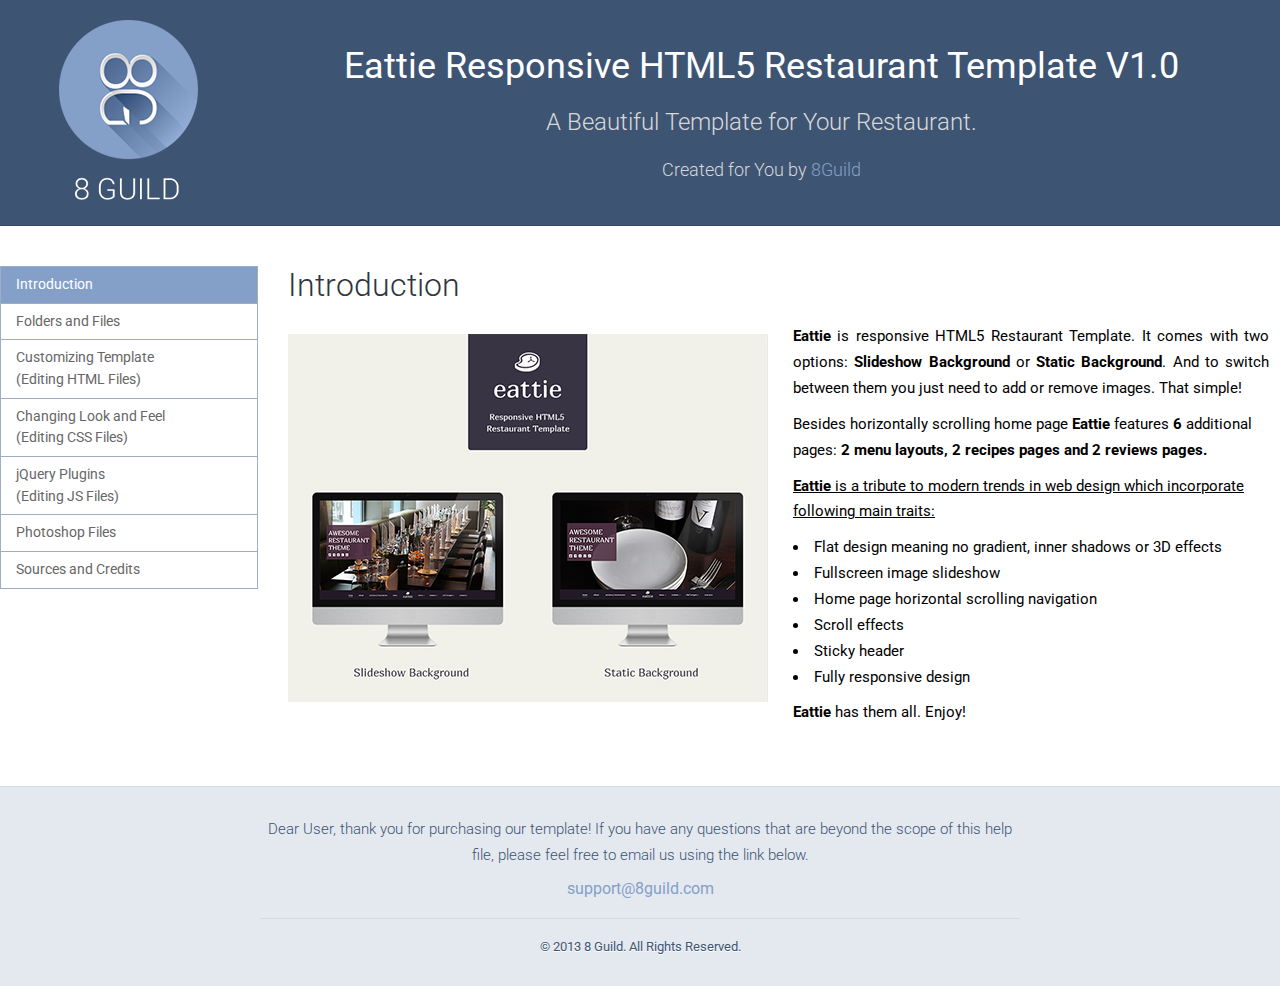
<file: Help/index.html>
<!DOCTYPE html>         
<html>
  <head>
    <meta charset="UTF-8">
    <title>Eattie User Guide</title>
    <link href='http://fonts.googleapis.com/css?family=Roboto:400,300,500,700' rel='stylesheet' type='text/css'>
    <link rel='stylesheet' href='css/style.css' type='text/css' media='all' />
  </head>

	<!--Body-->
  <body>
  	
    <!--Wrapper for Pushing Footer-->
    <div class="wrapper">
    
      <!--Header-->
      <div class="header">
        <div class="container">
        	<a class="logo" href="http://8guild.com" target="_blank"><img src="img/logo.png" alt="8 Guild"/></a>
          <div class="heading">
            <h1 class="normal">Eattie Responsive HTML5 Restaurant Template V1.0</h1>
            <h3>A Beautiful Template for Your Restaurant.</h3>
            <h5> Created for You by <a href="http://8guild.com" target="_blank">8Guild</a></h5>
          </div>
        </div>
      </div><!--Close Header-->
      
      <div class="container content">
      
        <div class="tabs">
          <ul class="tabs-links">
            <li><a href="#Introduction">Introduction</a></li>
            <li><a href="#FoldersFiles">Folders and Files</a></li>
            <li><a href="#EditHTML">Customizing Template<br/>(Editing HTML Files)</a></li>
            <li><a href="#EditCSS">Changing Look and Feel<br/>(Editing CSS Files)</a></li>
            <li><a href="#Plugins">jQuery Plugins<br/>(Editing JS Files)</a></li>
            <li><a href="#Photoshop">Photoshop Files</a></li>
            <li><a href="#Credits">Sources and Credits</a></li>
          </ul>
          <div class="tabs-panes">
          
            <!--Tabs Pane-->
            <div id="Introduction" class="tabs-pane">
              <h2>Introduction</h2>
              <div class="group">
                <img class="fltl" src="img/screenshots/introduction.jpg" alt="Introduction"/>
                <p class="justify"><strong>Eattie</strong> is responsive HTML5 Restaurant Template. It comes with two options: <strong>Slideshow Background</strong> or <strong>Static Background</strong>. And to switch between them you just need to add or remove images. That simple!</p>
                <p>Besides horizontally scrolling home page <strong>Eattie</strong> features <strong>6</strong> additional pages: <strong>2 menu layouts, 2 recipes pages and 2 reviews pages.</strong></p>
                <p class="underline"><strong>Eattie</strong> is a tribute to modern trends in web design which incorporate following main traits:</p>
                <ul class="inside">
                  <li>Flat design meaning no gradient, inner shadows or 3D effects</li>
                  <li>Fullscreen image slideshow</li>
                  <li>Home page horizontal scrolling navigation</li>
                  <li>Scroll effects</li>
                  <li>Sticky header</li>
                  <li>Fully responsive design</li>
                </ul>
                <p><strong>Eattie</strong> has them all. Enjoy!</p>
              </div>
            </div><!--/Tabs Pane-->
          
            <!--Tabs Pane-->
            <div id="FoldersFiles" class="tabs-pane">
              <h2>Folders and Files</h2>
              <table width="100%" border="1">
                <tr>
                  <th scope="col">File Path</th>
                  <th scope="col">Description</th>
                </tr>
                <tr>
                  <td>Main</td>
                  <td>Root folder</td>
                </tr>
                <tr>
                  <td>Main/PSD</td>
                  <td>
                  	PSD Folder includes all .psd files, <span class="underline">which are:</span><br/>
                    home.psd - Layered psd file of Home page;<br/>
                    menu1.psd - Layered psd file of 1 column Menu layout (Accordion)<br/>
                    menu2.psd - Layered psd file of 2 columns Menu layout;<br/>
                    recipes.psd - Layered psd file of Recipes page;<br/>
                    recipes-single.psd - Layered psd file of open recipe page;<br/>
                    reviews.psd - Layered psd file of Reviews page;<br/>
                    reviews-single.psd - Layered psd file of open review page;
                  </td>
                </tr>
                <tr>
                  <td>Main/Eattie</td>
                  <td>This folder includes all HTML, CSS, Javascript, Fonts and Image files of the template.</td>
                </tr>
                <tr>
                  <td>Main/Eattie/index.html</td>
                  <td>This is Template Option Page. This page is for demonstration purpose only. If you don't need it simply remove it.</td>
                </tr>
                <tr>
                  <td>Main/Eattie/home-slideshow.html</td>
                  <td>Background Slideshow Version of the template. If you decided to use Background Slideshow in Intro section this file is one you want to modify. And the first step is to change it's name from home-slideshow to index.html</td>
                </tr>
                <tr>
                  <td>Main/Eattie/home-static.html</td>
                  <td>Static Background Version of the template. If you decided to use Static Background in Intro section this file is one you need to modify. And the first step is to change it's name from home-static to index.html. The two versions has the same structure and code, the only difference is that in home-slideshow.html we used more than 1 image in Intro section. So if you redice the number of images to 1, it will behave as static background.</td>
                </tr>
                <tr>
                  <td>Main/Eattie/css</td>
                  <td>This folder includes all .css files. To change the appearance of the template you need to modify files: style.css.</td>
                </tr>
                <tr>
                  <td>Main/Eattie/js</td>
                  <td>This folder includes all .js files. To edit Javascript functionality of the template you need to modify files: scripts-main.js for Home (Main) page AND scripts-secondary.js for Other (Secondary) pages. It also includes 2 subfolders: libs and plugins</td>
                </tr>
                <tr>
                  <td>Main/Eattie/js/libs</td>
                  <td>This folder includes all JavaScript Libraries files like jQuery.</td>
                </tr>
                <tr>
                  <td>Main/Eattie/js/plugins</td>
                  <td>This folder includes all jQuery Plugins used in this template.</td>
                </tr>
                <tr>
                  <td>Main/Eattie/img</td>
                  <td>This folder includes all graphic assets of the template. When you need to change images, slides, backgrounds, etc..this is the place to go.</td>
                </tr>
                <tr>
                  <td>Main/Eattie/fonts</td>
                  <td>This folder includes Font Awsome generated Fonts. This is iconic font, that gives you customizable vector icons (more than 350 icons). For more information on how it works, please visit <a href="http://fontawesome.io/">Font Awsome Official Website</a></td>
                </tr>
              </table>
            </div><!--Close Tabs Pane-->
            
            <!--Tabs Pane-->
            <div id="EditHTML" class="tabs-pane">
              <h2>Customizing Template (Editing HTML Files)</h2>
              <h3>First Step</h3>
              <p>When you desided which version you are going to use, the first step to do to start customizing chosen template is to change file name from <strong>home-slideshow.html/home-static.html to index.html</strong>. This is important because when you upload your files to server it's automatically searching for index.html file to load.</p>
              <p>Another important thing to do is to change navigation links: <strong>home and logo links should point to index.html (now it's home-slideshow.html by default)</strong></p>
              <p>In order to avoid uploading extra content to the server you may remove some folders and files that are for Options (Demo) page: <strong>preview folder; preview-page.css.</strong></p>
              <h3>HTML Structure (Home Page)</h3>
              <p>HTML Code devided into sections that are represented by <strong>&lt;section&gt;</strong> tag. Each section is a block of content. Thus, if you want to change content of About block you do it in section with <strong>id=&#34;about&#34;</strong>. Document is properly commented so you won't get lost. Please note the <strong>id</strong> tags of each section correlate with <strong>anchors</strong> in the menu to allow scrolling navigation.</p>
              <pre><code>
                <span class="html-comment">&lt;!--Preloader--&gt;</span>
                &lt;div id=&#34;preloader&#34;&gt;
                  <span class="html-comment">&lt;!--Preloader Code Goes Here--&gt;</span>
                &lt;/div&gt;
                 
                <span class="html-comment">&lt;!--Intro Fullscreen Slideshow--&gt;</span>
                &lt;section class=&#34;intro-slideshow&#34; id=&#34;home&#34;&gt;
                  <span class="html-comment">&lt;!--Content Goes Here--&gt;</span>
                &lt;/section&gt;
                 
                <span class="html-comment">&lt;!--Intro Title--&gt;</span>
                &lt;section class=&#34;intro-title animated&#34;&gt;<span class="html-comment">&lt;!--class "animated" for animations (to disable animations simply remove it)--&gt;</span>
                  <span class="html-comment">&lt;!--Content Goes Here--&gt;</span>
                &lt;/section&gt;
                 
                <span class="html-comment">&lt;!--Wrapper--&gt;</span>
                &lt;div id=&#34;wrapper&#34;&gt;<span class="html-comment">&lt;!--wrapper div for all content, it's dynamically assigned margin top,<br/> 
                to ensure it doesn't overlap with the Intro Slideshow since it's position fixed--&gt;</span>
                
                    <span class="html-comment">&lt;!--Header--&gt;</span>
                    &lt;header class=&#34;sticky&#34;&gt;
                      <span class="html-comment">&lt;!--Header/Navigation Content Goes Here--&gt;</span>
                    &lt;/header&gt;
                     
                    <span class="html-comment">&lt;!--About--&gt;</span>
                    &lt;section class=&#34;block about&#34; id=&#34;about&#34;&gt;
                      <span class="html-comment">&lt;!--Content Goes Here--&gt;</span>
                    &lt;/section&gt;
                     
                    <span class="html-comment">&lt;!--Services Reservation--&gt;</span>
                    &lt;section class=&#34;block reservation&#34; id=&#34;serv-reservation&#34;&gt;
                        <span class="html-comment">&lt;!--Tabs--&gt;</span>
                        &lt;div class=&#34;tab-content&#34;&gt;
                            <span class="html-comment">&lt;!--Tabs Content Goes Here--&gt;</span>
                        &lt;/div&gt;
                    &lt;/section&gt;
                     
                    <span class="html-comment">&lt;!--News--&gt;</span>
                    &lt;section class=&#34;block news&#34; id=&#34;news&#34;&gt;
                      <span class="html-comment">&lt;!--Content Goes Here--&gt;</span>
                    &lt;/section&gt;
                     
                    <span class="html-comment">&lt;!--App Presentation--&gt;</span>
                    &lt;section class=&#34;block app&#34;&gt;
                      <span class="html-comment">&lt;!--Content Goes Here--&gt;</span>
                    &lt;/section&gt;
                    
                    <span class="html-comment">&lt;!--Contacts--&gt;</span>
                    &lt;section class=&#34;block contacts&#34; id=&#34;contacts&#34;&gt;
                      <span class="html-comment">&lt;!--Content Goes Here--&gt;</span>
                    &lt;/section&gt;
                     
                    <span class="html-comment">&lt;!--Footer--&gt;</span>
                    &lt;footer&gt;
                      <span class="html-comment">&lt;!--Footer Content Goes Here--&gt;</span>
                    &lt;/footer&gt;
                  
                &lt;/div&gt;<span class="html-comment">&lt;!--Close Wrapper--&gt;</span>
                 
              </code></pre>
              
              <h3>Replacing Images and Slides</h3>
              <h4>Intro Background Slideshow</h4>
              <p>To change slides in the Intro Background Slideshow you need to go to <strong>Eattie / img / intro</strong></p>
              <p>The slides size we used are: <strong>2560x1536px</strong> in order to give sharp look on big screens. You can add pictures with smaller resolution to facilitate your needs.</p>
              <p>To add/remove slides you need to edit HTML code below. Please note that if leave only one slide you disable slideshow and Intro section will become static background image. Each slide represented by <strong>&lt;li&gt; tag</strong>.</p>
              <pre><code>
                <span class="html-comment">&lt;!--Intro Fullscreen Slideshow--&gt;</span>
                  &lt;section class=&#34;intro-slideshow&#34; id=&#34;home&#34;&gt;
                     &lt;ul&gt;
                        &lt;li style="background-image: url(img/intro/1.jpg)"&gt;&lt;/li&gt;
                        &lt;li style="background-image: url(img/intro/2.jpg)"&gt;&lt;/li&gt;
                        &lt;li style="background-image: url(img/intro/3.jpg)"&gt;&lt;/li&gt;
                     &lt;/ul&gt;
                  &lt;/section&gt;
              </code></pre>
              <h4>About Section Images</h4>
              <p>To change images in the About section you need to go to <strong>Eattie / img / about</strong></p>
              <p>The slides size we used are: <strong>2560x570px</strong> in order to give sharp look on big screens. You can add pictures with smaller resolution <strong>(height should stay 570px)</strong> to facilitate your needs.</p>
              <p>To add/remove slides you need to edit HTML code below. <strong>Please note the number of divs in "info-slider" and number of images in "about-slider-inner" should be the same, since it's two sliders in one.</strong></p>
              <pre><code>
                  &lt;div class=&#34;info-slider&#34;&gt;
                     &lt;div&gt;
                     	...
                     &lt;/div&gt;
                  &lt;/div&gt;
                  
                  &lt;div class=&#34;about-slider-inner&#34;&gt;
                    &lt;div&gt;&lt;img src="img/about/1.jpg" width="1920" height="570" alt="Slide1"/&gt;&lt;/div&gt;
                    &lt;div&gt;&lt;img src="img/about/2.jpg" width="1920" height="570" alt="Slide2"/&gt;&lt;/div&gt;
                    &lt;div&gt;&lt;img src="img/about/3.jpg" width="1920" height="570" alt="Slide3"/&gt;&lt;/div&gt;
                  &lt;/div&gt;
              </code></pre>
              <h4>Menu (1 column layout) / Reviews</h4>
              <p>To change background images in the <strong>Menu</strong> you need to go to <strong>Eattie / img / menu</strong></p>
              <p>To change background images in the <strong>Recipes</strong> you need to go to <strong>Eattie / img / recipes</strong></p>
              <p><strong>Please note the number of <strong>Menu / Recipes items</strong> should be exactly the same as divs in <strong>&lt;div class="fsbg"&gt;</strong></strong></p>
              <p>To add/remove images you need to edit HTML code below:</p>
              <pre><code>
                &lt;div class="fsbg"&gt;
                
                  &lt;--The id (like id="r_1") of the div element should correspond with the rel attribute (like rel="r_1") of the link below.--&gt;
                  
                  &lt;div class="visible" style="background-image: url(img/menu/default.jpg)"&gt;&lt;/div&gt;
                  &lt;div id="m_1" style="background: url(img/menu/m_1.jpg)"&gt;&lt;/div&gt;
                  &lt;div id="m_2" style="background: url(img/menu/m_2.jpg)"&gt;&lt;/div&gt;
                  ......
                  
                &lt;/div&gt;
              </code></pre>
              <h3>Changing Social Icons</h3>
              <p>There are two places where you find social icons in the template: <strong>Intro Title Section; Footer</strong>. They are Font Awsome icons which means you can easily change them by replacing <strong>fa-iconName class.</strong></p>
              <p>For the full list of possible icon classes please visit <a href="http://fontawesome.io/icons/">http://fontawesome.io/icons/</a></p>
              <h3>Disabling / Changing Scroll Animations</h3>
              <p>If you want to disable content animations on scroll you simply need to remove <strong>"animation" class</strong> from the element.</p>
              <p>In order to change animation effects you need to find the element and edit <strong>attribute "data-animation="AnimationName"".</strong> We included <strong>animate.css</strong> library, so to see the full list of animations please visit <a href="http://daneden.github.io/animate.css/" target="_blank">http://daneden.github.io/animate.css/</a></p>
            </div><!--/Tabs Pane-->
            
            <!--Tabs Pane-->
            <div id="EditCSS" class="tabs-pane">
              <h2>Changing Look and Feel (Editing CSS Files)</h2>
              <p>There are two CSS files that affect this template: <strong>bootstrap.min.css; style.css</strong>.</p>
              <p><strong>bootstrap.min.css</strong> - is Bootstrap 3.0 .css file which enables responsiveness. It's template totally based on Bootstrap 3.0 grid. To learn more about Bootstrap 3.0 please visit <a href="http://getbootstrap.com/" target="_blank">http://getbootstrap.com/</a></p>
              <p><strong>style.css</strong> - is the stylesheet with all styles relating to this template. So whatever you need to change, change it here.</p>
              <h3>Changing Typography</h3>
              <p>To change typography styles you need to go to <strong>"Global Styles"</strong> section of the .css file. It's line #33. Here you can globally change <strong>font, font color, font size, paragraphs styles.</strong></p>
              <pre><code>
                <span class="html-comment">/*Global Styles*/</span>
                  body {
                    font-family: 'Marmelad', Arial, Helvetica, sans-serif;
                  }
                  p {
                    font: 0.9em 'PT Sans', Arial, Helvetica, sans-serif;
                    text-align: justify;
                  }
                  ...................................................
              </code></pre>
              <h3>Changing Headings</h3>
              <p>In order to change <strong>size/font size</strong> of headings you need to edit following rules:</p>
              <pre><code>
                .block .heading {
                  text-align: center;
                  padding: 24px 20px;
                }
                .block .heading h2 {
                  color: #fff;
                  font-size: 1.5em;
                }
                ...................................................
              </code></pre>
              <p>In order to change <strong>background color/font color</strong> of headings you need to edit rules of individual section. For example, if you need to change background color/font color of About Section Heading you edit following rules*:</p>
              <pre><code>
                .about .heading {
                  color: #393443;
                  background-color: #393443;
                }
              </code></pre>
              <p>*It is the same for other content sections, just instead of .about class used other class names according to the name of the section.</p>
              <h3>Changing Background Slideshow Transition Animations</h3>
              <p>If you need to change Background Slideshow transition animations you will do this in <strong>"Intro Fullscreen Slideshow" section of the style.css file (line #116)</strong>. Since it's pure CSS3 transitions just edit code below:</p>
              <pre><code>
                <span class="html-comment">/*Intro Fullscreen Slideshow*/</span>
                ...................................................
                  .intro-slideshow ul li.current {
                    opacity: 1;
                    filter: alpha(opacity=100);/*for ie8*/
                  }
                ...................................................
              </code></pre>
              <h3>Changing Forms Styles</h3>
              <p>You can globally change the look of the form inputs in <strong>"Forms" section of the style.css file (line #716)</strong>.</p>
              <h3>Changing Other Styles</h3>
              <p>CSS files segmented and commented the same way as HTML files. So, for example, if you want to change Footer styles you need to go to the relevant section in the CSS file.</p>
            </div><!--/Tabs Pane-->
            
            <!--Tabs Pane-->
            <div id="Plugins" class="tabs-pane">
              <h2>jQuery Plugins (Editing JS Files)</h2>
              <h3>Plugins Used</h3>
              <p>While creating this template we used some Javascript (jQuery) plugins to extend its functionality:<strong>*</strong></p>
              <p><strong><a href="http://jquery.com/" target="_blank">jQuery v1.10.2</a></strong> - most popular feature-rich JavaScript library.</p>
              <p><strong><a href="http://jqueryui.com/datepicker/" target="_blank">jQuery UI Datepicker</a></strong> - most popular jQuery UI library.</p>
              <p><strong><a href="http://gsgd.co.uk/sandbox/jquery/easing/" target="_blank">jQuery Easing v1.3</a></strong> - add-on for jQuery to create nice easing effects.</p>
              <p><strong><a href="http://modernizr.com/" target="_blank">Modernizr</a></strong> - JavaScript library that detects HTML5 and CSS3 features in the user’s browser.</p>
              <p><strong><a href="https://github.com/scottjehl/Respond" target="_blank">Respong.js</a></strong> - script enables responsive web designs in browsers that don't support CSS3 Media Queries - in particular, Internet Explorer 8 and under.</p>
              <p><strong><a href="http://labs.rampinteractive.co.uk/touchSwipe/demos/" target="_blank">TouchSwipe</a></strong> - Plugin that enables touch/swipe functionality on mobile devices.</p>
              <p><strong><a href="http://jquery.malsup.com/cycle/" target="_blank">jQuery Cycle</a></strong> - jQuery Slideshow Plugin.</p>
              <p><strong><a href="http://imakewebthings.com/jquery-waypoints/" target="_blank">jQuery Waypoints</a></strong> - plugin that makes it easy to execute a function whenever you scroll to an element.</p>
              <p><strong><a href="http://jqueryvalidation.org/" target="_blank">jQuery Validate</a></strong> -  Clientside Form Validation Plugin.</p>
              <p><strong><a href="https://github.com/jonthornton/jquery-timepicker" target="_blank">jQuery Timepicker</a></strong> -  Lightweight Timepicker Plugin.</p>
              <p><strong>*</strong>To get more detailed information about how to use / customize these plugins please visit their official websites.</p>
              <p><strong>Please be informed that we DO NOT provide support to any third party plugin's. We can only answer simple usage questions or issues related to incompatibility with the template.</strong></p>
              <h3>Editing JS Files</h3>
              <p>Like with HTML and CSS files to customize the JavaScript functionality of the template you need to edit <strong>scripts-main.js file for Home page</strong> and <strong>scripts-secondary.js file for Other (Secondary) pages</strong>.</p>
              <p>These files holding all custom JavaScript code for the template. They are properly commented so you easily find nesessary code snippet to modify.</p>
              <h3>Changing Background Slideshow Delay Time</h3>
              <p>If you want to change delay time of Fullscreen Background Slideshow you need to go to <strong>main / Eattie / js / scripts-main.js</strong> to section called "Intro Fullscreen Slideshow Function" and edit figure in bold (value 700ms = 7s).</p>
              <pre><code>
                <span class="html-comment">/*Intro Fullscreen Slideshow Function*/</span>
                var slider = {
                    currentSlide: 0,
                    currentTitle: 0,
                    <strong>timeOut: 7000,</strong>
                ...................................................
              </code></pre>
            </div><!--/Tabs Pane-->
            
            <!--Tabs Pane-->
            <div id="Photoshop" class="tabs-pane">
              <h2>Photoshop Files</h2>
              <p>All Photoshop files related to this template you will find in the <strong>PSD folder</strong>.</p>
              <p class="underline">There are 7 .psd files:</p>
              <p><strong>home.psd</strong> - Layered psd file of Home page;</p>
              <p><strong>menu1.psd</strong> - Layered psd file of 1 column Menu layout (Accordion);</p>
              <p><strong>menu2.psd</strong> - Layered psd file of 2 columns Menu layout;</p>
              <p><strong>recipes.psd</strong> - Layered psd file of Recipes page;</p>
              <p><strong>recipes-single.psd</strong> - Layered psd file of open recipe page;</p>
              <p><strong>reviews.psd</strong> - Layered psd file of Reviews page;</p>
              <p><strong>reviews-single.psd</strong> - Layered psd file of open review page;</p> 
              <h3>Photoshop Layers</h3>
              <p>All layers are grouped and named according to content blocks of the template. So it will be easy to spot the piece of content you want to modify.</p>
              <img src="img/screenshots/photoshop_layers.jpg" alt="Photoshop Layers"/>
              <p>To learn more about how to use Photoshop to edit images and graphics we recommend <a href="http://tv.adobe.com/videos/photoshop/" target="_blank"><strong>Photoshop on Adobe TV</strong></a></p>
            </div><!--/Tabs Pane-->
            
            <!--Tabs Pane-->
            <div id="Credits" class="tabs-pane">
              <h2>Sources and Credits</h2>
              <p>While making this theme we used third party images, icons, fonts, etc... and want to thank their creators:</p>
              <ul>
              	<li>Pictures, icons, mockups:<br/>
                	<a href="http://dribbble.com/shots/955745-Cooking-Icons?list=searches" target="_blank">http://dribbble.com/shots/955745-Cooking-Icons?list=searches</a><br/>
                  <a href="http://yummicon.com/" target="_blank">http://yummicon.com/</a><br/>
                	<a href="http://medialoot.com/item/thin-vector-christmas-icons/" target="_blank">http://medialoot.com/item/thin-vector-christmas-icons/</a><br/>
                	<a href="http://dribbble.com/shots/829545--PSD-iMac-MacBook-Retina?list=searches" target="_blank">http://dribbble.com/shots/829545--PSD-iMac-MacBook-Retina?list=searches</a><br/>
                	<a href="http://www.flickr.com/photos/rpavich/11457322316/" target="_blank">http://www.flickr.com/photos/rpavich/11457322316/</a><br/>
                	<a href="http://www.flickr.com/photos/jseita/11112852645/" target="_blank">http://www.flickr.com/photos/jseita/11112852645/</a><br/>
                	<a href="http://www.flickr.com/photos/vauvau/4311612078/" target="_blank">http://www.flickr.com/photos/vauvau/4311612078/</a><br/>
                	<a href="http://pixabay.com/en/" target="_blank">http://pixabay.com/en/</a><br/>
                </li>
              	<li>FontAwsome icons <a href="http://fontawesome.io/" target="_blank">http://fontawesome.io</a></li>
              	<li>Bootstrap 3.0 <a href="http://getbootstrap.com/" target="_blank">http://getbootstrap.com/</a></li>
              	<li>jQuery Library <a href="http://jquery.com/" target="_blank">http://jquery.com</a></li>
              	<li>jQuery Easing Plugin <a href="http://gsgd.co.uk/sandbox/jquery/easing/" target="_blank">http://gsgd.co.uk/sandbox/jquery/easing</a></li>
              	<li>Modernizr <a href="http://modernizr.com/" target="_blank">http://modernizr.com</a></li>
              	<li>Respong.js <a href="https://github.com/scottjehl/Respond" target="_blank">https://github.com/scottjehl/Respond</a></li>
              	<li>jQuery UI (Datepicker) <a href="http://jqueryui.com/datepicker/" target="_blank">http://jqueryui.com/datepicker/</a></li>
              	<li>Timepicker <a href="https://github.com/jonthornton/jquery-timepicker" target="_blank">https://github.com/jonthornton/jquery-timepicker</a></li>
              	<li>jQuery Cycle <a href="http://jquery.malsup.com/cycle/" target="_blank">http://jquery.malsup.com/cycle/</a></li>
              	<li>jQuery touchSwipe <a href="http://labs.rampinteractive.co.uk/touchSwipe/demos/" target="_blank">http://labs.rampinteractive.co.uk/touchSwipe/demos/</a></li>
              	<li>jQuery Waypoints <a href="http://imakewebthings.com/jquery-waypoints/" target="_blank">http://imakewebthings.com/jquery-waypoints/</a></li>
              	<li>jQuery Raty <a href="http://wbotelhos.com/raty/" target="_blank">http://wbotelhos.com/raty/</a></li>
              	<li>jQuery Validation <a href="http://jqueryvalidation.org/" target="_blank">http://jqueryvalidation.org/</a></li>
              </ul>
              <p><strong>All the third-party assets used in this template are free for personal and commercial use.</strong></p>
            </div><!--/Tabs Pane-->
            
          </div><!-- Close all Panes -->
        </div>
      </div><!-- Close Container -->
    
    </div><!--Close Wrapper-->
    
    <!--Footer-->
    <div class="footer">
      <div class="container">
        <div class="support-message">
          <p>Dear User, thank you for purchasing our template!  If you have any questions that are beyond the scope of this help file, please feel free to email us using the link below.</p>
          <a class="normal" href="mailto:support@8guild.com">support@8guild.com</a>
        </div>
          <div class="copyright">&copy; 2013 8 Guild. All Rights Reserved.</div>
      </div>
    </div><!--Close Footer-->
  
  </body><!--Close Body-->
  
  <!--Javascript-->
	<script src="js/jquery.min.js"></script>
  <script type="text/javascript" src="js/jquery-ui.min.js"></script>
  <script type="text/javascript" src="js/scripts.js"></script>
  
</html>
</file>
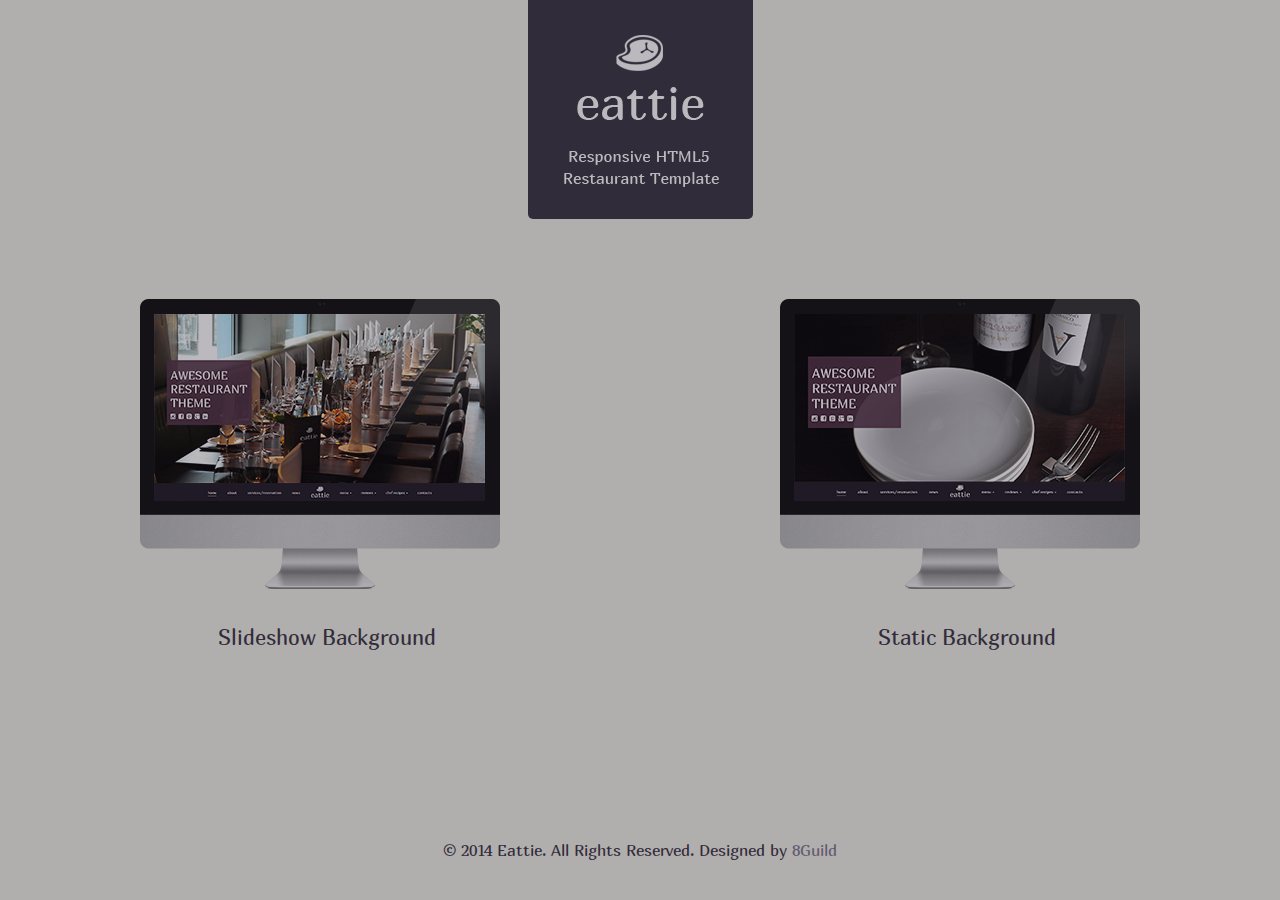
<file: index-old.html>
<!doctype html>
<html>
  <head>
    <meta charset="utf-8">
    <title>Eattie - Restaurant HTML Template</title>
    <meta name="description" content="Responsive Restaurant HTML Template" />
		<meta name="keywords" content="responsive html template, restaurant, cafe, bootstrap 3.0, css, jquery" />
		<meta name="author" content="8Guild" />
    <meta name="viewport" content="width=device-width, initial-scale=1.0, maximum-scale=1.0, user-scalable=no" />
    <!--Favicon-->
    <link rel="shortcut icon" href="favicon.ico" type="image/x-icon">
    <link rel="icon" href="favicon.ico" type="image/x-icon">
    <!--Google Fonts-->
    <link href='http://fonts.googleapis.com/css?family=Marmelad' rel='stylesheet' type='text/css'>
    <!--Icons Fonts-->
    <link href="css/font-awesome.min.css" rel="stylesheet" media="screen">
    <!-- Custom styles -->
    <link href="css/preview-page.css" rel="stylesheet" media="screen">
    <!--Javascript (jQuery)-->
		<script src="js/libs/jquery-1.10.2.min.js"></script>
    <!--[if lt IE 9]>
      <script src="js/plugins/respond.min.js"></script>
    <![endif]-->
  </head>
	
  <!--Body-->
  <body>
  
  	<!-- Preloader -->
    <div id="preloader">
      <div id="status">
        <img class="svg" src="img/logo-big.svg" width="133" height="120" alt="Eattie"/>
        <img class="png" src="img/logo-big.png" width="133" height="120" alt="Eattie"/>
        <div id="fountainG">
          <div id="fountainG_1" class="fountainG"></div>
          <div id="fountainG_2" class="fountainG"></div>
          <div id="fountainG_3" class="fountainG"></div>
          <div id="fountainG_4" class="fountainG"></div>
          <div id="fountainG_5" class="fountainG"></div>
          <div id="fountainG_6" class="fountainG"></div>
          <div id="fountainG_7" class="fountainG"></div>
          <div id="fountainG_8" class="fountainG"></div>
        </div>
      </div>
    </div>
    
    <!--Content-->
  	<div class="container">
    	<div class="logo animated"><img src="img/preview/logo.png" width="225" height="165" alt="Eattie"/></div>
      <div class="group">
        <div class="col col-left animated">
          <a href="home-slideshow.html">
            <div class="glare"></div>
          	<div class="mask">
            	<i class="fa fa-external-link"></i>
              <img src="img/preview/screen1.png" width="331" height="187" alt="Slideshow Background"/>
            </div>
            <h2>Slideshow Background</h2>
          </a>
        </div>
        <div class="col col-right animated">
          <a href="home-static.html">
            <div class="glare"></div>
          	<div class="mask">
            	<i class="fa fa-external-link"></i>
              <img src="img/preview/screen2.png" width="331" height="187" alt="Video Background"/>
            </div>
            <h2>Static Background</h2>
          </a>
        </div>
      </div>
    </div>
    
    <!--Footer-->
    <div class="footer animated">
    	<div class="copyright">&copy; 2014 Eattie. All Rights Reserved. Designed by  <a href="http://8guild.com/" target="_blank">8Guild</a></div>
    </div>
    
    <!--/*Preloading Animation*/-->
    <script>
			$(window).load(function() {
				$('#status').fadeOut();
				$('#preloader').delay(300).fadeOut('slow');
				$('body').delay(300).css({'overflow':'visible'});
				setTimeout(function(){$('.col-left').addClass('fadeInLeft');},300);
				setTimeout(function(){$('.col-right').addClass('fadeInRight');},300);
				setTimeout(function(){$('.logo').addClass('slideInDown');},300);
				setTimeout(function(){$('.footer').addClass('fadeIn');},300);
			});
    </script>
  </body><!--/Body-->
</html>
</file>
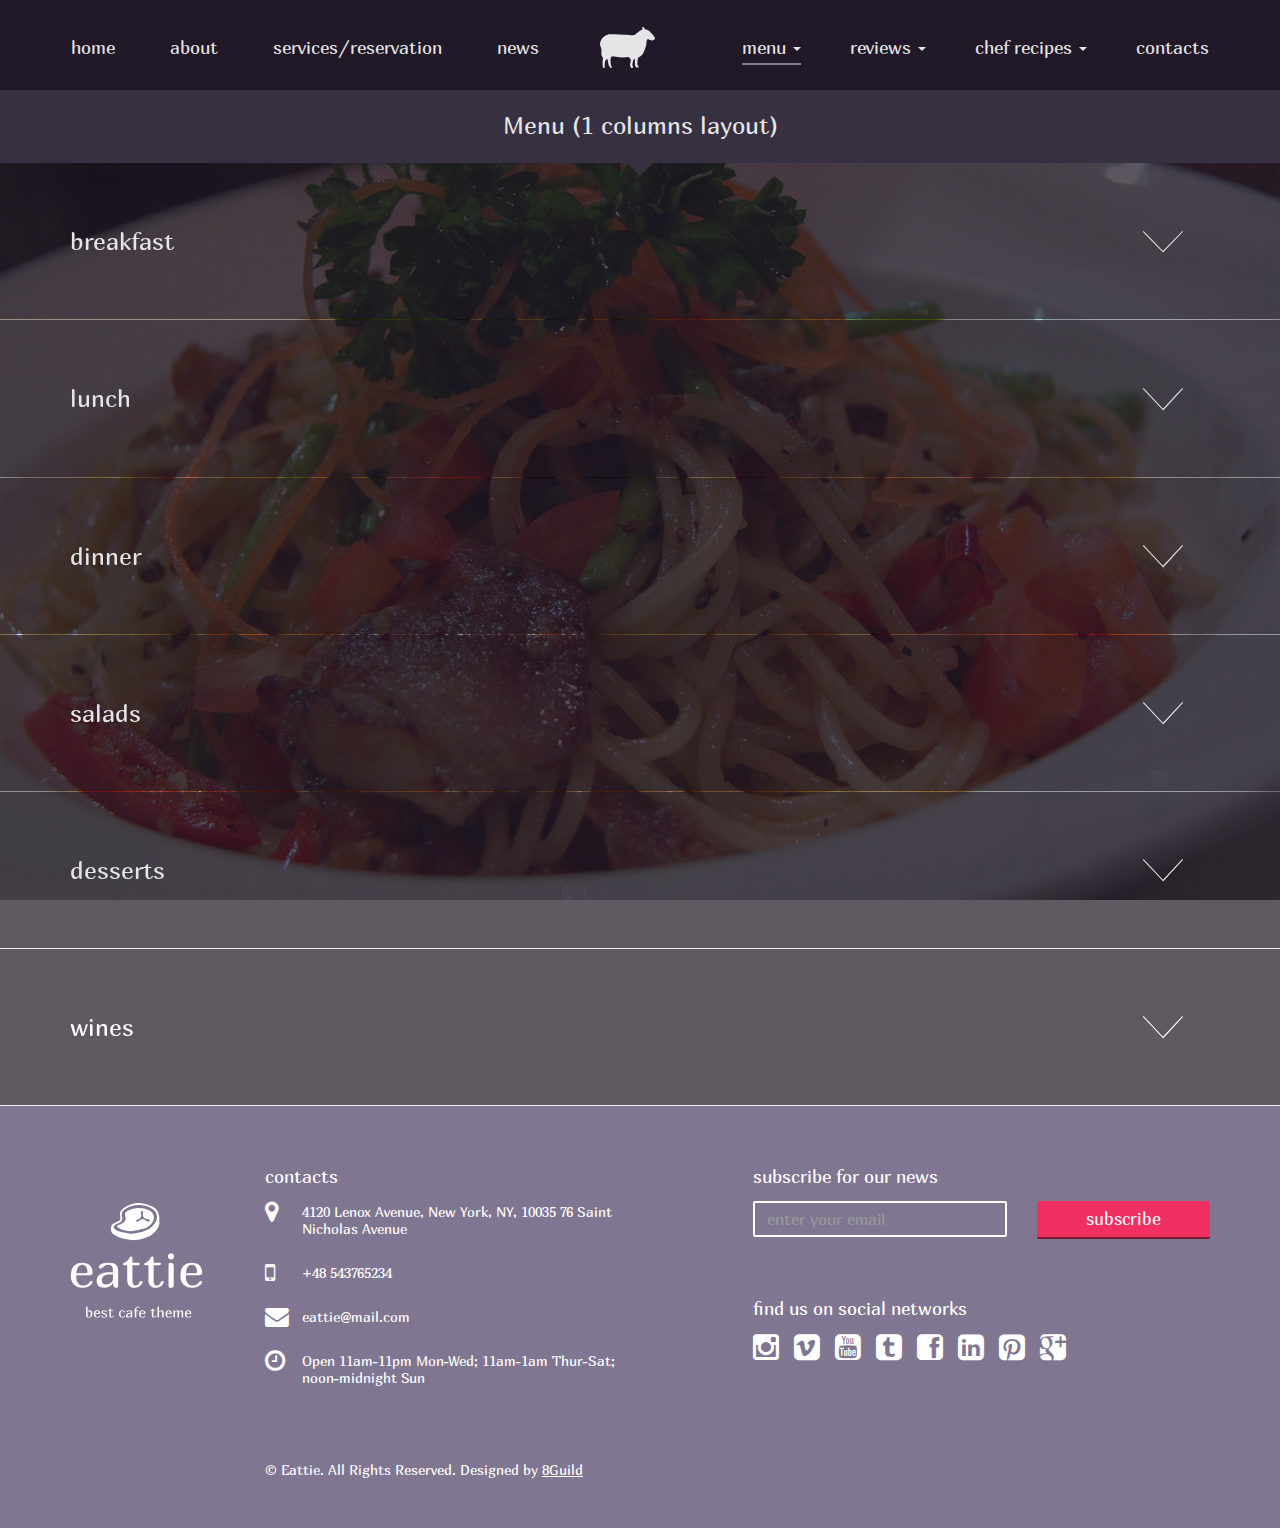
<file: menu1.html>
<!doctype html>
<!--Conditionals for IE8-9 Support-->
<!--[if IE 8]><html lang="en" class="ie ie8"><![endif]-->
<!--[if IE 9]><html lang="en" class="ie ie9"><![endif]-->
<html>
  <head>
    <meta charset="utf-8">
    <title>Eattie - Restaurant HTML Template</title>
    <meta name="description" content="Responsive Restaurant HTML Template" />
		<meta name="keywords" content="responsive html template, restaurant, cafe, bootstrap 3.0, css, jquery" />
		<meta name="author" content="8Guild" />
    <meta name="viewport" content="width=device-width, initial-scale=1.0, maximum-scale=1.0, user-scalable=no" />
    <!--Favicon-->
    <link rel="shortcut icon" href="favicon.ico" type="image/x-icon">
    <link rel="icon" href="favicon.ico" type="image/x-icon">
    <!--Google Fonts-->
    <link href='http://fonts.googleapis.com/css?family=Marmelad' rel='stylesheet' type='text/css'>
    <link href='http://fonts.googleapis.com/css?family=PT+Sans:400,700' rel='stylesheet' type='text/css'>
    <!--Bootstrap 3.0.3-->
    <link href="css/bootstrap.min.css" rel="stylesheet" media="screen">
    <!--Icons Fonts-->
    <link href="css/font-awesome.min.css" rel="stylesheet" media="screen">
    <!-- Custom styles -->
    <link href="css/style.css" rel="stylesheet" type="text/css">
    <!--Modernizr-->
		<script src="js/libs/modernizr.custom.js"></script>
    <!--Adding Media Queries Support for IE8-->
    <!--[if lt IE 9]>
      <script src="js/plugins/respond.min.js"></script>
    <![endif]-->
  </head>
  
  <!--Body-->
  <body>
  
  	<!-- Preloader -->
    <div id="preloader">
      <div id="status">
        <img class="svg" src="img/logo-big.svg" width="133" height="120" alt="Eattie"/>
        <img class="png" src="img/logo-big.png" width="133" height="120" alt="Eattie"/>
        <div id="fountainG">
          <div id="fountainG_1" class="fountainG"></div>
          <div id="fountainG_2" class="fountainG"></div>
          <div id="fountainG_3" class="fountainG"></div>
          <div id="fountainG_4" class="fountainG"></div>
          <div id="fountainG_5" class="fountainG"></div>
          <div id="fountainG_6" class="fountainG"></div>
          <div id="fountainG_7" class="fountainG"></div>
          <div id="fountainG_8" class="fountainG"></div>
        </div>
      </div>
    </div>

    <!--Header-->
    <header class="pinned"><!--By adding "pinned" class we pinned header to the top of the window-->
      <div class="container">
        <a class="logo" href="home-slideshow.html"></a>
        
        <!--Navigation-->
        <nav class="navbar" role="navigation">
          <div class="navbar-header">
            <button type="button" class="navbar-toggle" data-toggle="collapse" data-target="#navi-collapse">
              <span class="sr-only">Toggle navigation</span>
              <span class="icon-bar"></span>
              <span class="icon-bar"></span>
              <span class="icon-bar"></span>
            </button>
          </div>
          <div class="collapse navbar-collapse" id="navi-collapse">
            <ul class="nav navbar-nav nav-left">
              <li><a href="home-slideshow.html">home</a></li>
              <li><a href="home-slideshow.html#about">about</a></li>
              <li><a href="home-slideshow.html#serv-reservation">services/reservation</a></li>
              <li class="last"><a href="home-slideshow.html#news">news</a></li>
            </ul>
            <ul class="nav navbar-nav nav-right">
              <li class="dropdown active">
                <a href="#" class="dropdown-toggle" data-toggle="dropdown">menu <b class="caret"></b></a>
                <ul class="dropdown-menu">
                  <li><a href="menu1.html">1 column layout</a></li>
                  <li><a href="menu2.html">2 columns layout</a></li>
                </ul>
              </li>
              <li class="dropdown">
                <a href="#" class="dropdown-toggle" data-toggle="dropdown">reviews <b class="caret"></b></a>
                <ul class="dropdown-menu">
                  <li><a href="reviews.html">reviews list</a></li>
                  <li><a href="reviews-single.html">reviews single</a></li>
                </ul>
              </li>
              <li class="dropdown">
                <a href="#" class="dropdown-toggle" data-toggle="dropdown">chef recipes <b class="caret"></b></a>
                <ul class="dropdown-menu">
                  <li><a href="recipes.html">chef recipes list</a></li>
                  <li><a href="recipes-single.html">chef recipes single</a></li>
                </ul>
              </li>
              <li class="last"><a href="home-slideshow.html#contacts">contacts</a></li>
            </ul>
          </div><!-- /.navbar-collapse -->
        </nav><!--Close Navigation -->
      </div>
    </header>
    
    <!--Menu (1 column layout Accordion)-->
    <section class="block menu1">
      <div class="fsbg">
        <!--The id (like id="r_1") of the div element should correspond with the rel attribute (like rel="r_1") of the link below. Thus we connect link with background image-->
        <div class="visible" style="background-image: url(img/menu/default.jpg)"></div><!--Generic Default Image not connected with any recipe-->
        <div id="m_1" style="background: url(img/menu/m_1.jpg)"></div>
        <div id="m_2" style="background: url(img/menu/m_2.jpg)"></div>
        <div id="m_3" style="background: url(img/menu/m_3.jpg)"></div>
        <div id="m_4" style="background: url(img/menu/m_4.jpg)"></div>
        <div id="m_5" style="background: url(img/menu/m_5.jpg)"></div>
        <div id="m_6" style="background: url(img/menu/m_6.jpg)"></div>
      </div>
      <div class="heading"><h2>Menu (1 columns layout)</h2><span class="triangle"></span></div>
      <div class="panel-group" id="accordion">
      
      	<!--Breakfast-->
        <div class="panel">
          <a class="panel-heading collapsed" data-toggle="collapse" data-parent="#accordion" data-menu="m_1" href="#menu1">
          	<div class="bg"></div>
          	<div class="container">
              <h3>breakfast</h3>
              <span class="arrowDown"></span>
            </div>
          </a>
          <div id="menu1" class="panel-collapse collapse"><!--href attribute of the link above should correspond with id of current div-->
            <div class="panel-body">
            	<div class="container">
              	<div class="row">
                	<div class="col-lg-12">
                    <div class="menu-block">
                      <div class="item">
                        <h4>Soft-Boiled Organic Egg</h4>
                        <p>with "soldiers"</p>
                        <span class="price">5 .00</span>
                      </div>
                      <div class="item">
                        <h4>Omelette</h4>
                        <p>plain or additional toppings</p>
                        <span class="price">8 .00</span>
                      </div>
                      <div class="item">
                        <h4>Breakfast Plate</h4>
                        <p>Two eggs, sausage or bacon, grits</p>
                        <span class="price">20 .00</span>
                      </div>
                      <div class="item">
                        <h4>Sour Cream Hazelnut Waffles</h4>
                        <p>with warm berries</p>
                        <span class="price">13 .00</span>
                      </div>
                      <div class="item">
                        <h4>Scratch Biscuits</h4>
                        <p>plain or with sausage</p>
                        <span class="price">10 .00</span>
                      </div>
                    </div>
                  </div>
                </div>
              </div>
            </div>
          </div>
        </div>
        
        <!--Lunch-->
        <div class="panel">
          <a class="panel-heading collapsed" data-toggle="collapse" data-parent="#accordion" data-menu="m_2" href="#menu2">
          	<div class="bg"></div>
          	<div class="container">
              <h3>lunch</h3>
              <span class="arrowDown"></span>
            </div>
          </a>
          <div id="menu2" class="panel-collapse collapse"><!--href attribute of the link above should correspond with id of current div-->
            <div class="panel-body">
            	<div class="container">
              	<div class="row">
                	<div class="col-lg-12">
                    <div class="menu-block">
                      <div class="item">
                        <h4>Menu Item #1</h4>
                        <p>Sed ut perspiciatis unde omnis</p>
                        <span class="price">10 .00</span>
                      </div>
                      <div class="item">
                        <h4>Menu Item #2</h4>
                        <p>Lorem ipsum</p>
                        <span class="price">12 .00</span>
                      </div>
                      <div class="item">
                        <h4>Menu Item #3</h4>
                        <p>Sed ut perspiciatis unde omnis</p>
                        <span class="price">18 .00</span>
                      </div>
                      <div class="item">
                        <h4>Menu Item #4</h4>
                        <p>Lorem ipsum</p>
                        <span class="price">10 .00</span>
                      </div>
                      <div class="item">
                        <h4>Menu Item #5</h4>
                        <p>Sed ut perspiciatis unde omnis</p>
                        <span class="price">15 .00</span>
                      </div>
                    </div>
                  </div>
                </div>
              </div>
            </div>
          </div>
        </div>
        
        <!--Dinner-->
        <div class="panel">
          <a class="panel-heading collapsed" data-toggle="collapse" data-parent="#accordion" data-menu="m_3" href="#menu3">
          	<div class="bg"></div>
          	<div class="container">
              <h3>dinner</h3>
              <span class="arrowDown"></span>
            </div>
          </a>
          <div id="menu3" class="panel-collapse collapse"><!--href attribute of the link above should correspond with id of current div-->
            <div class="panel-body">
            	<div class="container">
              	<div class="row">
                	<div class="col-lg-12">
                    <div class="menu-block">
                      <div class="item">
                        <h4>Menu Item #1</h4>
                        <p>Sed ut perspiciatis unde omnis</p>
                        <span class="price">10 .00</span>
                      </div>
                      <div class="item">
                        <h4>Menu Item #2</h4>
                        <p>Lorem ipsum</p>
                        <span class="price">12 .00</span>
                      </div>
                      <div class="item">
                        <h4>Menu Item #3</h4>
                        <p>Sed ut perspiciatis unde omnis</p>
                        <span class="price">18 .00</span>
                      </div>
                      <div class="item">
                        <h4>Menu Item #4</h4>
                        <p>Lorem ipsum</p>
                        <span class="price">10 .00</span>
                      </div>
                      <div class="item">
                        <h4>Menu Item #5</h4>
                        <p>Sed ut perspiciatis unde omnis</p>
                        <span class="price">15 .00</span>
                      </div>
                    </div>
                  </div>
                </div>
              </div>
            </div>
          </div>
        </div>
        
        <!--Salads-->
        <div class="panel">
          <a class="panel-heading collapsed" data-toggle="collapse" data-parent="#accordion" data-menu="m_4" href="#menu5">
          	<div class="bg"></div>
          	<div class="container">
              <h3>salads</h3>
              <span class="arrowDown"></span>
            </div>
          </a>
          <div id="menu5" class="panel-collapse collapse"><!--href attribute of the link above should correspond with id of current div-->
            <div class="panel-body">
            	<div class="container">
              	<div class="row">
                	<div class="col-lg-12">
                    <div class="menu-block">
                      <div class="item">
                        <h4>Menu Item #1</h4>
                        <p>Sed ut perspiciatis unde omnis</p>
                        <span class="price">10 .00</span>
                      </div>
                      <div class="item">
                        <h4>Menu Item #2</h4>
                        <p>Lorem ipsum</p>
                        <span class="price">12 .00</span>
                      </div>
                      <div class="item">
                        <h4>Menu Item #3</h4>
                        <p>Sed ut perspiciatis unde omnis</p>
                        <span class="price">18 .00</span>
                      </div>
                      <div class="item">
                        <h4>Menu Item #4</h4>
                        <p>Lorem ipsum</p>
                        <span class="price">10 .00</span>
                      </div>
                      <div class="item">
                        <h4>Menu Item #5</h4>
                        <p>Sed ut perspiciatis unde omnis</p>
                        <span class="price">15 .00</span>
                      </div>
                    </div>
                  </div>
                </div>
              </div>
            </div>
          </div>
        </div>
        
        <!--Desserts-->
        <div class="panel">
          <a class="panel-heading collapsed" data-toggle="collapse" data-parent="#accordion" data-menu="m_5" href="#menu4">
          	<div class="bg"></div>
          	<div class="container">
              <h3>desserts</h3>
              <span class="arrowDown"></span>
            </div>
          </a>
          <div id="menu4" class="panel-collapse collapse"><!--href attribute of the link above should correspond with id of current div-->
            <div class="panel-body">
            	<div class="container">
              	<div class="row">
                	<div class="col-lg-12">
                    <div class="menu-block">
                      <div class="item">
                        <h4>Menu Item #1</h4>
                        <p>Sed ut perspiciatis unde omnis</p>
                        <span class="price">10 .00</span>
                      </div>
                      <div class="item">
                        <h4>Menu Item #2</h4>
                        <p>Lorem ipsum</p>
                        <span class="price">12 .00</span>
                      </div>
                      <div class="item">
                        <h4>Menu Item #3</h4>
                        <p>Sed ut perspiciatis unde omnis</p>
                        <span class="price">18 .00</span>
                      </div>
                      <div class="item">
                        <h4>Menu Item #4</h4>
                        <p>Lorem ipsum</p>
                        <span class="price">10 .00</span>
                      </div>
                      <div class="item">
                        <h4>Menu Item #5</h4>
                        <p>Sed ut perspiciatis unde omnis</p>
                        <span class="price">15 .00</span>
                      </div>
                    </div>
                  </div>
                </div>
              </div>
            </div>
          </div>
        </div>
        
        <!--Wines-->
        <div class="panel">
          <a class="panel-heading collapsed" data-toggle="collapse" data-parent="#accordion" data-menu="m_6" href="#menu6">
          	<div class="bg"></div>
          	<div class="container">
              <h3>wines</h3>
              <span class="arrowDown"></span>
            </div>
          </a>
          <div id="menu6" class="panel-collapse collapse"><!--href attribute of the link above should correspond with id of current div-->
            <div class="panel-body">
            	<div class="container">
              	<div class="row">
                	<div class="col-lg-12">
                    <div class="menu-block">
                      <div class="item">
                        <h4>Menu Item #1</h4>
                        <p>Sed ut perspiciatis unde omnis</p>
                        <span class="price">10 .00</span>
                      </div>
                      <div class="item">
                        <h4>Menu Item #2</h4>
                        <p>Lorem ipsum</p>
                        <span class="price">12 .00</span>
                      </div>
                      <div class="item">
                        <h4>Menu Item #3</h4>
                        <p>Sed ut perspiciatis unde omnis</p>
                        <span class="price">18 .00</span>
                      </div>
                      <div class="item">
                        <h4>Menu Item #4</h4>
                        <p>Lorem ipsum</p>
                        <span class="price">10 .00</span>
                      </div>
                      <div class="item">
                        <h4>Menu Item #5</h4>
                        <p>Sed ut perspiciatis unde omnis</p>
                        <span class="price">15 .00</span>
                      </div>
                    </div>
                  </div>
                </div>
              </div>
            </div>
          </div>
        </div>
      </div>
    </section>
    
    <!--Footer-->
    <footer>
      <div class="container">
      <div class="row">
        <div class="col-lg-2 col-md-2">
          <div class="footer-logo"></div>
        </div>
        <div class="col-lg-5 col-md-5">
          <div class="footer-contacts">
            <h3>contacts</h3>
            <div class="group">
              <i class="fa fa-map-marker"></i>
              <p>4120 Lenox Avenue, New York, NY, 10035 76 Saint<br/>Nicholas Avenue</p>
            </div>
            <div class="group">
              <i class="fa fa-mobile"></i>
              <p>+48 543765234</p>
            </div>
            <div class="group">
              <i class="fa fa-envelope"></i>
              <p>eattie@mail.com</p>
            </div>
            <div class="group last">
              <i class="fa fa-clock-o"></i>
              <p>Open 11am-11pm Mon-Wed; 11am-1am Thur-Sat;<br/>noon-midnight Sun</p>
            </div>
          </div>
        </div>
        <div class="col-lg-5 col-md-5">
          <h3>subscribe for our news</h3>
          <form class="subscribe-form group" method="post" role="form">
            <div class="row">
              <div class="col-lg-7 col-md-7 form-group">
                <input class="form-control" type="email" name="email" placeholder="enter your email" required>
              </div>
              <div class="col-lg-5 col-md-5 form-group">
                <button type="submit" class="btn btn-primary" name="subscribe">subscribe</button>
              </div>
            </div>
          </form>
          <h3>find us on social networks</h3>
          <div class="social-bar">
            <a href="#" class="fa fa-instagram tooltipped" title="Instagram"></a>
            <a href="#" class="fa fa-vimeo-square tooltipped" title="Vimeo"></a>
            <a href="#" class="fa fa-youtube-square tooltipped" title="Youtube"></a>
            <a href="#" class="fa fa-tumblr-square tooltipped" title="Tumblr"></a>
            <a href="#" class="fa fa-facebook-square tooltipped" title="Facebook"></a>
            <a href="#" class="fa fa-linkedin-square tooltipped" title="LinkedIn"></a>
            <a href="#" class="fa fa-pinterest-square tooltipped" title="Pinterest"></a>
            <a href="#" class="fa fa-google-plus-square tooltipped" title="Google+"></a>
          </div>
        </div> 
      </div>
      <div class="copyright row">
        <div class="col-lg-10 col-md-10 col-lg-offset-2 col-md-offset-2">
          <p>&copy; Eattie. All Rights Reserved. Designed by <a href="http://8guild.com/" target="_blank">8Guild</a></p>
        </div>
      </div>
      </div>
    </footer>
    
    <!--Javascript (jQuery)-->
		<script src="js/libs/jquery-1.10.2.min.js"></script>
		<script src="js/plugins/bootstrap.min.js"></script>
		<script src="js/plugins/jquery.validate.min.js"></script>
		<script src="js/scripts-secondary.js"></script>
    
  </body><!--Close Body-->
</html>
</file>
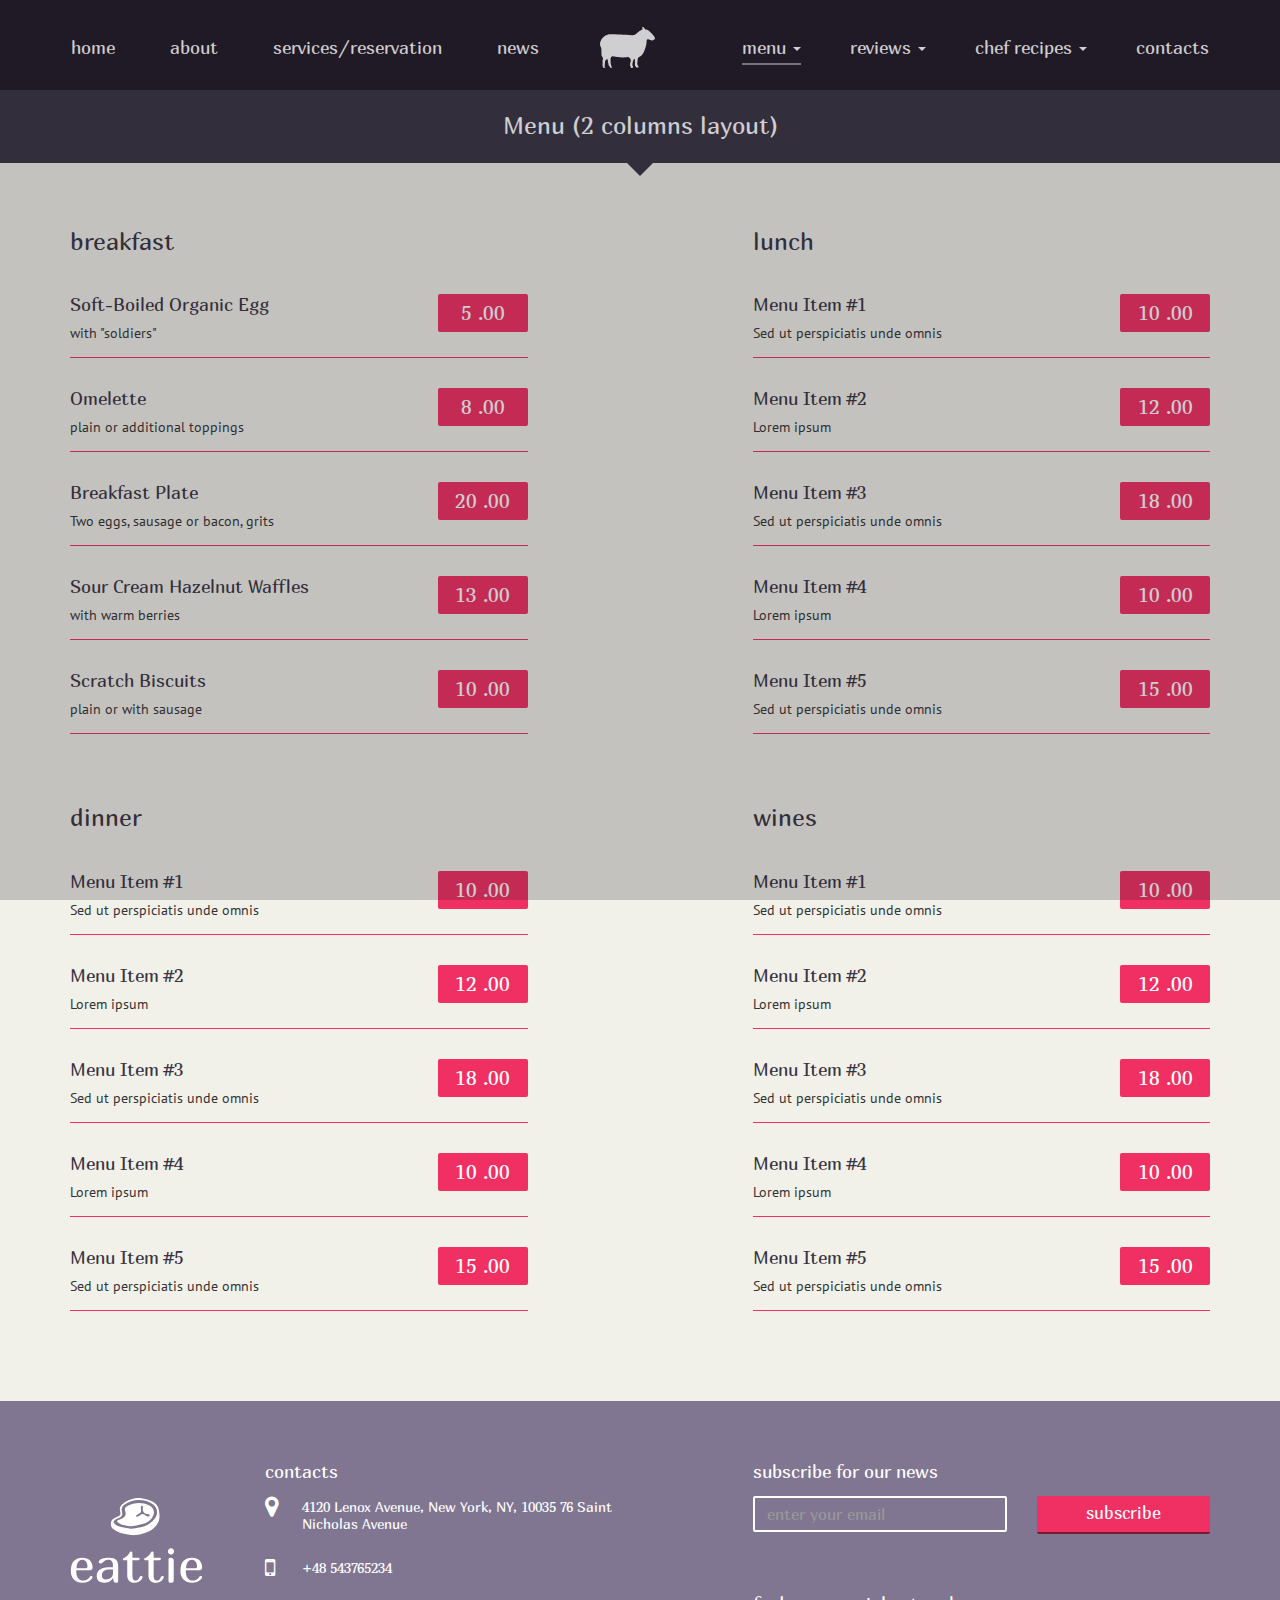
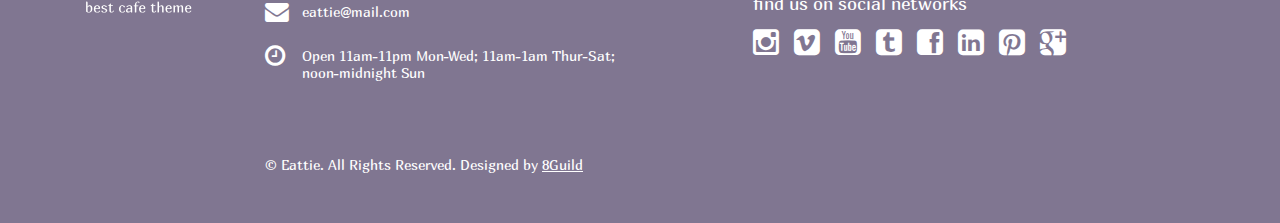
<file: menu2.html>
<!doctype html>
<!--Conditionals for IE8-9 Support-->
<!--[if IE 8]><html lang="en" class="ie ie8"><![endif]-->
<!--[if IE 9]><html lang="en" class="ie ie9"><![endif]-->
<html>
  <head>
    <meta charset="utf-8">
    <title>Eattie - Restaurant HTML Template</title>
    <meta name="description" content="Responsive Restaurant HTML Template" />
		<meta name="keywords" content="responsive html template, restaurant, cafe, bootstrap 3.0, css, jquery" />
		<meta name="author" content="8Guild" />
    <meta name="viewport" content="width=device-width, initial-scale=1.0, maximum-scale=1.0, user-scalable=no" />
    <!--Favicon-->
    <link rel="shortcut icon" href="favicon.ico" type="image/x-icon">
    <link rel="icon" href="favicon.ico" type="image/x-icon">
    <!--Google Fonts-->
    <link href='http://fonts.googleapis.com/css?family=Marmelad' rel='stylesheet' type='text/css'>
    <link href='http://fonts.googleapis.com/css?family=PT+Sans:400,700' rel='stylesheet' type='text/css'>
    <!--Bootstrap 3.0.3-->
    <link href="css/bootstrap.min.css" rel="stylesheet" media="screen">
    <!--Icons Fonts-->
    <link href="css/font-awesome.min.css" rel="stylesheet" media="screen">
    <!-- Custom styles -->
    <link href="css/style.css" rel="stylesheet" type="text/css">
    <!--Modernizr-->
		<script src="js/libs/modernizr.custom.js"></script>
    <!--Adding Media Queries Support for IE8-->
    <!--[if lt IE 9]>
      <script src="js/plugins/respond.min.js"></script>
    <![endif]-->
  </head>
  
  <!--Body-->
  <body>
  
  	<!-- Preloader -->
    <div id="preloader">
      <div id="status">
        <img class="svg" src="img/logo-big.svg" width="133" height="120" alt="Eattie"/>
        <img class="png" src="img/logo-big.png" width="133" height="120" alt="Eattie"/>
        <div id="fountainG">
          <div id="fountainG_1" class="fountainG"></div>
          <div id="fountainG_2" class="fountainG"></div>
          <div id="fountainG_3" class="fountainG"></div>
          <div id="fountainG_4" class="fountainG"></div>
          <div id="fountainG_5" class="fountainG"></div>
          <div id="fountainG_6" class="fountainG"></div>
          <div id="fountainG_7" class="fountainG"></div>
          <div id="fountainG_8" class="fountainG"></div>
        </div>
      </div>
    </div>

    <!--Header-->
    <header class="pinned"><!--By adding "pinned" class we pinned header to the top of the window-->
      <div class="container">
        <a class="logo" href="home-slideshow.html"></a>
        
        <!--Navigation-->
        <nav class="navbar" role="navigation">
          <div class="navbar-header">
            <button type="button" class="navbar-toggle" data-toggle="collapse" data-target="#navi-collapse">
              <span class="sr-only">Toggle navigation</span>
              <span class="icon-bar"></span>
              <span class="icon-bar"></span>
              <span class="icon-bar"></span>
            </button>
          </div>
          <div class="collapse navbar-collapse" id="navi-collapse">
            <ul class="nav navbar-nav nav-left">
              <li><a href="home-slideshow.html">home</a></li>
              <li><a href="home-slideshow.html#about">about</a></li>
              <li><a href="home-slideshow.html#serv-reservation">services/reservation</a></li>
              <li class="last"><a href="home-slideshow.html#news">news</a></li>
            </ul>
            <ul class="nav navbar-nav nav-right">
              <li class="dropdown active">
                <a href="#" class="dropdown-toggle" data-toggle="dropdown">menu <b class="caret"></b></a>
                <ul class="dropdown-menu">
                  <li><a href="menu1.html">1 column layout</a></li>
                  <li><a href="menu2.html">2 columns layout</a></li>
                </ul>
              </li>
              <li class="dropdown">
                <a href="#" class="dropdown-toggle" data-toggle="dropdown">reviews <b class="caret"></b></a>
                <ul class="dropdown-menu">
                  <li><a href="reviews.html">reviews list</a></li>
                  <li><a href="reviews-single.html">reviews single</a></li>
                </ul>
              </li>
              <li class="dropdown">
                <a href="#" class="dropdown-toggle" data-toggle="dropdown">chef recipes <b class="caret"></b></a>
                <ul class="dropdown-menu">
                  <li><a href="recipes.html">chef recipes list</a></li>
                  <li><a href="recipes-single.html">chef recipes single</a></li>
                </ul>
              </li>
              <li class="last"><a href="home-slideshow.html#contacts">contacts</a></li>
            </ul>
          </div><!-- /.navbar-collapse -->
        </nav><!--Close Navigation -->
      </div>
    </header>
    
    <!--Menu (2 columns layout)-->
    <section class="block menu2">
      <div class="heading"><h2>Menu (2 columns layout)</h2><span class="triangle"></span></div>
      <div class="inner">
      	<div class="container">
        	<div class="row">
            <div class="col-lg-5 col-md-5 col-sm-6">
            	<h3>breakfast</h3>
              <div class="menu-block">
              	<div class="item">
                	<h4>Soft-Boiled Organic Egg</h4>
                  <p>with "soldiers"</p>
                  <span class="price">5 .00</span>
                </div>
              	<div class="item">
                	<h4>Omelette</h4>
                  <p>plain or additional toppings</p>
                  <span class="price">8 .00</span>
                </div>
              	<div class="item">
                	<h4>Breakfast Plate</h4>
                  <p>Two eggs, sausage or bacon, grits</p>
                  <span class="price">20 .00</span>
                </div>
              	<div class="item">
                	<h4>Sour Cream Hazelnut Waffles</h4>
                  <p>with warm berries</p>
                  <span class="price">13 .00</span>
                </div>
              	<div class="item">
                	<h4>Scratch Biscuits</h4>
                  <p>plain or with sausage</p>
                  <span class="price">10 .00</span>
                </div>
              </div>
            </div>
            <div class="col-lg-5 col-md-5 col-sm-6 col-lg-offset-2 col-md-offset-2">
            	<h3>lunch</h3>
              <div class="menu-block">
              	<div class="item">
                	<h4>Menu Item #1</h4>
                  <p>Sed ut perspiciatis unde omnis</p>
                  <span class="price">10 .00</span>
                </div>
              	<div class="item">
                	<h4>Menu Item #2</h4>
                  <p>Lorem ipsum</p>
                  <span class="price">12 .00</span>
                </div>
              	<div class="item">
                	<h4>Menu Item #3</h4>
                  <p>Sed ut perspiciatis unde omnis</p>
                  <span class="price">18 .00</span>
                </div>
              	<div class="item">
                	<h4>Menu Item #4</h4>
                  <p>Lorem ipsum</p>
                  <span class="price">10 .00</span>
                </div>
              	<div class="item">
                	<h4>Menu Item #5</h4>
                  <p>Sed ut perspiciatis unde omnis</p>
                  <span class="price">15 .00</span>
                </div>
              </div>
            </div>
          </div>
        	<div class="row">
            <div class="col-lg-5 col-md-5 col-sm-6">
            	<h3>dinner</h3>
              <div class="menu-block">
              	<div class="item">
                	<h4>Menu Item #1</h4>
                  <p>Sed ut perspiciatis unde omnis</p>
                  <span class="price">10 .00</span>
                </div>
              	<div class="item">
                	<h4>Menu Item #2</h4>
                  <p>Lorem ipsum</p>
                  <span class="price">12 .00</span>
                </div>
              	<div class="item">
                	<h4>Menu Item #3</h4>
                  <p>Sed ut perspiciatis unde omnis</p>
                  <span class="price">18 .00</span>
                </div>
              	<div class="item">
                	<h4>Menu Item #4</h4>
                  <p>Lorem ipsum</p>
                  <span class="price">10 .00</span>
                </div>
              	<div class="item">
                	<h4>Menu Item #5</h4>
                  <p>Sed ut perspiciatis unde omnis</p>
                  <span class="price">15 .00</span>
                </div>
              </div>
            </div>
            <div class="col-lg-5 col-md-5 col-sm-6 col-lg-offset-2 col-md-offset-2">
            	<h3>wines</h3>
              <div class="menu-block">
              	<div class="item">
                	<h4>Menu Item #1</h4>
                  <p>Sed ut perspiciatis unde omnis</p>
                  <span class="price">10 .00</span>
                </div>
              	<div class="item">
                	<h4>Menu Item #2</h4>
                  <p>Lorem ipsum</p>
                  <span class="price">12 .00</span>
                </div>
              	<div class="item">
                	<h4>Menu Item #3</h4>
                  <p>Sed ut perspiciatis unde omnis</p>
                  <span class="price">18 .00</span>
                </div>
              	<div class="item">
                	<h4>Menu Item #4</h4>
                  <p>Lorem ipsum</p>
                  <span class="price">10 .00</span>
                </div>
              	<div class="item">
                	<h4>Menu Item #5</h4>
                  <p>Sed ut perspiciatis unde omnis</p>
                  <span class="price">15 .00</span>
                </div>
              </div>
            </div>
          </div>
        </div>
      </div>
    </section>
    
    <!--Footer-->
    <footer>
      <div class="container">
      <div class="row">
        <div class="col-lg-2 col-md-2">
          <div class="footer-logo"></div>
        </div>
        <div class="col-lg-5 col-md-5">
          <div class="footer-contacts">
            <h3>contacts</h3>
            <div class="group">
              <i class="fa fa-map-marker"></i>
              <p>4120 Lenox Avenue, New York, NY, 10035 76 Saint<br/>Nicholas Avenue</p>
            </div>
            <div class="group">
              <i class="fa fa-mobile"></i>
              <p>+48 543765234</p>
            </div>
            <div class="group">
              <i class="fa fa-envelope"></i>
              <p>eattie@mail.com</p>
            </div>
            <div class="group last">
              <i class="fa fa-clock-o"></i>
              <p>Open 11am-11pm Mon-Wed; 11am-1am Thur-Sat;<br/>noon-midnight Sun</p>
            </div>
          </div>
        </div>
        <div class="col-lg-5 col-md-5">
          <h3>subscribe for our news</h3>
          <form class="subscribe-form group" method="post" role="form">
            <div class="row">
              <div class="col-lg-7 col-md-7 form-group">
                <input class="form-control" type="email" name="email" placeholder="enter your email" required>
              </div>
              <div class="col-lg-5 col-md-5 form-group">
                <button type="submit" class="btn btn-primary" name="subscribe">subscribe</button>
              </div>
            </div>
          </form>
          <h3>find us on social networks</h3>
          <div class="social-bar">
            <a href="#" class="fa fa-instagram tooltipped" title="Instagram"></a>
            <a href="#" class="fa fa-vimeo-square tooltipped" title="Vimeo"></a>
            <a href="#" class="fa fa-youtube-square tooltipped" title="Youtube"></a>
            <a href="#" class="fa fa-tumblr-square tooltipped" title="Tumblr"></a>
            <a href="#" class="fa fa-facebook-square tooltipped" title="Facebook"></a>
            <a href="#" class="fa fa-linkedin-square tooltipped" title="LinkedIn"></a>
            <a href="#" class="fa fa-pinterest-square tooltipped" title="Pinterest"></a>
            <a href="#" class="fa fa-google-plus-square tooltipped" title="Google+"></a>
          </div>
        </div> 
      </div>
      <div class="copyright row">
        <div class="col-lg-10 col-md-10 col-lg-offset-2 col-md-offset-2">
          <p>&copy; Eattie. All Rights Reserved. Designed by <a href="http://8guild.com/" target="_blank">8Guild</a></p>
        </div>
      </div>
      </div>
    </footer>
    
    <!--Javascript (jQuery)-->
		<script src="js/libs/jquery-1.10.2.min.js"></script>
		<script src="js/plugins/bootstrap.min.js"></script>
		<script src="js/plugins/jquery.validate.min.js"></script>
		<script src="js/scripts-secondary.js"></script>
    
  </body><!--Close Body-->
</html>
</file>
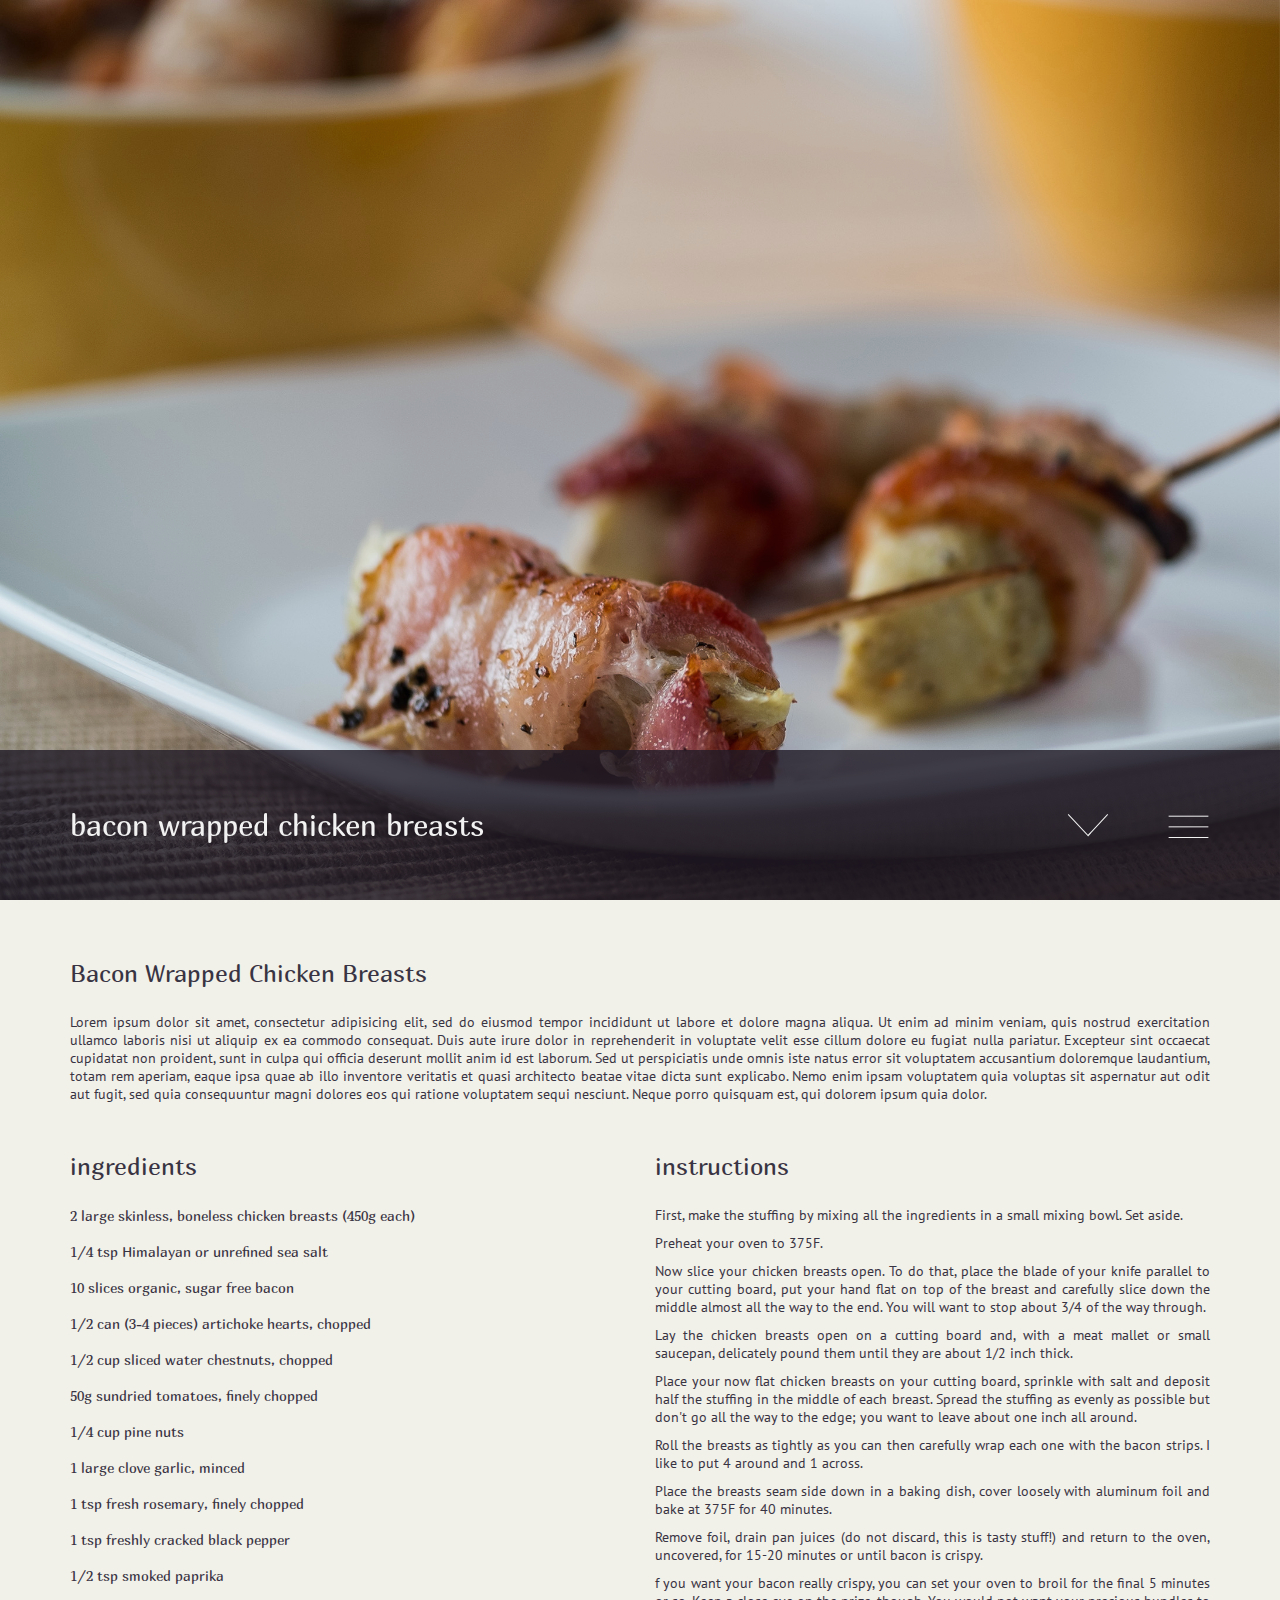
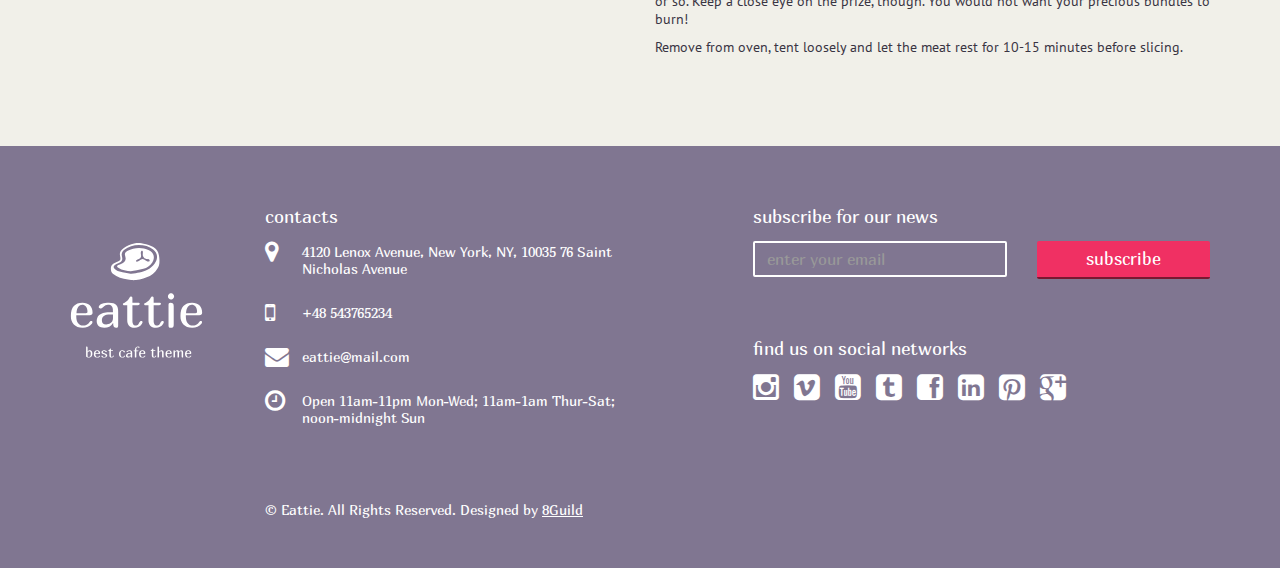
<file: recipes-single.html>
<!doctype html>
<!--Conditionals for IE8-9 Support-->
<!--[if IE 8]><html lang="en" class="ie ie8"><![endif]-->
<!--[if IE 9]><html lang="en" class="ie ie9"><![endif]-->
<html>
  <head>
    <meta charset="utf-8">
    <title>Eattie - Restaurant HTML Template</title>
    <meta name="description" content="Responsive Restaurant HTML Template" />
		<meta name="keywords" content="responsive html template, restaurant, cafe, bootstrap 3.0, css, jquery" />
		<meta name="author" content="8Guild" />
    <meta name="viewport" content="width=device-width, initial-scale=1.0, maximum-scale=1.0, user-scalable=no" />
    <!--Favicon-->
    <link rel="shortcut icon" href="favicon.ico" type="image/x-icon">
    <link rel="icon" href="favicon.ico" type="image/x-icon">
    <!--Google Fonts-->
    <link href='http://fonts.googleapis.com/css?family=Marmelad' rel='stylesheet' type='text/css'>
    <link href='http://fonts.googleapis.com/css?family=PT+Sans:400,700' rel='stylesheet' type='text/css'>
    <!--Bootstrap 3.0.3-->
    <link href="css/bootstrap.min.css" rel="stylesheet" media="screen">
    <!--Icons Fonts-->
    <link href="css/font-awesome.min.css" rel="stylesheet" media="screen">
    <!-- Custom styles -->
    <link href="css/style.css" rel="stylesheet" type="text/css">
    <!--Modernizr-->
		<script src="js/libs/modernizr.custom.js"></script>
    <!--Adding Media Queries Support for IE8-->
    <!--[if lt IE 9]>
      <script src="js/plugins/respond.min.js"></script>
    <![endif]-->
  </head>
  
  <!--Body-->
  <body>
  
  	<!-- Preloader -->
    <div id="preloader">
      <div id="status">
        <img class="svg" src="img/logo-big.svg" width="133" height="120" alt="Eattie"/>
        <img class="png" src="img/logo-big.png" width="133" height="120" alt="Eattie"/>
        <div id="fountainG">
          <div id="fountainG_1" class="fountainG"></div>
          <div id="fountainG_2" class="fountainG"></div>
          <div id="fountainG_3" class="fountainG"></div>
          <div id="fountainG_4" class="fountainG"></div>
          <div id="fountainG_5" class="fountainG"></div>
          <div id="fountainG_6" class="fountainG"></div>
          <div id="fountainG_7" class="fountainG"></div>
          <div id="fountainG_8" class="fountainG"></div>
        </div>
      </div>
    </div>

    <!--Header-->
    <header class="reveal"><!--By adding "reveal" class to header we enable its animated appearance on scroll. Just for receipe-single.html!! Not going to work in other pages!!-->
      <div class="container">
        <a class="logo" href="home-slideshow.html"></a>
        
        <!--Navigation-->
        <nav class="navbar" role="navigation">
          <div class="navbar-header">
            <button type="button" class="navbar-toggle" data-toggle="collapse" data-target="#navi-collapse">
              <span class="sr-only">Toggle navigation</span>
              <span class="icon-bar"></span>
              <span class="icon-bar"></span>
              <span class="icon-bar"></span>
            </button>
          </div>
          <div class="collapse navbar-collapse" id="navi-collapse">
            <ul class="nav navbar-nav nav-left">
              <li><a href="home-slideshow.html">home</a></li>
              <li><a href="home-slideshow.html#about">about</a></li>
              <li><a href="home-slideshow.html#serv-reservation">services/reservation</a></li>
              <li class="last"><a href="home-slideshow.html#news">news</a></li>
            </ul>
            <ul class="nav navbar-nav nav-right">
              <li class="dropdown">
                <a href="#" class="dropdown-toggle" data-toggle="dropdown">menu <b class="caret"></b></a>
                <ul class="dropdown-menu">
                  <li><a href="menu1.html">1 column layout</a></li>
                  <li><a href="menu2.html">2 columns layout</a></li>
                </ul>
              </li>
              <li class="dropdown">
                <a href="#" class="dropdown-toggle" data-toggle="dropdown">reviews <b class="caret"></b></a>
                <ul class="dropdown-menu">
                  <li><a href="reviews.html">reviews list</a></li>
                  <li><a href="reviews-single.html">reviews single</a></li>
                </ul>
              </li>
              <li class="dropdown active">
                <a href="#" class="dropdown-toggle" data-toggle="dropdown">chef recipes <b class="caret"></b></a>
                <ul class="dropdown-menu">
                  <li><a href="recipes.html">chef recipes list</a></li>
                  <li><a href="recipes-single.html">chef recipes single</a></li>
                </ul>
              </li>
              <li class="last"><a class="scroll" href="home-slideshow.html#contacts">contacts</a></li>
            </ul>
          </div><!-- /.navbar-collapse -->
        </nav><!--Close Navigation -->
      </div>
    </header>
    
    <!--Fullscreen Recipe Image-->
    <div class="fsbg">
      <div class="visible" id="r_4" style="background: url(img/recipes/r_4.jpg)"></div>
    </div>
    
    <!--Recipes Single-->
    <section class="block recipes-single" id="recipe">
    	<div class="header">
      	<div class="bg"></div>
        <div class="header-inner">
          <div class="table"><!--This two classes 'table' and 'table-cell' for vertical centering text inside div-->
            <div class="table-cell heading"><h1>bacon wrapped chicken breasts</h1></div>
            <div class="controls group">
              <a class="back-to-list" href="recipes.html"></a>
              <a class="arrowDown recipe-scroll" href="#recipe"></a>
            </div>
          </div>
        </div>
      </div>
      <div class="inner">
      	<div class="container">
        	<div class="row">
          	<div class="col-lg-12 col-md-12">
            	<h2>Bacon Wrapped Chicken Breasts</h2>
              <p>Lorem ipsum dolor sit amet, consectetur adipisicing elit, sed do eiusmod tempor incididunt ut labore et dolore magna aliqua. Ut enim ad minim veniam, quis nostrud exercitation ullamco laboris nisi ut aliquip ex ea commodo consequat. Duis aute irure dolor in reprehenderit in voluptate velit esse cillum dolore eu fugiat nulla pariatur. Excepteur sint occaecat cupidatat non proident, sunt in culpa qui officia deserunt mollit anim id est laborum. Sed ut perspiciatis unde omnis iste natus error sit voluptatem accusantium doloremque laudantium, totam rem aperiam, eaque ipsa quae ab illo inventore veritatis et quasi architecto beatae vitae dicta sunt explicabo. Nemo enim ipsam voluptatem quia voluptas sit aspernatur aut odit aut fugit, sed quia consequuntur magni dolores eos qui ratione voluptatem sequi nesciunt. Neque porro quisquam est, qui dolorem ipsum quia dolor.</p>
            </div>
          </div>
          <div class="row">
          	<div class="col-lg-5 col-md-5 col-sm-5">
            	<h2>ingredients</h2>
            	<ul>
              	<li>2 large skinless, boneless chicken breasts (450g each)</li>
              	<li>1/4 tsp Himalayan or unrefined sea salt</li>
              	<li>10 slices organic, sugar free bacon</li>
              	<li>1/2 can (3-4 pieces) artichoke hearts, chopped</li>
              	<li>1/2 cup sliced water chestnuts, chopped</li>
              	<li>50g sundried tomatoes, finely chopped</li>
              	<li>1/4 cup pine nuts</li>
              	<li>1 large clove garlic, minced</li>
              	<li>1 tsp fresh rosemary, finely chopped</li>
              	<li>1 tsp freshly cracked black pepper</li>
              	<li>1/2 tsp smoked paprika</li>
              </ul>
            </div>
          	<div class="col-lg-6 col-md-6 col-sm-7 col-lg-offset-1 col-md-offset-1">
            	<h2>instructions</h2>
              <p>First, make the stuffing by mixing all the ingredients in a small mixing bowl. Set aside.</p>
              <p>Preheat your oven to 375F.</p>
              <p>Now slice your chicken breasts open. To do that, place the blade of your knife parallel to your cutting board, put your hand flat on top of the breast and carefully slice down the middle almost all the way to the end. You will want to stop about 3/4 of the way through.</p>
              <p>Lay the chicken breasts open on a cutting board and, with a meat mallet or small saucepan, delicately pound them until they are about 1/2 inch thick.</p>
              <p>Place your now flat chicken breasts on your cutting board, sprinkle with salt and deposit half the stuffing in the middle of each breast. Spread the stuffing as evenly as possible but don't go all the way to the edge; you want to leave about one inch all around.</p>
              <p>Roll the breasts as tightly as you can then carefully wrap each one with the bacon strips. I like to put 4 around and 1 across.</p>
              <p>Place the breasts seam side down in a baking dish, cover loosely with aluminum foil and bake at 375F for 40 minutes.</p>
              <p>Remove foil, drain pan juices (do not discard, this is tasty stuff!) and return to the oven, uncovered, for 15-20 minutes or until bacon is crispy.</p>
              <p>f you want your bacon really crispy, you can set your oven to broil for the final 5 minutes or so. Keep a close eye on the prize, though. You would not want your precious bundles to burn!</p>
              <p>Remove from oven, tent loosely and let the meat rest for 10-15 minutes before slicing.</p>
            </div>
          </div>
        </div>      
      </div>
    </section>
    
    <!--Footer-->
    <footer>
      <div class="container">
      <div class="row">
        <div class="col-lg-2 col-md-2">
          <div class="footer-logo"></div>
        </div>
        <div class="col-lg-5 col-md-5">
          <div class="footer-contacts">
            <h3>contacts</h3>
            <div class="group">
              <i class="fa fa-map-marker"></i>
              <p>4120 Lenox Avenue, New York, NY, 10035 76 Saint<br/>Nicholas Avenue</p>
            </div>
            <div class="group">
              <i class="fa fa-mobile"></i>
              <p>+48 543765234</p>
            </div>
            <div class="group">
              <i class="fa fa-envelope"></i>
              <p>eattie@mail.com</p>
            </div>
            <div class="group last">
              <i class="fa fa-clock-o"></i>
              <p>Open 11am-11pm Mon-Wed; 11am-1am Thur-Sat;<br/>noon-midnight Sun</p>
            </div>
          </div>
        </div>
        <div class="col-lg-5 col-md-5">
          <h3>subscribe for our news</h3>
          <form class="subscribe-form group" method="post" role="form">
            <div class="row">
              <div class="col-lg-7 col-md-7 form-group">
                <input class="form-control" type="email" name="email" placeholder="enter your email" required>
              </div>
              <div class="col-lg-5 col-md-5 form-group">
                <button type="submit" class="btn btn-primary" name="subscribe">subscribe</button>
              </div>
            </div>
          </form>
          <h3>find us on social networks</h3>
          <div class="social-bar">
            <a href="#" class="fa fa-instagram tooltipped" title="Instagram"></a>
            <a href="#" class="fa fa-vimeo-square tooltipped" title="Vimeo"></a>
            <a href="#" class="fa fa-youtube-square tooltipped" title="Youtube"></a>
            <a href="#" class="fa fa-tumblr-square tooltipped" title="Tumblr"></a>
            <a href="#" class="fa fa-facebook-square tooltipped" title="Facebook"></a>
            <a href="#" class="fa fa-linkedin-square tooltipped" title="LinkedIn"></a>
            <a href="#" class="fa fa-pinterest-square tooltipped" title="Pinterest"></a>
            <a href="#" class="fa fa-google-plus-square tooltipped" title="Google+"></a>
          </div>
        </div> 
      </div>
      <div class="copyright row">
        <div class="col-lg-10 col-md-10 col-lg-offset-2 col-md-offset-2">
          <p>&copy; Eattie. All Rights Reserved. Designed by <a href="http://8guild.com/" target="_blank">8Guild</a></p>
        </div>
      </div>
      </div>
    </footer>
    
    <!--Javascript (jQuery)-->
		<script src="js/libs/jquery-1.10.2.min.js"></script>
		<script src="js/libs/jquery.easing.1.3.js"></script>
		<script src="js/plugins/bootstrap.min.js"></script>
		<script src="js/plugins/waypoints.min.js"></script>
		<script src="js/plugins/jquery.validate.min.js"></script>
		<script src="js/scripts-secondary.js"></script>
    
  </body><!--Close Body-->
</html>
</file>
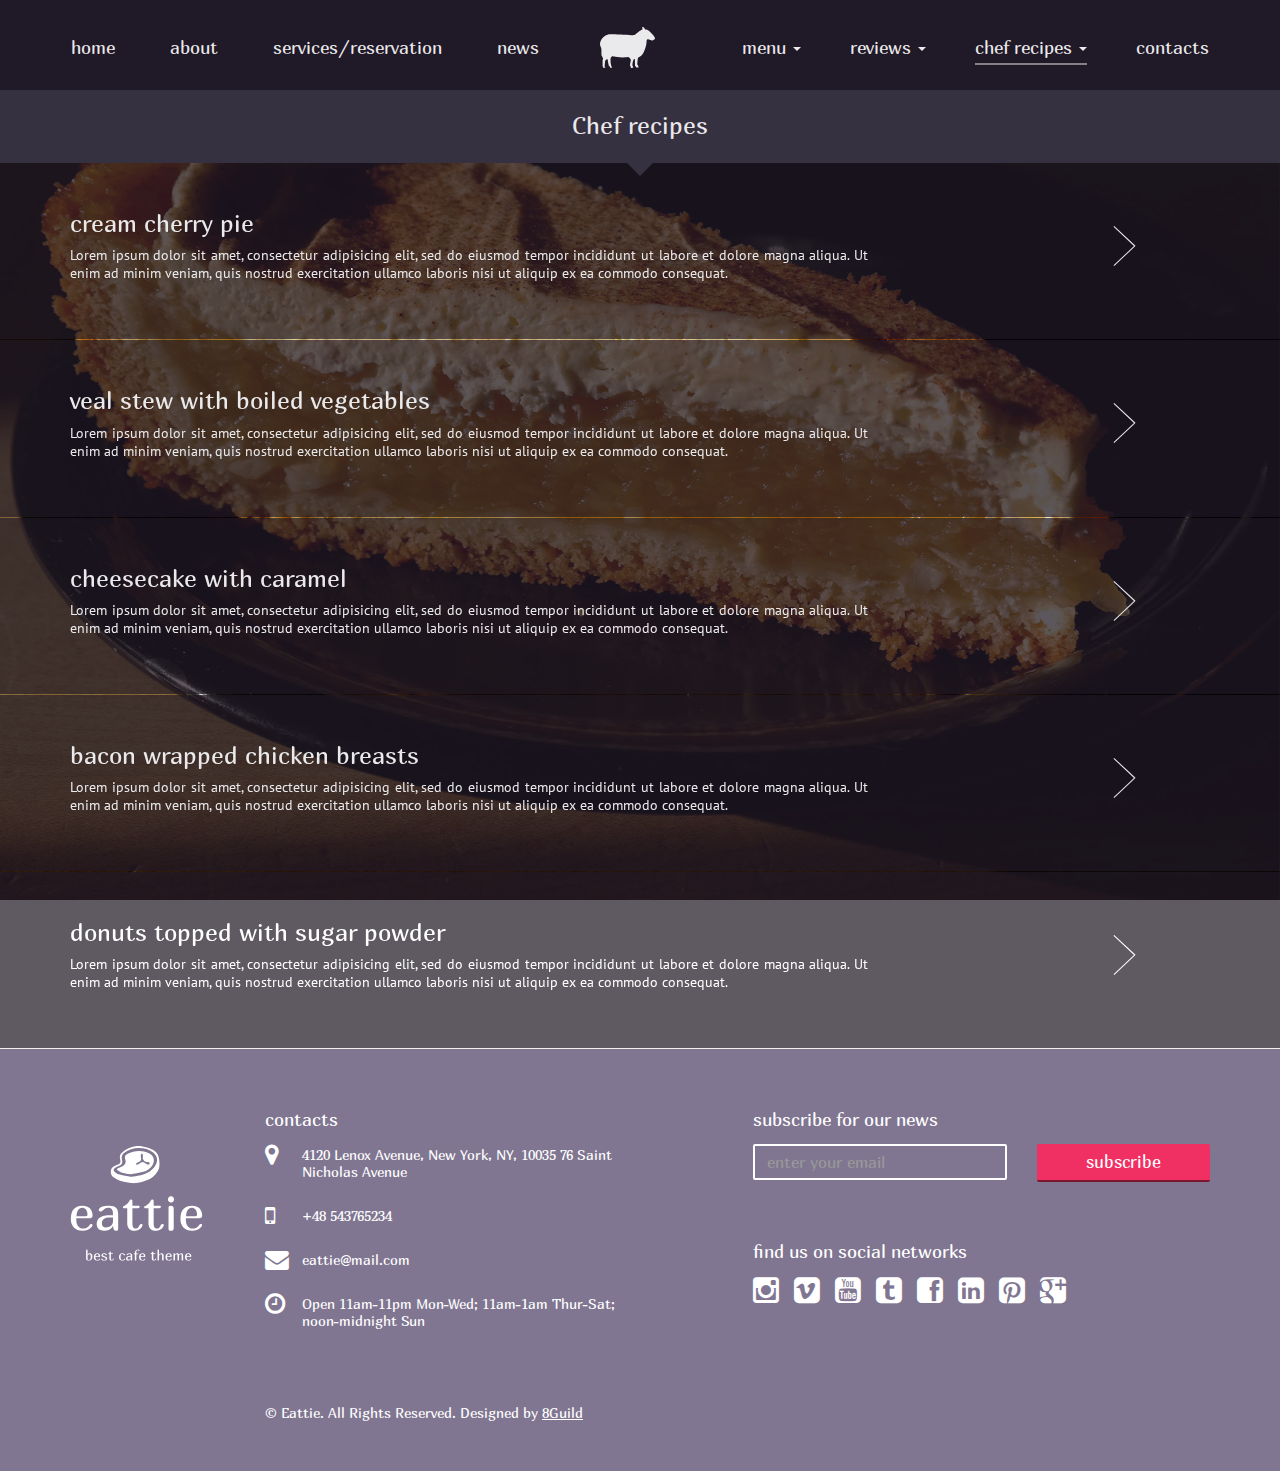
<file: recipes.html>
<!doctype html>
<!--Conditionals for IE8-9 Support-->
<!--[if IE 8]><html lang="en" class="ie ie8"><![endif]-->
<!--[if IE 9]><html lang="en" class="ie ie9"><![endif]-->
<html>
  <head>
    <meta charset="utf-8">
    <title>Eattie - Restaurant HTML Template</title>
    <meta name="description" content="Responsive Restaurant HTML Template" />
		<meta name="keywords" content="responsive html template, restaurant, cafe, bootstrap 3.0, css, jquery" />
		<meta name="author" content="8Guild" />
    <meta name="viewport" content="width=device-width, initial-scale=1.0, maximum-scale=1.0, user-scalable=no" />
    <!--Favicon-->
    <link rel="shortcut icon" href="favicon.ico" type="image/x-icon">
    <link rel="icon" href="favicon.ico" type="image/x-icon">
    <!--Google Fonts-->
    <link href='http://fonts.googleapis.com/css?family=Marmelad' rel='stylesheet' type='text/css'>
    <link href='http://fonts.googleapis.com/css?family=PT+Sans:400,700' rel='stylesheet' type='text/css'>
    <!--Bootstrap 3.0.3-->
    <link href="css/bootstrap.min.css" rel="stylesheet" media="screen">
    <!--Icons Fonts-->
    <link href="css/font-awesome.min.css" rel="stylesheet" media="screen">
    <!-- Custom styles -->
    <link href="css/style.css" rel="stylesheet" type="text/css">
    <!--Modernizr-->
		<script src="js/libs/modernizr.custom.js"></script>
    <!--Adding Media Queries Support for IE8-->
    <!--[if lt IE 9]>
      <script src="js/plugins/respond.min.js"></script>
    <![endif]-->
  </head>
  
  <!--Body-->
  <body>
  
  	<!-- Preloader -->
    <div id="preloader">
      <div id="status">
        <img class="svg" src="img/logo-big.svg" width="133" height="120" alt="Eattie"/>
        <img class="png" src="img/logo-big.png" width="133" height="120" alt="Eattie"/>
        <div id="fountainG">
          <div id="fountainG_1" class="fountainG"></div>
          <div id="fountainG_2" class="fountainG"></div>
          <div id="fountainG_3" class="fountainG"></div>
          <div id="fountainG_4" class="fountainG"></div>
          <div id="fountainG_5" class="fountainG"></div>
          <div id="fountainG_6" class="fountainG"></div>
          <div id="fountainG_7" class="fountainG"></div>
          <div id="fountainG_8" class="fountainG"></div>
        </div>
      </div>
    </div>

    <!--Header-->
    <header class="pinned"><!--By adding "pinned" class we pinned header to the top of the window-->
      <div class="container">
        <a class="logo" href="home-slideshow.html"></a>
        
        <!--Navigation-->
        <nav class="navbar" role="navigation">
          <div class="navbar-header">
            <button type="button" class="navbar-toggle" data-toggle="collapse" data-target="#navi-collapse">
              <span class="sr-only">Toggle navigation</span>
              <span class="icon-bar"></span>
              <span class="icon-bar"></span>
              <span class="icon-bar"></span>
            </button>
          </div>
          <div class="collapse navbar-collapse" id="navi-collapse">
            <ul class="nav navbar-nav nav-left">
              <li><a href="home-slideshow.html">home</a></li>
              <li><a href="home-slideshow.html#about">about</a></li>
              <li><a href="home-slideshow.html#serv-reservation">services/reservation</a></li>
              <li class="last"><a href="home-slideshow.html#news">news</a></li>
            </ul>
            <ul class="nav navbar-nav nav-right">
              <li class="dropdown">
                <a href="#" class="dropdown-toggle" data-toggle="dropdown">menu <b class="caret"></b></a>
                <ul class="dropdown-menu">
                  <li><a href="menu1.html">1 column layout</a></li>
                  <li><a href="menu2.html">2 columns layout</a></li>
                </ul>
              </li>
              <li class="dropdown">
                <a href="#" class="dropdown-toggle" data-toggle="dropdown">reviews <b class="caret"></b></a>
                <ul class="dropdown-menu">
                  <li><a href="reviews.html">reviews list</a></li>
                  <li><a href="reviews-single.html">reviews single</a></li>
                </ul>
              </li>
              <li class="dropdown active">
                <a href="#" class="dropdown-toggle" data-toggle="dropdown">chef recipes <b class="caret"></b></a>
                <ul class="dropdown-menu">
                  <li><a href="recipes.html">chef recipes list</a></li>
                  <li><a href="recipes-single.html">chef recipes single</a></li>
                </ul>
              </li>
              <li class="last"><a href="home-slideshow.html#contacts">contacts</a></li>
            </ul>
          </div><!-- /.navbar-collapse -->
        </nav><!--Close Navigation -->
      </div>
    </header>
    
    <!--Recipes-->
    <section class="block recipes">
      <div class="fsbg">
        <!--The id (like id="r_1") of the div element should correspond with the rel attribute (like rel="r_1") of the link below. Thus we connect link with background image-->
        <div class="visible" style="background-image: url(img/recipes/default.jpg)"></div><!--Generic Default Image not connected with any recipe-->
        <div id="r_1" style="background: url(img/recipes/r_1.jpg)"></div>
        <div id="r_2" style="background: url(img/recipes/r_2.jpg)"></div>
        <div id="r_3" style="background: url(img/recipes/r_3.jpg)"></div>
        <div id="r_4" style="background: url(img/recipes/r_4.jpg)"></div>
        <div id="r_5" style="background: url(img/recipes/r_5.jpg)"></div>
      </div>
    	<div class="recipes-inner">
        <div class="heading"><h2>Chef recipes</h2><span class="triangle"></span></div>
        <a href="recipes-single.html" data-recipe="r_1">
          <div class="bg"></div>
          <div class="inner">
            <h3>cream cherry pie</h3>
            <p>Lorem ipsum dolor sit amet, consectetur adipisicing elit, sed do eiusmod tempor incididunt ut labore et dolore magna aliqua. Ut enim ad minim veniam, quis nostrud exercitation ullamco laboris nisi ut aliquip ex ea commodo consequat.</p>
            <span class="arrowRight"></span>
          </div>
        </a>
        <a href="recipes-single.html" data-recipe="r_2">
        <div class="bg"></div>
          <div class="inner">
            <h3>veal stew with boiled vegetables</h3>
            <p>Lorem ipsum dolor sit amet, consectetur adipisicing elit, sed do eiusmod tempor incididunt ut labore et dolore magna aliqua. Ut enim ad minim veniam, quis nostrud exercitation ullamco laboris nisi ut aliquip ex ea commodo consequat.</p>
            <span class="arrowRight"></span>
          </div>
        </a>
        <a href="recipes-single.html" data-recipe="r_3">
          <div class="bg"></div>
          <div class="inner">
            <h3>cheesecake with caramel</h3>
            <p>Lorem ipsum dolor sit amet, consectetur adipisicing elit, sed do eiusmod tempor incididunt ut labore et dolore magna aliqua. Ut enim ad minim veniam, quis nostrud exercitation ullamco laboris nisi ut aliquip ex ea commodo consequat.</p>
            <span class="arrowRight"></span>
          </div>
        </a>
        <a href="recipes-single.html" data-recipe="r_4">
          <div class="bg"></div>
          <div class="inner">
            <h3>bacon wrapped chicken breasts</h3>
            <p>Lorem ipsum dolor sit amet, consectetur adipisicing elit, sed do eiusmod tempor incididunt ut labore et dolore magna aliqua. Ut enim ad minim veniam, quis nostrud exercitation ullamco laboris nisi ut aliquip ex ea commodo consequat.</p>
            <span class="arrowRight"></span>
          </div>
        </a>
        <a href="recipes-single.html" data-recipe="r_5">
          <div class="bg"></div>
          <div class="inner">
            <h3>donuts topped with sugar powder</h3>
            <p>Lorem ipsum dolor sit amet, consectetur adipisicing elit, sed do eiusmod tempor incididunt ut labore et dolore magna aliqua. Ut enim ad minim veniam, quis nostrud exercitation ullamco laboris nisi ut aliquip ex ea commodo consequat.</p>
            <span class="arrowRight"></span>
          </div>
        </a>
      </div>
    </section>
    
    <!--Footer-->
    <footer>
      <div class="container">
      <div class="row">
        <div class="col-lg-2 col-md-2">
          <div class="footer-logo"></div>
        </div>
        <div class="col-lg-5 col-md-5">
          <div class="footer-contacts">
            <h3>contacts</h3>
            <div class="group">
              <i class="fa fa-map-marker"></i>
              <p>4120 Lenox Avenue, New York, NY, 10035 76 Saint<br/>Nicholas Avenue</p>
            </div>
            <div class="group">
              <i class="fa fa-mobile"></i>
              <p>+48 543765234</p>
            </div>
            <div class="group">
              <i class="fa fa-envelope"></i>
              <p>eattie@mail.com</p>
            </div>
            <div class="group last">
              <i class="fa fa-clock-o"></i>
              <p>Open 11am-11pm Mon-Wed; 11am-1am Thur-Sat;<br/>noon-midnight Sun</p>
            </div>
          </div>
        </div>
        <div class="col-lg-5 col-md-5">
          <h3>subscribe for our news</h3>
          <form class="subscribe-form group" method="post" role="form">
            <div class="row">
              <div class="col-lg-7 col-md-7 form-group">
                <input class="form-control" type="email" name="email" placeholder="enter your email" required>
              </div>
              <div class="col-lg-5 col-md-5 form-group">
                <button type="submit" class="btn btn-primary" name="subscribe">subscribe</button>
              </div>
            </div>
          </form>
          <h3>find us on social networks</h3>
          <div class="social-bar">
            <a href="#" class="fa fa-instagram tooltipped" title="Instagram"></a>
            <a href="#" class="fa fa-vimeo-square tooltipped" title="Vimeo"></a>
            <a href="#" class="fa fa-youtube-square tooltipped" title="Youtube"></a>
            <a href="#" class="fa fa-tumblr-square tooltipped" title="Tumblr"></a>
            <a href="#" class="fa fa-facebook-square tooltipped" title="Facebook"></a>
            <a href="#" class="fa fa-linkedin-square tooltipped" title="LinkedIn"></a>
            <a href="#" class="fa fa-pinterest-square tooltipped" title="Pinterest"></a>
            <a href="#" class="fa fa-google-plus-square tooltipped" title="Google+"></a>
          </div>
        </div> 
      </div>
      <div class="copyright row">
        <div class="col-lg-10 col-md-10 col-lg-offset-2 col-md-offset-2">
          <p>&copy; Eattie. All Rights Reserved. Designed by <a href="http://8guild.com/" target="_blank">8Guild</a></p>
        </div>
      </div>
      </div>
    </footer>
    
    <!--Javascript (jQuery)-->
		<script src="js/libs/jquery-1.10.2.min.js"></script>
		<script src="js/plugins/bootstrap.min.js"></script>
		<script src="js/plugins/jquery.validate.min.js"></script>
		<script src="js/scripts-secondary.js"></script>
    
  </body><!--Close Body-->
</html>
</file>
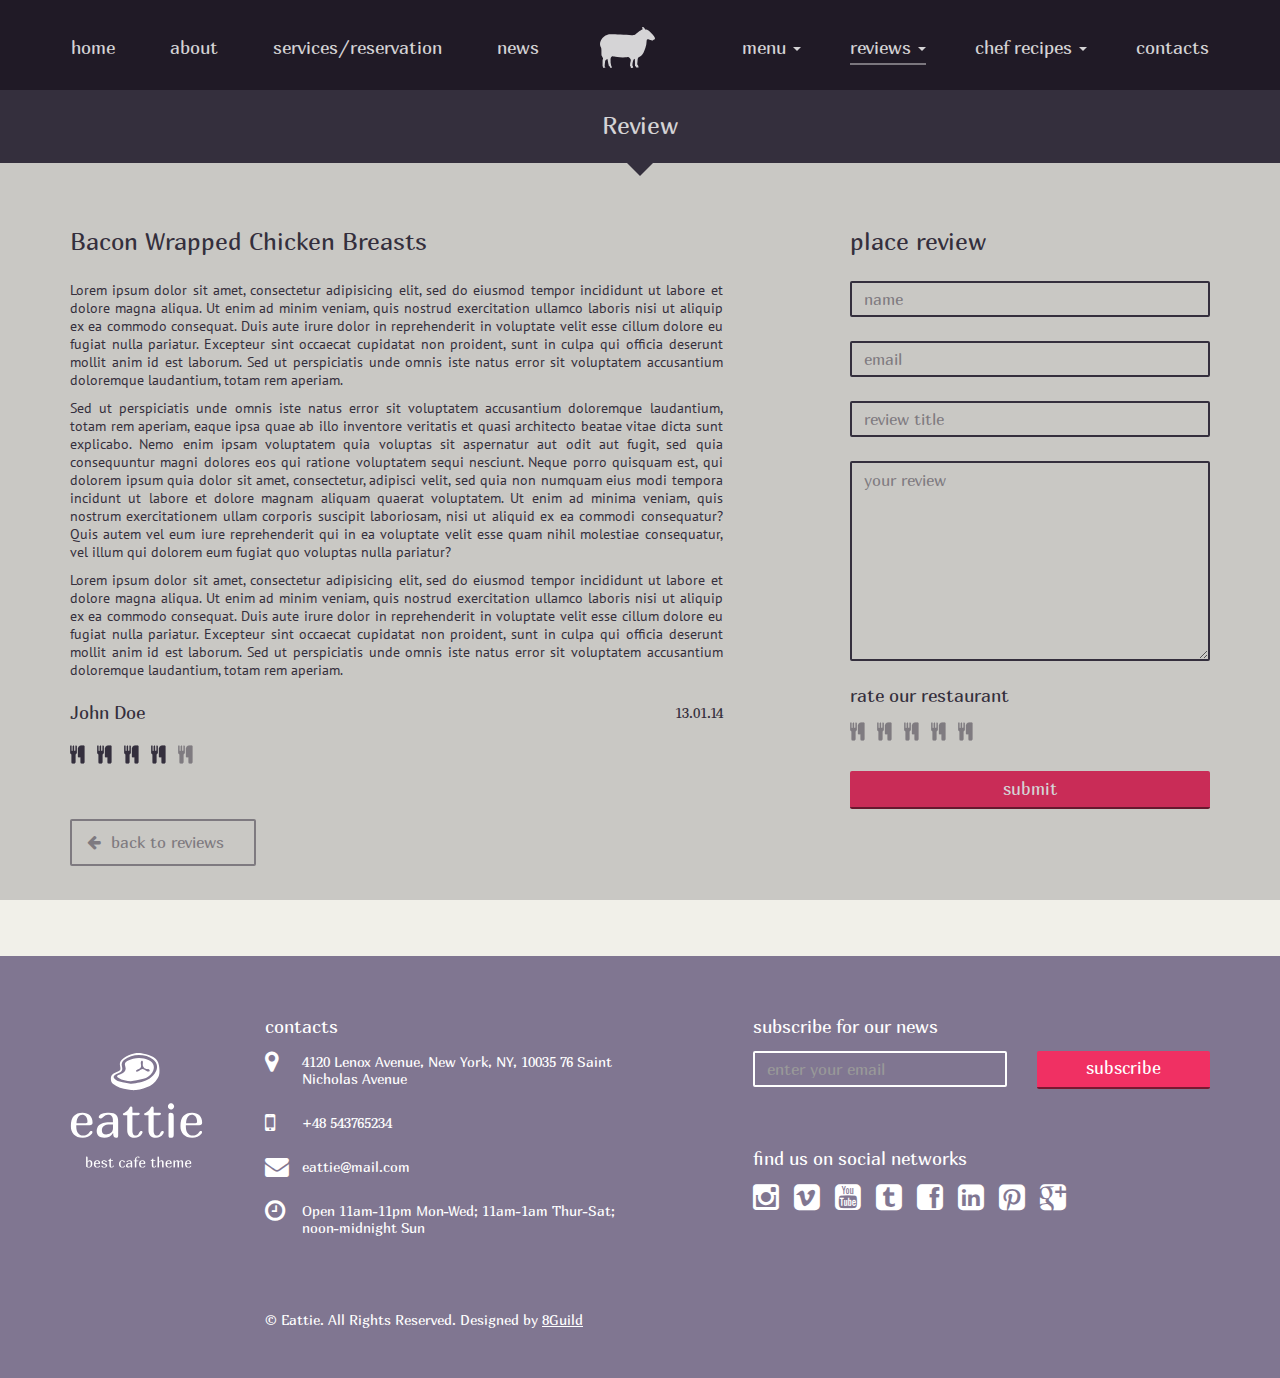
<file: reviews-single.html>
<!doctype html>
<!--Conditionals for IE8-9 Support-->
<!--[if IE 8]><html lang="en" class="ie ie8"><![endif]-->
<!--[if IE 9]><html lang="en" class="ie ie9"><![endif]-->
<html>
  <head>
    <meta charset="utf-8">
    <title>Eattie - Restaurant HTML Template</title>
    <meta name="description" content="Responsive Restaurant HTML Template" />
		<meta name="keywords" content="responsive html template, restaurant, cafe, bootstrap 3.0, css, jquery" />
		<meta name="author" content="8Guild" />
    <meta name="viewport" content="width=device-width, initial-scale=1.0, maximum-scale=1.0, user-scalable=no" />
    <!--Favicon-->
    <link rel="shortcut icon" href="favicon.ico" type="image/x-icon">
    <link rel="icon" href="favicon.ico" type="image/x-icon">
    <!--Google Fonts-->
    <link href='http://fonts.googleapis.com/css?family=Marmelad' rel='stylesheet' type='text/css'>
    <link href='http://fonts.googleapis.com/css?family=PT+Sans:400,700' rel='stylesheet' type='text/css'>
    <!--Bootstrap 3.0.3-->
    <link href="css/bootstrap.min.css" rel="stylesheet" media="screen">
    <!--Icons Fonts-->
    <link href="css/font-awesome.min.css" rel="stylesheet" media="screen">
    <!-- Custom styles -->
    <link href="css/style.css" rel="stylesheet" type="text/css">
    <!--Modernizr-->
		<script src="js/libs/modernizr.custom.js"></script>
    <!--Adding Media Queries Support for IE8-->
    <!--[if lt IE 9]>
      <script src="js/plugins/respond.min.js"></script>
    <![endif]-->
  </head>
  
  <!--Body-->
  <body>
  
  	<!-- Preloader -->
    <div id="preloader">
      <div id="status">
        <img class="svg" src="img/logo-big.svg" width="133" height="120" alt="Eattie"/>
        <img class="png" src="img/logo-big.png" width="133" height="120" alt="Eattie"/>
        <div id="fountainG">
          <div id="fountainG_1" class="fountainG"></div>
          <div id="fountainG_2" class="fountainG"></div>
          <div id="fountainG_3" class="fountainG"></div>
          <div id="fountainG_4" class="fountainG"></div>
          <div id="fountainG_5" class="fountainG"></div>
          <div id="fountainG_6" class="fountainG"></div>
          <div id="fountainG_7" class="fountainG"></div>
          <div id="fountainG_8" class="fountainG"></div>
        </div>
      </div>
    </div>

    <!--Header-->
    <header class="pinned"><!--By adding "pinned" class we pinned header to the top of the window-->
      <div class="container">
        <a class="logo" href="home-slideshow.html"></a>
        
        <!--Navigation-->
        <nav class="navbar" role="navigation">
          <div class="navbar-header">
            <button type="button" class="navbar-toggle" data-toggle="collapse" data-target="#navi-collapse">
              <span class="sr-only">Toggle navigation</span>
              <span class="icon-bar"></span>
              <span class="icon-bar"></span>
              <span class="icon-bar"></span>
            </button>
          </div>
          <div class="collapse navbar-collapse" id="navi-collapse">
            <ul class="nav navbar-nav nav-left">
              <li><a href="home-slideshow.html">home</a></li>
              <li><a href="home-slideshow.html#about">about</a></li>
              <li><a href="home-slideshow.html#serv-reservation">services/reservation</a></li>
              <li class="last"><a href="home-slideshow.html#news">news</a></li>
            </ul>
            <ul class="nav navbar-nav nav-right">
              <li class="dropdown">
                <a href="#" class="dropdown-toggle" data-toggle="dropdown">menu <b class="caret"></b></a>
                <ul class="dropdown-menu">
                  <li><a href="menu1.html">1 column layout</a></li>
                  <li><a href="menu2.html">2 columns layout</a></li>
                </ul>
              </li>
              <li class="dropdown active">
                <a href="#" class="dropdown-toggle" data-toggle="dropdown">reviews <b class="caret"></b></a>
                <ul class="dropdown-menu">
                  <li><a href="reviews.html">reviews list</a></li>
                  <li><a href="reviews-single.html">reviews single</a></li>
                </ul>
              </li>
              <li class="dropdown">
                <a href="#" class="dropdown-toggle" data-toggle="dropdown">chef recipes <b class="caret"></b></a>
                <ul class="dropdown-menu">
                  <li><a href="recipes.html">chef recipes list</a></li>
                  <li><a href="recipes-single.html">chef recipes single</a></li>
                </ul>
              </li>
              <li class="last"><a href="home-slideshow.html#contacts">contacts</a></li>
            </ul>
          </div><!-- /.navbar-collapse -->
        </nav><!--Close Navigation -->
      </div>
    </header>
    
    <!--Reviews-->
    <section class="block reviews">
      <div class="heading"><h2>Review</h2><span class="triangle"></span></div>
      <div class="inner">
      	<div class="container">
        	<div class="row">
            <div class="col-lg-7 col-md-7 col-sm-7">
              <div class="row review">
                <div class="col-lg-12">
                  <h3>Bacon Wrapped Chicken Breasts</h3>
                  <p>Lorem ipsum dolor sit amet, consectetur adipisicing elit, sed do eiusmod tempor incididunt ut labore et dolore magna aliqua. Ut enim ad minim veniam, quis nostrud exercitation ullamco laboris nisi ut aliquip ex ea commodo consequat. Duis aute irure dolor in reprehenderit in voluptate velit esse cillum dolore eu fugiat nulla pariatur. Excepteur sint occaecat cupidatat non proident, sunt in culpa qui officia deserunt mollit anim id est laborum. Sed ut perspiciatis unde omnis iste natus error sit voluptatem accusantium doloremque laudantium, totam rem aperiam.</p>
                  <p>Sed ut perspiciatis unde omnis iste natus error sit voluptatem accusantium doloremque laudantium, totam rem aperiam, eaque ipsa quae ab illo inventore veritatis et quasi architecto beatae vitae dicta sunt explicabo. Nemo enim ipsam voluptatem quia voluptas sit aspernatur aut odit aut fugit, sed quia consequuntur magni dolores eos qui ratione voluptatem sequi nesciunt. Neque porro quisquam est, qui dolorem ipsum quia dolor sit amet, consectetur, adipisci velit, sed quia non numquam eius modi tempora incidunt ut labore et dolore magnam aliquam quaerat voluptatem. Ut enim ad minima veniam, quis nostrum exercitationem ullam corporis suscipit laboriosam, nisi ut aliquid ex ea commodi consequatur? Quis autem vel eum iure reprehenderit qui in ea voluptate velit esse quam nihil molestiae consequatur, vel illum qui dolorem eum fugiat quo voluptas nulla pariatur?</p>
                  <p>Lorem ipsum dolor sit amet, consectetur adipisicing elit, sed do eiusmod tempor incididunt ut labore et dolore magna aliqua. Ut enim ad minim veniam, quis nostrud exercitation ullamco laboris nisi ut aliquip ex ea commodo consequat. Duis aute irure dolor in reprehenderit in voluptate velit esse cillum dolore eu fugiat nulla pariatur. Excepteur sint occaecat cupidatat non proident, sunt in culpa qui officia deserunt mollit anim id est laborum. Sed ut perspiciatis unde omnis iste natus error sit voluptatem accusantium doloremque laudantium, totam rem aperiam.</p>
                  <div class="tags group"><span class="name">John Doe</span><span class="date">13.01.14</span></div>
                  <div class="rating">
                    <span class="on"></span>
                    <span class="on"></span>
                    <span class="on"></span>
                    <span class="on"></span>
                    <span class="off"></span>
                  </div>
                </div>
              </div>
              <div class="row">
              	<div class="col-lg-12">
                  <a class="back-btn" href="reviews.html"><i class="fa fa-arrow-left"></i>back to reviews</a>
                </div>
              </div>
            </div>
            <div class="col-lg-4 col-md-4 col-sm-4 col-lg-offset-1 col-md-offset-1 col-sm-offset-1">
              <h3>place review</h3>
              <form class="form review-form" method="post" role="form">
              	<div class="form-group">
                	<label class="sr-only" for="name">name</label>
                  <input class="form-control" type="text" id="name" name="name" placeholder="name" required>
                </div>
                <div class="form-group">
                	<label class="sr-only" for="email">email</label>
                  <input class="form-control" type="email" id="email" name="email" placeholder="email" required>
                </div>
                <div class="form-group">
                	<label class="sr-only" for="review_title">review title</label>
                  <input class="form-control" type="text" id="review_title" name="review_title" placeholder="review title" required>
                </div>
                <div class="form-group">
                	<label class="sr-only" for="review">review</label>
                  <textarea class="form-control" id="review" name="review" placeholder="your review" required></textarea>
                </div>
                <h4>rate our restaurant</h4>
                <div class="score"></div>
                <button type="submit" class="btn btn-primary">submit</button>
              </form>
            </div>
          </div>
        </div>
      </div>
    </section>
    
    <!--Footer-->
    <footer>
      <div class="container">
      <div class="row">
        <div class="col-lg-2 col-md-2">
          <div class="footer-logo"></div>
        </div>
        <div class="col-lg-5 col-md-5">
          <div class="footer-contacts">
            <h3>contacts</h3>
            <div class="group">
              <i class="fa fa-map-marker"></i>
              <p>4120 Lenox Avenue, New York, NY, 10035 76 Saint<br/>Nicholas Avenue</p>
            </div>
            <div class="group">
              <i class="fa fa-mobile"></i>
              <p>+48 543765234</p>
            </div>
            <div class="group">
              <i class="fa fa-envelope"></i>
              <p>eattie@mail.com</p>
            </div>
            <div class="group last">
              <i class="fa fa-clock-o"></i>
              <p>Open 11am-11pm Mon-Wed; 11am-1am Thur-Sat;<br/>noon-midnight Sun</p>
            </div>
          </div>
        </div>
        <div class="col-lg-5 col-md-5">
          <h3>subscribe for our news</h3>
          <form class="subscribe-form group" method="post" role="form">
            <div class="row">
              <div class="col-lg-7 col-md-7 form-group">
                <input class="form-control" type="email" name="email" placeholder="enter your email" required>
              </div>
              <div class="col-lg-5 col-md-5 form-group">
                <button type="submit" class="btn btn-primary" name="subscribe">subscribe</button>
              </div>
            </div>
          </form>
          <h3>find us on social networks</h3>
          <div class="social-bar">
            <a href="#" class="fa fa-instagram tooltipped" title="Instagram"></a>
            <a href="#" class="fa fa-vimeo-square tooltipped" title="Vimeo"></a>
            <a href="#" class="fa fa-youtube-square tooltipped" title="Youtube"></a>
            <a href="#" class="fa fa-tumblr-square tooltipped" title="Tumblr"></a>
            <a href="#" class="fa fa-facebook-square tooltipped" title="Facebook"></a>
            <a href="#" class="fa fa-linkedin-square tooltipped" title="LinkedIn"></a>
            <a href="#" class="fa fa-pinterest-square tooltipped" title="Pinterest"></a>
            <a href="#" class="fa fa-google-plus-square tooltipped" title="Google+"></a>
          </div>
        </div> 
      </div>
      <div class="copyright row">
        <div class="col-lg-10 col-md-10 col-lg-offset-2 col-md-offset-2">
          <p>&copy; Eattie. All Rights Reserved. Designed by <a href="http://8guild.com/" target="_blank">8Guild</a></p>
        </div>
      </div>
      </div>
    </footer>
    
    <!--Javascript (jQuery)-->
		<script src="js/libs/jquery-1.10.2.min.js"></script>
		<script src="js/plugins/bootstrap.min.js"></script>
		<script src="js/plugins/jquery.validate.min.js"></script>
		<script src="js/plugins/jquery.raty.min.js"></script>
		<script src="js/scripts-secondary.js"></script>
    
  </body><!--Close Body-->
</html>
</file>
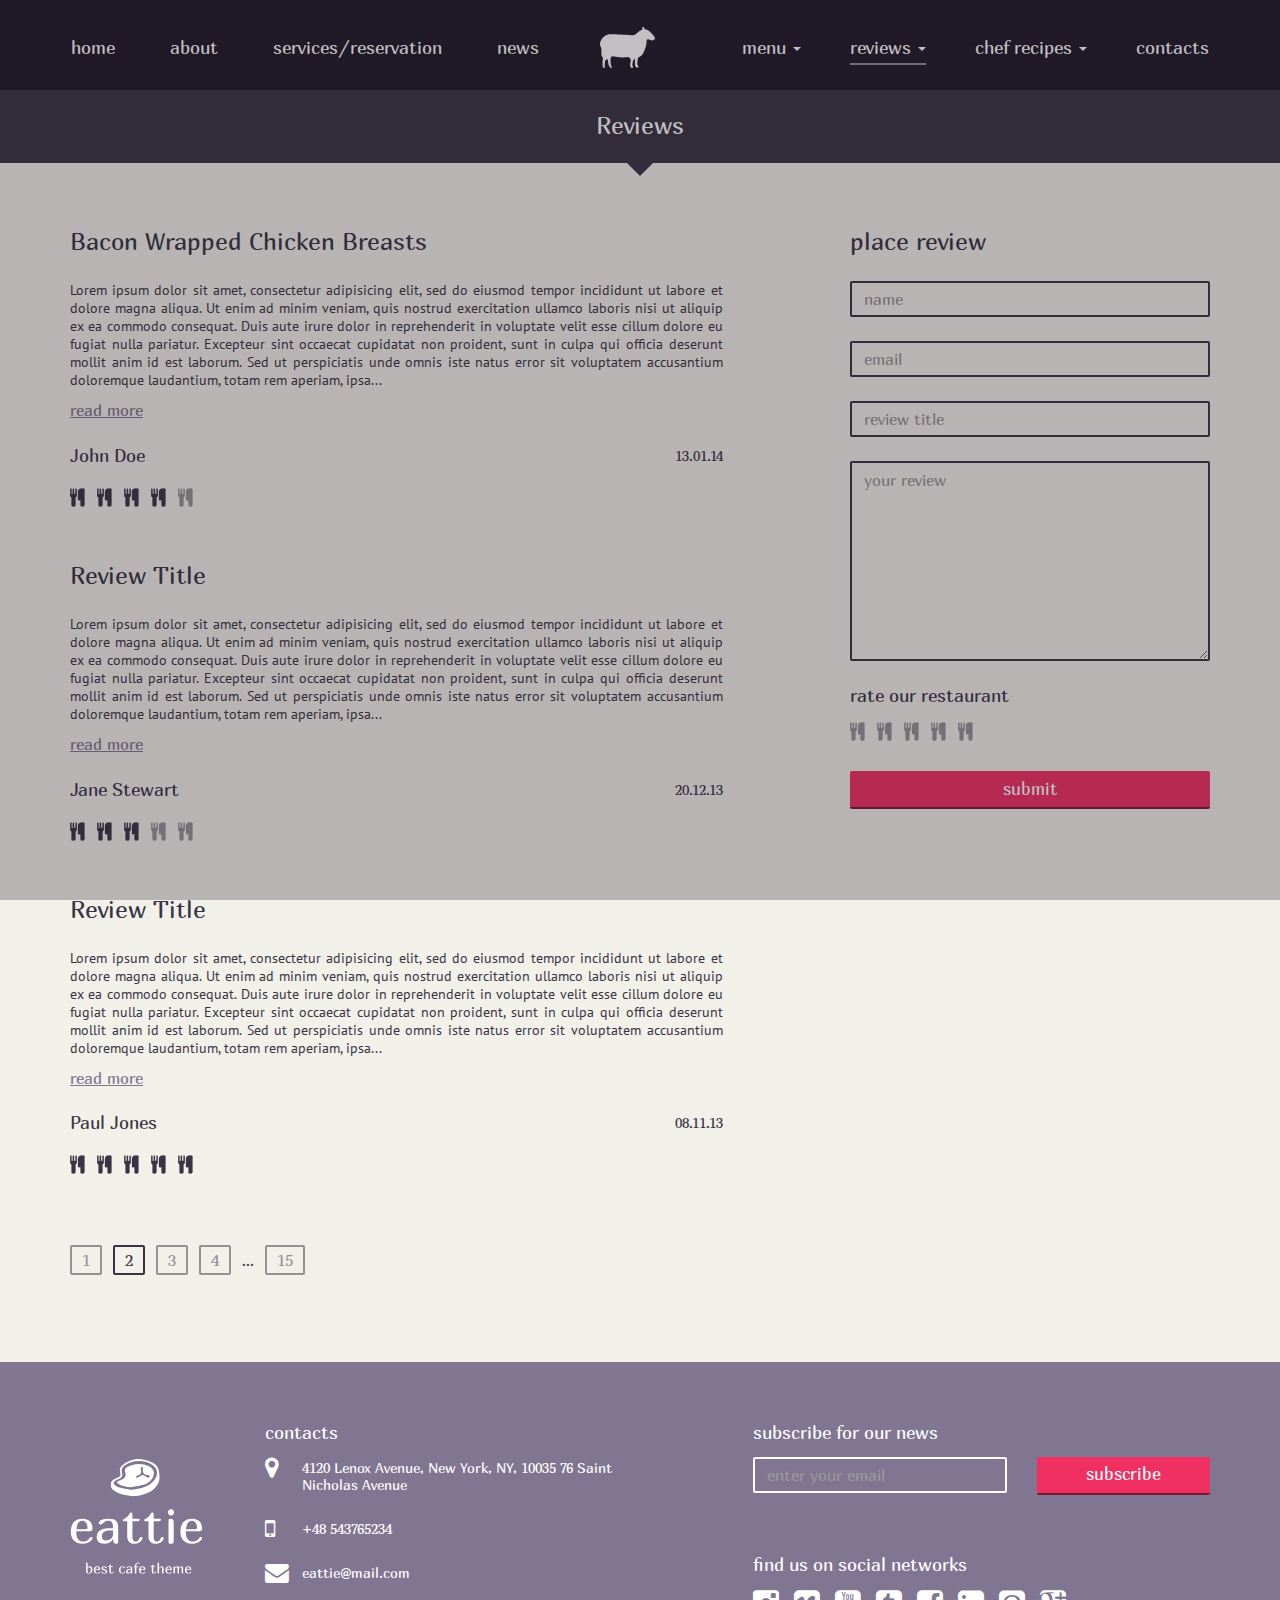
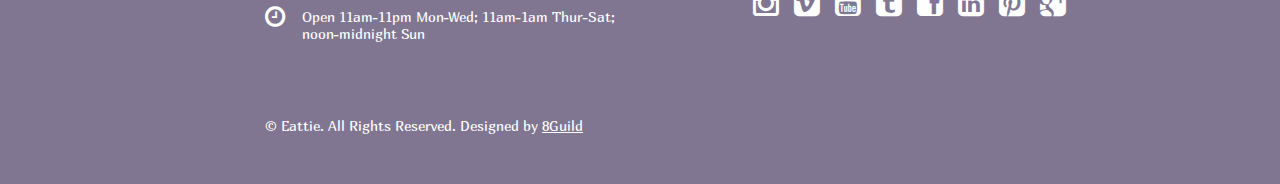
<file: reviews.html>
<!doctype html>
<!--Conditionals for IE8-9 Support-->
<!--[if IE 8]><html lang="en" class="ie ie8"><![endif]-->
<!--[if IE 9]><html lang="en" class="ie ie9"><![endif]-->
<html>
  <head>
    <meta charset="utf-8">
    <title>Eattie - Restaurant HTML Template</title>
    <meta name="description" content="Responsive Restaurant HTML Template" />
		<meta name="keywords" content="responsive html template, restaurant, cafe, bootstrap 3.0, css, jquery" />
		<meta name="author" content="8Guild" />
    <meta name="viewport" content="width=device-width, initial-scale=1.0, maximum-scale=1.0, user-scalable=no" />
    <!--Favicon-->
    <link rel="shortcut icon" href="favicon.ico" type="image/x-icon">
    <link rel="icon" href="favicon.ico" type="image/x-icon">
    <!--Google Fonts-->
    <link href='http://fonts.googleapis.com/css?family=Marmelad' rel='stylesheet' type='text/css'>
    <link href='http://fonts.googleapis.com/css?family=PT+Sans:400,700' rel='stylesheet' type='text/css'>
    <!--Bootstrap 3.0.3-->
    <link href="css/bootstrap.min.css" rel="stylesheet" media="screen">
    <!--Icons Fonts-->
    <link href="css/font-awesome.min.css" rel="stylesheet" media="screen">
    <!-- Custom styles -->
    <link href="css/style.css" rel="stylesheet" type="text/css">
    <!--Modernizr-->
		<script src="js/libs/modernizr.custom.js"></script>
    <!--Adding Media Queries Support for IE8-->
    <!--[if lt IE 9]>
      <script src="js/plugins/respond.min.js"></script>
    <![endif]-->
  </head>
  
  <!--Body-->
  <body>
  
  	<!-- Preloader -->
    <div id="preloader">
      <div id="status">
        <img class="svg" src="img/logo-big.svg" width="133" height="120" alt="Eattie"/>
        <img class="png" src="img/logo-big.png" width="133" height="120" alt="Eattie"/>
        <div id="fountainG">
          <div id="fountainG_1" class="fountainG"></div>
          <div id="fountainG_2" class="fountainG"></div>
          <div id="fountainG_3" class="fountainG"></div>
          <div id="fountainG_4" class="fountainG"></div>
          <div id="fountainG_5" class="fountainG"></div>
          <div id="fountainG_6" class="fountainG"></div>
          <div id="fountainG_7" class="fountainG"></div>
          <div id="fountainG_8" class="fountainG"></div>
        </div>
      </div>
    </div>

    <!--Header-->
    <header class="pinned"><!--By adding "pinned" class we pinned header to the top of the window-->
      <div class="container">
        <a class="logo" href="home-slideshow.html"></a>
        
        <!--Navigation-->
        <nav class="navbar" role="navigation">
          <div class="navbar-header">
            <button type="button" class="navbar-toggle" data-toggle="collapse" data-target="#navi-collapse">
              <span class="sr-only">Toggle navigation</span>
              <span class="icon-bar"></span>
              <span class="icon-bar"></span>
              <span class="icon-bar"></span>
            </button>
          </div>
          <div class="collapse navbar-collapse" id="navi-collapse">
            <ul class="nav navbar-nav nav-left">
              <li><a href="home-slideshow.html">home</a></li>
              <li><a href="home-slideshow.html#about">about</a></li>
              <li><a href="home-slideshow.html#serv-reservation">services/reservation</a></li>
              <li class="last"><a href="home-slideshow.html#news">news</a></li>
            </ul>
            <ul class="nav navbar-nav nav-right">
              <li class="dropdown">
                <a href="#" class="dropdown-toggle" data-toggle="dropdown">menu <b class="caret"></b></a>
                <ul class="dropdown-menu">
                  <li><a href="menu1.html">1 column layout</a></li>
                  <li><a href="menu2.html">2 columns layout</a></li>
                </ul>
              </li>
              <li class="dropdown active">
                <a href="#" class="dropdown-toggle" data-toggle="dropdown">reviews <b class="caret"></b></a>
                <ul class="dropdown-menu">
                  <li><a href="reviews.html">reviews list</a></li>
                  <li><a href="reviews-single.html">reviews single</a></li>
                </ul>
              </li>
              <li class="dropdown">
                <a href="#" class="dropdown-toggle" data-toggle="dropdown">chef recipes <b class="caret"></b></a>
                <ul class="dropdown-menu">
                  <li><a href="recipes.html">chef recipes list</a></li>
                  <li><a href="recipes-single.html">chef recipes single</a></li>
                </ul>
              </li>
              <li class="last"><a href="home-slideshow.html#contacts">contacts</a></li>
            </ul>
          </div><!-- /.navbar-collapse -->
        </nav><!--Close Navigation -->
      </div>
    </header>
    
    <!--Reviews-->
    <section class="block reviews">
      <div class="heading"><h2>Reviews</h2><span class="triangle"></span></div>
      <div class="inner">
      	<div class="container">
        	<div class="row">
            <div class="col-lg-7 col-md-7 col-sm-7">
              <div class="row review">
                <div class="col-lg-12">
                  <h3>Bacon Wrapped Chicken Breasts</h3>
                  <p>Lorem ipsum dolor sit amet, consectetur adipisicing elit, sed do eiusmod tempor incididunt ut labore et dolore magna aliqua. Ut enim ad minim veniam, quis nostrud exercitation ullamco laboris nisi ut aliquip ex ea commodo consequat. Duis aute irure dolor in reprehenderit in voluptate velit esse cillum dolore eu fugiat nulla pariatur. Excepteur sint occaecat cupidatat non proident, sunt in culpa qui officia deserunt mollit anim id est laborum. Sed ut perspiciatis unde omnis iste natus error sit voluptatem accusantium doloremque laudantium, totam rem aperiam,  ipsa...</p>
                  <a class="read-more" href="reviews-single.html">read more</a>
                  <div class="tags group"><span class="name">John Doe</span><span class="date">13.01.14</span></div>
                  <div class="rating">
                    <span class="on"></span>
                    <span class="on"></span>
                    <span class="on"></span>
                    <span class="on"></span>
                    <span class="off"></span>
                  </div>
                </div>
              </div>
              <div class="row review">
                <div class="col-lg-12">
                  <h3>Review Title</h3>
                  <p>Lorem ipsum dolor sit amet, consectetur adipisicing elit, sed do eiusmod tempor incididunt ut labore et dolore magna aliqua. Ut enim ad minim veniam, quis nostrud exercitation ullamco laboris nisi ut aliquip ex ea commodo consequat. Duis aute irure dolor in reprehenderit in voluptate velit esse cillum dolore eu fugiat nulla pariatur. Excepteur sint occaecat cupidatat non proident, sunt in culpa qui officia deserunt mollit anim id est laborum. Sed ut perspiciatis unde omnis iste natus error sit voluptatem accusantium doloremque laudantium, totam rem aperiam,  ipsa...</p>
                  <a class="read-more" href="reviews-single.html">read more</a>
                  <div class="tags group"><span class="name">Jane Stewart</span><span class="date">20.12.13</span></div>
                  <div class="rating">
                    <span class="on"></span>
                    <span class="on"></span>
                    <span class="on"></span>
                    <span class="off"></span>
                    <span class="off"></span>
                  </div>
                </div>
              </div>
              <div class="row review">
                <div class="col-lg-12">
                  <h3>Review Title</h3>
                  <p>Lorem ipsum dolor sit amet, consectetur adipisicing elit, sed do eiusmod tempor incididunt ut labore et dolore magna aliqua. Ut enim ad minim veniam, quis nostrud exercitation ullamco laboris nisi ut aliquip ex ea commodo consequat. Duis aute irure dolor in reprehenderit in voluptate velit esse cillum dolore eu fugiat nulla pariatur. Excepteur sint occaecat cupidatat non proident, sunt in culpa qui officia deserunt mollit anim id est laborum. Sed ut perspiciatis unde omnis iste natus error sit voluptatem accusantium doloremque laudantium, totam rem aperiam,  ipsa...</p>
                  <a class="read-more" href="reviews-single.html">read more</a>
                  <div class="tags group"><span class="name">Paul Jones</span><span class="date">08.11.13</span></div>
                  <div class="rating">
                    <span class="on"></span>
                    <span class="on"></span>
                    <span class="on"></span>
                    <span class="on"></span>
                    <span class="on"></span>
                  </div>
                </div>
              </div>
              <div class="row">
              	<div class="col-lg-12">
                	<div class="pagination">
                  	<a href="#">1</a>
                  	<a class="active" href="#">2</a>
                  	<a href="#">3</a>
                  	<a href="#">4</a>
                    <span class="dots">...</span>
                  	<a href="#">15</a>
                  </div>
                </div>
              </div>
            </div>
            <div class="col-lg-4 col-md-4 col-sm-4 col-lg-offset-1 col-md-offset-1 col-sm-offset-1">
              <h3>place review</h3>
              <form class="form review-form" method="post" role="form">
              	<div class="form-group">
                	<label class="sr-only" for="name">name</label>
                  <input class="form-control" type="text" id="name" name="name" placeholder="name" required>
                </div>
                <div class="form-group">
                	<label class="sr-only" for="email">email</label>
                  <input class="form-control" type="email" id="email" name="email" placeholder="email" required>
                </div>
                <div class="form-group">
                	<label class="sr-only" for="review_title">review title</label>
                  <input class="form-control" type="text" id="review_title" name="review_title" placeholder="review title" required>
                </div>
                <div class="form-group">
                	<label class="sr-only" for="review">review</label>
                  <textarea class="form-control" id="review" name="review" placeholder="your review" required></textarea>
                </div>
                <h4>rate our restaurant</h4>
                <div class="score"></div>
                <button type="submit" class="btn btn-primary">submit</button>
              </form>
            </div>
          </div>
        </div>
      </div>
    </section>
    
    <!--Footer-->
    <footer>
      <div class="container">
      <div class="row">
        <div class="col-lg-2 col-md-2">
          <div class="footer-logo"></div>
        </div>
        <div class="col-lg-5 col-md-5">
          <div class="footer-contacts">
            <h3>contacts</h3>
            <div class="group">
              <i class="fa fa-map-marker"></i>
              <p>4120 Lenox Avenue, New York, NY, 10035 76 Saint<br/>Nicholas Avenue</p>
            </div>
            <div class="group">
              <i class="fa fa-mobile"></i>
              <p>+48 543765234</p>
            </div>
            <div class="group">
              <i class="fa fa-envelope"></i>
              <p>eattie@mail.com</p>
            </div>
            <div class="group last">
              <i class="fa fa-clock-o"></i>
              <p>Open 11am-11pm Mon-Wed; 11am-1am Thur-Sat;<br/>noon-midnight Sun</p>
            </div>
          </div>
        </div>
        <div class="col-lg-5 col-md-5">
          <h3>subscribe for our news</h3>
          <form class="subscribe-form group" method="post" role="form">
            <div class="row">
              <div class="col-lg-7 col-md-7 form-group">
                <input class="form-control" type="email" name="email" placeholder="enter your email" required>
              </div>
              <div class="col-lg-5 col-md-5 form-group">
                <button type="submit" class="btn btn-primary" name="subscribe">subscribe</button>
              </div>
            </div>
          </form>
          <h3>find us on social networks</h3>
          <div class="social-bar">
            <a href="#" class="fa fa-instagram tooltipped" title="Instagram"></a>
            <a href="#" class="fa fa-vimeo-square tooltipped" title="Vimeo"></a>
            <a href="#" class="fa fa-youtube-square tooltipped" title="Youtube"></a>
            <a href="#" class="fa fa-tumblr-square tooltipped" title="Tumblr"></a>
            <a href="#" class="fa fa-facebook-square tooltipped" title="Facebook"></a>
            <a href="#" class="fa fa-linkedin-square tooltipped" title="LinkedIn"></a>
            <a href="#" class="fa fa-pinterest-square tooltipped" title="Pinterest"></a>
            <a href="#" class="fa fa-google-plus-square tooltipped" title="Google+"></a>
          </div>
        </div> 
      </div>
      <div class="copyright row">
        <div class="col-lg-10 col-md-10 col-lg-offset-2 col-md-offset-2">
          <p>&copy; Eattie. All Rights Reserved. Designed by <a href="http://8guild.com/" target="_blank">8Guild</a></p>
        </div>
      </div>
      </div>
    </footer>
    
    <!--Javascript (jQuery)-->
		<script src="js/libs/jquery-1.10.2.min.js"></script>
		<script src="js/plugins/bootstrap.min.js"></script>
		<script src="js/plugins/jquery.validate.min.js"></script>
		<script src="js/plugins/jquery.raty.min.js"></script>
		<script src="js/scripts-secondary.js"></script>
    
  </body><!--Close Body-->
</html>
</file>
<file: css/style.css>
/*
 *Eattie Restaurant HTML Template Style Sheet v1.0
 *Copyright 2013 8Guild.com
 */

/* Apply a natural box layout model to all elements */
*, *:before, *:after {
  -moz-box-sizing: border-box; -webkit-box-sizing: border-box; box-sizing: border-box;
 }

/*Global Styles*/
body {
	font-family: 'Marmelad', Arial, Helvetica, sans-serif;
	background-color: #f1f0e9;
	overflow: hidden;
	padding: 0;
}
h1, h2, h3 {
	font-family: 'Marmelad', Arial, Helvetica, sans-serif;
	padding: 0;
	margin: 0;
}
p {
	font: 1em 'PT Sans', Arial, Helvetica, sans-serif;
	text-align: justify;
}
a {
	outline: none !important;
}
.table {
	display: table;
	width: 100%;
	background: none;
}
.table-cell {
	display: table-cell !important;
	vertical-align: middle !important;
}
embed, object, iframe{max-width: 100%;}

/*Clearfix*/
.group:after {
	visibility: hidden;
	display: block;
	content: "";
	clear: both;
	height: 0;
	}
*:first-child+html .group { zoom: 1; } /* IE7 */
.clear {
	clear: both;
}

/*Intro*/
.intro-title {
	position: fixed;
	width: 100%;
	max-width: 430px;
	height: 330px;
	padding: 42px 18px 25px 18px;
	background-color: rgba(82,51,70,0.9);
	left: 65px;
	top: 42%;
	margin-top: -165px;
}
.ie8 .intro-title {
	background-color: rgb(82,51,70);
}
.intro-title h1 {
	color: #fff;
	font-size: 4.2em;
	text-transform: uppercase;
	text-align: left;
	line-height: 1.2;
	margin-bottom: 20px;
}

/*Social Bar*/
.social-bar {
	width: 100%;
}
.social-bar a {
	display: inline-block;
	margin-right: 11px;
	font-size: 2.15em;
	text-decoration: none;
	color: #fff;
	opacity: 1;
	filter: alpha(opacity=100);
	-webkit-transition: opacity 350ms ease;
	-moz-transition: opacity 350ms ease;
	-o-transition: opacity 350ms ease;
	transition: opacity 350ms ease;
}
.social-bar a:hover {
	opacity: 0.5;
	filter: alpha(opacity=50);
}

/*Intro Fullscreen Slideshow*/
.intro-slideshow {
	position: fixed;
	width: 100%;
	height: auto;
	min-height: 100%;
	z-index: -100;
	top: 0;
	left: 0;
	overflow: hidden;
}
.intro-slideshow ul li {
	width: 100%;
	height: 100%;
	background-repeat: no-repeat;
	background-position: center center;
	background-color: #f1f0e9;
	display: block;
	position: fixed;
	top: 0;
	left: 0;
	-webkit-background-size: cover;
  -moz-background-size: cover;
  -o-background-size: cover;
  background-size: cover;	
	opacity: 0;
	filter: alpha(opacity=0);/*for ie8*/
	-webkit-transition: all 2s ease-out;
	-moz-transition: all 2s ease-out;
	-ms-transition: all 2s ease-out;
	-o-transition: all 2s sease-out;
	transition: all 2s sease-out;
}
.intro-slideshow ul li.current {
	opacity: 1;
	filter: alpha(opacity=100);/*for ie8*/
}

/*Wrapper*/
#wrapper {
	width: 100%;
	position: relative;
	z-index: 1;
}

/*Header*/
header {
	width: 100%;
	background-color: #211a27;
	height: 90px;
	position: relative;
	z-index: 5;
}
.stiky.stuck {
	position: fixed;
	top: 0;
	z-index: 10;
}
header.pinned {
	position: fixed;
	top: 0;
}
header.reveal {
	position: fixed;
	top: -90px;
	-webkit-transition: top 400ms ease;
	-moz-transition: top 400ms ease;
	-o-transition: top 400ms ease;
	transition: top 400ms ease;
}
header.reveal.visible {
	top: 0px;
}
header .container {
	padding: 0 !important;
}
.logo {
	display: block;
	width: 100%;
	max-width: 55px;
	height: 55px;
	position: absolute;
	top: 30%;
	left: 50%;
	z-index: 1;
	margin-left: -40px;
	background: url(../img/sheep_logo_Xsmall_55.svg) no-repeat;
}
.no-svg .logo {
	background: url(../img/sheep_logo_Xsmall_55.png) no-repeat;
}

/*Navigation*/
.navbar {
	width: 100%;
	padding-top: 30px;
}
.nav-left {
	float: left;
}
.nav-right {
	float: right !important;
}
.nav.navbar-nav li a {
	font: 1.3em 'Marmelad', Arial, Helvetica, sans-serif;
	color: #fff;
	padding: 5px 0;
	border-bottom: 2px solid transparent;
	-webkit-transition: border-color 300ms ease;
	-moz-transition: border-color 300ms ease;
	-o-transition: border-color 300ms ease;
	transition: border-color 300ms ease;
}
.nav.navbar-nav li a:hover,
.nav.navbar-nav li.active a {
	background-color: transparent;
	border-color: #908d93;
	outline: none !important;
}
.nav.navbar-nav li a:active,
.nav.navbar-nav li a:focus {
	background-color: transparent !important;
	outline: none !important;
}
.nav.navbar-nav.nav-left li {
	margin-right: 55px;
}
.nav.navbar-nav.nav-right li {
	margin-left: 49px;
}
.nav.navbar-nav.nav-left li.last {
	margin: 0;
}
li.dropdown.open a {
	background: none !important;
	border-color: #908d93 !important;
}
.dropdown-menu {
	background-color: #c4bcbc;
	border: none;
	margin-top: -2px !important;
	-webkit-border-radius: 0;
	-moz-border-radius: 0;
	border-radius: 0;
  -webkit-box-shadow: none;
  -moz-box-shadow: none;
  box-shadow: none;
	padding: 10px 0;
	text-align: left !important;
}
.open > .dropdown-menu {
	display: block;
}
.dropdown-menu > li {
	margin: 0 !important;
}
.dropdown-menu > li > a {
  display: block;
	width: 100%;
	font-size: 1.125em !important;
  padding: 15px 20px !important;
  color: #5e4950 !important;
	border: none !important;
	background-color: transparent;
	-webkit-transition: all 300ms ease !important;
	-moz-transition: all 300ms ease !important;
	-o-transition: all 300ms ease !important;
	transition: all 300ms ease !important;
}
.dropdown-menu > li > a:hover,
.dropdown-menu > li > a:focus,
.dropdown-menu > li.active > a,
.dropdown-menu > .active > a,
.dropdown-menu > .active > a:hover,
.dropdown-menu > .active > a:focus {
  color: #fff !important;
  text-decoration: none;
  background-color: #523346 !important;
}
.navbar-toggle {
  position: relative;
  float: right;
  padding: 5px 10px;
  margin-top: 0;
  margin-right: 30px;
  margin-bottom: 8px;
  background-color: transparent;
  background-image: none;
  border: 1px solid transparent;
  border-radius: 4px;
	outline: none !important;
}
.navbar-toggle .icon-bar {
  display: block;
  width: 27px;
  height: 3px;
  border-radius: 0px;
	background-color: #fff;
	opacity: 1;
	filter: alpha(opacity=100);
	-webkit-transition: all 300ms ease;
	-moz-transition: all 300ms ease;
	-o-transition: all 300ms ease;
	transition: all 300ms ease;
}
.navbar-toggle:hover .icon-bar {
	opacity: 0.5;
	filter: alpha(opacity=50);
}

/*About*/
.block {
	width: 100%;
	background-color: #f1f0e9;
}
.block .heading {
	display: block;
	position: relative;
	width: 100%;
	text-align: center;
	padding: 22px 20px 25px 20px;
	position: relative;
	z-index: 3;
}
.block .heading h2 {
	color: #fff;
	font-size: 1.7em;
	margin-bottom: 0px;
}
.triangle {
	display: block;
	position: absolute;
	width: 0; 
	height: 0; 
	border-left: 13px solid transparent;
	border-right: 13px solid transparent;
	border-top-width: 13px;
	border-top-style: solid;
	border-top-color: inherit;
	bottom: -13px;
	left: 50%;
	margin-left: -13px;
	z-index: 3;
}
.about .heading {
	color: #393443;
	background-color: #393443;
}
.about-slider {
	position: relative;
	width: 100%;
	height: 570px;
	overflow: hidden;
}
.about-slider-inner {
	width: 100%;
	z-index: 1;
}
.info-bg {
	position: absolute;
	width: 100%;
	max-width: 450px;
	height: 570px;
	background-color: #fff;
	opacity: 0.9;
	filter: alpha(opacity=90);
	z-index: 2;
	top: 0;
}
.info {
	position: absolute;
	width: 100%;
	max-width: 450px;
	height: 570px;
	overflow-y: hidden;
	z-index: 2;
	top: 0;
	padding: 55px 0;
}
.pager {
	height: 12px;
	margin: 0 0 45px 0;
}
.pager a {
	display: inline-block;
	text-indent: -9999px !important;
	width: 12px;
	height: 12px;
	margin: 0 7px;
	border: 2px solid #807691;
	-webkit-border-radius: 50%;
	-moz-border-radius: 50%;
	border-radius: 50%;
}
.pager a.activeSlide {
	background-color: #807691;
}
.info-slider {
	width: 100%;
	max-width: 265px;
	margin: auto;
}
.ie8 .info-slider div {
	background: none !important;
}
.info-slider img {
	display: block;
	margin: 0 auto 35px auto;
}
.info-slider h3 {
	color: #807691;
	font-size:2.125em;
	text-align: center;
	margin: 35px 0;
}
.info-slider p {
	color: #4f4f4f;
}
.info-slider p i {
	font-size: 1.9em;
	margin-right: 18px;
	color: #807691;
}

/*Services Reservation*/
.reservation {
	position: relative;
	background: none;
}
.reservation .heading {
	color: #523346;
	background-color: #523346;
}
.overlay {
	position: absolute;
	width: 100%;
	height: auto;
	min-height: 100%;
	top: 0;
	left: 0;
	background-color: #211a27;
	opacity: 0.9;
	filter: alpha(opacity=90);
	z-index: 1;
}
.reservation-inner {
	position: relative;
	width: 100%;
	z-index: 2;
	padding: 65px 0 55px 0;
}
.serv-info {
	margin-top: 12px;
}
.reservation h3 {
	font-size: 1em;
	color: #fff;
	text-transform: uppercase;
	margin-bottom: 10px;
}
.reservation p {
	font-family: 'Marmelad', Arial, Helvetica, sans-serif;
	color: #fff;
	margin-bottom: 25px;
}
.reservation a {
	color: #f03063;
	text-decoration: underline;
}
.reservation a:hover {
	text-decoration: none;
}
.tab-navigation {
	width: 100%;
	background-color: #393443;
	position: relative;
	z-index:2;
	padding-top: 35px;
}
.nav-tabs {
	border: none;
}
.nav-tabs li {
	margin: 0px 5.7% 22px 0;
}
.nav-tabs li.last {
	margin-right: 0;
}
.nav-tabs li a {
	font-size: 1.25em;
	color: #fff;
	border: none;
	padding: 0;
	text-decoration: none;
}
.nav-tabs li a:hover,
.nav-tabs li.active a,
.nav-tabs li.active a:hover {
	background: none !important;
	border: none !important;
	color: #fff !important;
	outline: none;
}
.nav-tabs li a .text {
	display: block;
	float: left;
	padding-bottom: 4px;
	border-bottom: 2px solid transparent;
	-webkit-transition: border-color 300ms ease;
	-moz-transition: border-color 300ms ease;
	-o-transition: border-color 300ms ease;
	transition: border-color 300ms ease;
}
.nav-tabs li.active a .text,
.nav-tabs li a:hover .text {
	border-color: #898588;
}
.nav-tabs li a .icon {
	display: block;
	float: left;
	width: 36px;
	height: 30px;
	background-image: url(../img/services/services-icons-sprite.svg);
	background-repeat: no-repeat;
	margin-right: 15px;
}
.no-svg .nav-tabs li a .icon {
	background-image: url(../img/services/services-icons-sprite.png);
	background-repeat: no-repeat;
}
.icon-key {
	background-position: 0px 0px;
}
.icon-plate {
	background-position: -36px 0px;
	margin-top: -2px;
}
.icon-pan {
	background-position: -72px 0px;
	margin-top: -2px;
}
.icon-hat {
	background-position: -108px 0px;
	margin-top: -2px;
}
.icon-truck {
	background-position: -144px 0px;
}

/*News*/
.news {
	background-color: #f1f0e9;
	border-bottom: 1px solid #d1cac8;
}
.news .heading {
	color: #523346;
	background-color: #523346;
}
.news h3 {
	color: #523346;
	font-size: 2.85em;
	margin-bottom: 18px;
}
.news h4 {
	font-family: 'Marmelad', Arial, Helvetica, sans-serif;
	color: #393443;
	font-size: 1.35em;
	margin-bottom: 16px;
}
.news p {
	color: #393443;
}
.news img {
	display: block;
	max-width: 100%;
	height: auto;
	margin: 40px auto 0 auto;
}
#news-carousel {
	padding: 90px 0 110px 0;
	margin-bottom: 35px;
}
.carousel-indicators {
	bottom: 0;
	z-index: 2;
}
.carousel-indicators li {
  display: inline-block;
  width: 12px;
  height: 12px;
  margin: 0 5px !important;
  text-indent: -999px;
  cursor: pointer;
  background-color: none !important;
  border: 2px solid #807691;
  border-radius: 50%;
}
.carousel-indicators .active {
  width: 12px;
  height: 12px;
  background-color: #807691;
}

/*App Presentation*/
.app {
	padding: 70px 0 75px 0;
	background-color: #f1f0e9;
}
.app h2 {
	font-size: 2.125em;
	color: #807691;
	line-height: 1.3;
	margin-bottom: 15px;
}
.app p {
	color: #523346;
	margin-bottom: 20px;
}
.png {
	display: none !important;
}
.no-svg .png {
	display: block !important;
}
.no-svg .svg {
	display: none !important;
}
.appstore-btn,
.google-play-btn {
	display: block;
	width: 100%;
	height: 66px;
	margin-top: 10px;
	-webkit-border-radius: 2px;
	-moz-border-radius: 2px;
	border-radius: 2px;
	-webkit-transition: background-color 350ms ease;
	-moz-transition: background-color 350ms ease;
	-o-transition: background-color 350ms ease;
	transition: background-color 350ms ease;
	outline: none;
}
.appstore-btn {
	background: #523346 url(../img/app/appstore.svg) no-repeat center center;
	border-bottom: 2px solid #291923;
}
.no-svg .appstore-btn {
	background: #523346 url(../img/app/appstore.png) no-repeat center center;
}
.google-play-btn {
	background: #c89a52 url(../img/app/google-play.svg) no-repeat center center;
	border-bottom: 2px solid #644d29;
}
.no-svg .google-play-btn {
	background: #c89a52 url(../img/app/google-play.png) no-repeat center center;
}
.appstore-btn:hover {
	background-color: #412737;
}
.google-play-btn:hover {
	background-color: #af8544;
}
.appstore-btn:active,
.google-play-btn:active {
	border: none;
}
.phone {
	width: 215px;
	height: 391px;
	background: url(../img/app/phone.png) no-repeat;
	margin: 36px auto 0 auto;
	padding: 57px 0 0 29px;
}
.app-features {
	margin-top: 75px;
}
.ie9 .app-features {
	margin-top: 60px;
}
@-moz-document url-prefix() { /*Targeting Mozilla Browser*/
  .app-features {
     margin-top: 60px;
  }
}
.app-feature {
	margin-bottom: 55px;
}
.ie9 .app-feature p {
	text-align: left;
}
@-moz-document url-prefix() { /*Targeting Mozilla Browser*/ 
  .app-feature p {
     text-align: left;
  }
}
.app-feature img {
	display: block;
	width: 50px;
	height: 50px;
	margin: 0 auto 25px auto;
}

/*Forms*/
.form {
	width: 100%;
}
.form h4 {
	font-family: 'Marmelad', Arial, Helvetica, sans-serif;
	font-size: 1.3em;
	color: #fff;
	margin-bottom: 30px;
}
.form p {
	margin: 10px 0 30px 0;
}
.form a {
	color: #f03063;
	text-decoration: underline;
}
.form a:hover {
	text-decoration: none;
}
.form-control {
	height: 36px;
  padding: 6px 12px;
  font-size: 1.125em;
  line-height: 1.428571429;
  color: #fff;
  vertical-align: middle;
  background-color: transparent;
	border: 2px solid #fff;
	-webkit-border-radius: 2px;
	-moz-border-radius: 2px;
	border-radius: 2px;
  -webkit-box-shadow: none !important;
          box-shadow: none !important;
  -webkit-transition: none !important;
          transition: none !important;
	-webkit-transition: border-color 300ms ease;
	-moz-transition: border-color 300ms ease;
	-o-transition: border-color 300ms ease;
	transition: border-color 300ms ease;
}
.form-control:focus {
  border-color: #fff;
  outline: 0;
  -webkit-box-shadow: none !important;
          box-shadow: none !important;
}
.form-control:-moz-placeholder {
  color: #999999;
}
.form-control::-moz-placeholder {
  color: #999999;
  opacity: 1;
}
.form-control:-ms-input-placeholder {
  color: #999999;
}
.form-control::-webkit-input-placeholder {
  color: #999999;
}
.form-control[disabled],
.form-control[readonly],
fieldset[disabled] .form-control {
  cursor: not-allowed;
  background-color: transparent;
}
textarea.form-control {
  height: auto;
	min-height: 200px;
}
.form-group {
  margin-bottom: 24px;
}

/*Buttons*/
.btn {
  display: block;
	width: 100%;
  padding: 0;
  font-size: 1.2em;
  line-height: 1;
	height: 38px;
	border: none;
	-webkit-border-radius: 2px;
	-moz-border-radius: 2px;
	border-radius: 2px;
}
.btn:hover,
.btn:focus {
  color: #fff;
  text-decoration: none;
}
.btn:active,
.btn.active {
  -webkit-box-shadow: none !important;
          box-shadow:  none !important;
}
.btn-primary {
  color: #ffffff;
	background-color: #f03063;
	border-bottom: 2px solid #781831;
	-webkit-transition: background-color 350ms ease;
	-moz-transition: background-color 350ms ease;
	-o-transition: background-color 350ms ease;
	transition: background-color 350ms ease;
}
.btn-primary:hover,
.btn-primary:focus {
  color: #ffffff;
	background-color: #d32452;
	border-bottom: 2px solid #781831;
}
.btn-primary:active,
.btn-primary.active,
.open .dropdown-toggle.btn-primary {
	border-bottom: 2px solid #d32452;
	outline: none;
}

/*Custom Checkbox*/
.subscribe-chbx {
	margin-bottom: 30px;
}
.subscribe-chbx span {
	display: none;
	float: left;
	width: 12px;
	height: 12px;
	border: 2px solid #fff;
	-webkit-border-radius: 50%;
	-moz-border-radius: 50%;
	border-radius: 50%;
	margin: 4px 11px 0 0;
	cursor: pointer;
}
.subscribe-chbx span.checked {
	background-color: #fff;
}
.subscribe-chbx input[type=checkbox] {
	margin-right: 10px;
}
.subscribe-chbx label {
	display: block;
	float: left;
	font-size: 1em;
	font-weight: normal;
	color: #fff;
}

/*Datepicker*/
.ui-datepicker {
	width: 17.1em;
	padding: 20px 10px 25px 10px;
	display: none;
	margin-top: 2px;
	font-size: 1.1em;
	background-color: #fff;
	-webkit-border-radius: 2px;
	-moz-border-radius: 2px;
	border-radius: 2px;
}
.ui-datepicker .ui-datepicker-header {
	position: relative;
	padding: .2em 0;
}
.ui-datepicker .ui-datepicker-prev,
.ui-datepicker .ui-datepicker-next {
	position: absolute;
	top: 12px;
	width: 12px;
	height: 13px;
	background: url(../img/forms/calendar-arrows.svg) no-repeat;
	cursor: pointer;
}
.no-svg .ui-datepicker .ui-datepicker-prev,
.no-svg .ui-datepicker .ui-datepicker-next {
	background: url(../img/forms/calendar-arrows.png) no-repeat;
}
.ui-datepicker .ui-datepicker-prev {
	background-position: 0px 0px;
	left: 12px;
}
.no-svg .ui-datepicker .ui-datepicker-prev {
	background-position: 0px 0px;
	left: 12px;
}
.ui-datepicker .ui-datepicker-next {
	background-position: -12px 0px;
	right: 12px;
}
.no-svg .ui-datepicker .ui-datepicker-next {
	background-position: -12px 0px;
	right: 12px;
}
.ui-datepicker .ui-datepicker-prev span,
.ui-datepicker .ui-datepicker-next span {
	display: block;
	position: absolute;
	left: 50%;
	margin-left: -8px;
	top: 50%;
	margin-top: -8px;
	text-indent: -9999px;
}
.ui-datepicker .ui-datepicker-title {
	margin: 0 2.3em;
	line-height: 1.8em;
	text-align: center;
	font-size: 1.125em;
	text-transform: uppercase;
	color: #393443;
}
.ui-datepicker .ui-datepicker-title select {
	font-size: 1em;
	margin: 1px 0;
}
.ui-datepicker select.ui-datepicker-month-year {
	width: 100%;
}
.ui-datepicker select.ui-datepicker-month,
.ui-datepicker select.ui-datepicker-year {
	width: 49%;
}
.ui-datepicker table {
	width: 100%;
	font-size: .9em;
	border-collapse: collapse;
}
.ui-datepicker th {
	padding: .7em .3em;
	text-align: center;
	border: 0;
	text-transform: uppercase;
	color: #393443;
}
.ui-datepicker td {
	border: 0;
	padding: 1px;
}
.ui-datepicker td span,
.ui-datepicker td a {
	display: block;
	padding: .2em;
	text-align: center;
	text-decoration: none;
	color: #4c5246;
	-webkit-transition: all 300ms ease;
	-moz-transition: all 300ms ease;
	-o-transition: all 300ms ease;
	transition: all 300ms ease;
}
.ui-datepicker td a:hover {
	background-color: #393443;
	color: #fff;
}

/*Timepicker*/
.ui-timepicker-wrapper {
	overflow-y: auto;
	height: 245px;
	width: 17.1em;
	padding: 0 15px;
	font-size: 1.1em;
	border-top: 15px solid #fff;
	border-bottom: 15px solid #fff;
	background-color: #fff;
	-webkit-border-radius: 2px;
	-moz-border-radius: 2px;
	border-radius: 2px;
	outline: none;
	z-index: 10001;
	margin: 0;
}
.ui-timepicker-list {
	margin-left: -30px !important;
	list-style: none;
}
.ui-timepicker-list li {
	padding: 3px 0 3px 5px;
	cursor: pointer;
	white-space: nowrap;
	color: #4c5246;
	list-style: none;
	margin: 0;
	-webkit-transition: all 200ms ease;
	-moz-transition: all 200ms ease;
	-o-transition: all 200ms ease;
	transition: all 200ms ease;
}
.ui-timepicker-list:hover .ui-timepicker-selected {
	background: #fff;
	color: #4c5246;
}
li.ui-timepicker-selected,
.ui-timepicker-list li:hover,
.ui-timepicker-list .ui-timepicker-selected:hover {
	background: #393443; color: #fff;
}
.ui-timepicker-list li.ui-timepicker-disabled,
.ui-timepicker-list li.ui-timepicker-disabled:hover,
.ui-timepicker-list li.ui-timepicker-selected.ui-timepicker-disabled {
	color: #888;
	cursor: default;
}
.ui-timepicker-list li.ui-timepicker-disabled:hover,
.ui-timepicker-list li.ui-timepicker-selected.ui-timepicker-disabled {
	background: #f2f2f2;
}

/*Contacts*/
.contacts {
	padding-bottom: 55px;
}
.contacts .heading {
	color: #393443;
	background-color: #393443;
}
#map_canvas {
	width: 100%;
	height: 420px;
	margin-bottom: 40px;
	border-bottom: 1px solid #cbc9b8;
}
.contacts h3 {
	color: #393443;
	font-size: 1.7em;
	margin-bottom: 30px;
}
.contacts h3 i {
	font-size: 0.9em;
	width: 28px;
}
.contacts h3 i.fa-mobile,
.contacts h3 i.fa-map-marker {
	font-size: 1em;
}
.contacts h4 {
	color: #393443;
	font: 1em 'PT Sans', Arial, Helvetica, sans-serif;
	text-transform: uppercase;
	padding-left: 29px;
	margin-bottom: 4px;
}
.contacts p {
	color: #393443;
	padding-left: 29px;
	margin-bottom: 15px;
}

/*Menu*/
.menu1,
.menu2 {
	padding: 90px 0 20px 0;
}
.menu1 {
	padding-bottom: 0px;
	background: none;
}
.menu1 .heading,
.menu2 .heading {
	color: #393443;
	background-color: #393443;
}
.panel-group {
	background: none;
}
.panel {
	background: none;
	border-top: none;
	border-left: none;
	border-right: none;
	border-bottom: 1px solid transparent;
	margin: 0px !important;
	-webkit-border-radius: 0 !important;
	-moz-border-radius: 0 !important;
	border-radius: 0 !important;
}
.panel-heading {
	display: block;
	width: 100%;
	text-decoration: none;
	position: relative;
	padding: 65px 0;
	-webkit-border-radius: 0 !important;
	-moz-border-radius: 0 !important;
	border-radius: 0 !important;
	margin: 0;
}
.panel-heading .container {
	position: relative;
}
.panel-heading h3 {
	position: relative;
	font-size: 1.7em;
	color: #fff;
	z-index: 1;
}
.panel-heading .arrowDown {
	display: block;
	position: absolute;
	width: 45px;
	height: auto;
	min-height: 100%;
	top: 0;
	right: 40px;
	background: url(../img/recipes/arrowDown.svg) no-repeat center;
	-webkit-transform: rotate(180deg);
	-moz-transform: rotate(180deg);
	-ms-transform: rotate(180deg);
	-o-transform: rotate(180deg);
	transform: rotate(180deg);
	-webkit-transition: all 100ms ease;
	-moz-transition: all 100ms ease;
	-o-transition: all 100ms ease;
	transition: all 100ms ease;
}
.no-svg .panel-heading .arrowDown {
	background: url(../img/recipes/arrowDown.png) no-repeat center;
}
.panel-heading.collapsed .arrowDown {
	-webkit-transform: rotate(0deg);
	-moz-transform: rotate(0deg);
	-ms-transform: rotate(0deg);
	-o-transform: rotate(0deg);
	transform: rotate(0deg);
}
.panel-heading:hover {
	text-decoration: none;
}
.panel-body {
	border-top: none !important;
	background-color: #f1f0e9;
}
.panel-body .menu-block {
	padding: 35px 0 15px 0;
	margin-bottom: 0;
}
.menu2 .inner {
	padding-top: 65px;
}
.menu2 h3 {
	font-size: 1.7em;
	color: #393443;
	margin-bottom: 40px;
}
.menu-block {
	width: 100%;
	margin-bottom: 70px;
}
.menu-block .item {
	width: 100%;
	padding-bottom: 5px;
	border-bottom: 1px solid #f03063;
	margin-bottom: 30px;
	position: relative;
}
.menu-block .item h4 {
	display: block;
	font-family: 'Marmelad', Arial, Helvetica, sans-serif;
	font-size: 1.3em;
	color: #393443;
	margin-bottom: 10px;
	width: 65%;
}
.menu-block .item p {
	display: block;
	text-align: left;
	width: 65%;
}
.price {
	display: block;
	position: absolute;
	top: 0;
	right: 0;
	width: 90px;
	padding: 5px;
	background-color: #f03063;
	text-align: center;
	font-size: 1.4em;
	color: #fff;
	-webkit-border-radius: 2px;
	-moz-border-radius: 2px;
	border-radius: 2px;
}

/*Recipes*/
.recipes, .recipes-single {
	background: none;
}
.recipes-inner {
	padding-top: 90px;
}
.recipes .heading {
	color: #393443;
	background-color: #393443;
}
.recipes a {
	display: block;
	width: 100%;
	height: auto;
	padding: 47px 0;
	position: relative;
	text-decoration: none;
	margin-bottom: 1px;
	color: #fff;
	-webkit-transition: all 500ms ease;
	-moz-transition: all 500ms ease;
	-o-transition: all 500ms ease;
	transition: all 500ms ease;
}
.recipes a .inner {
	width: 100%;
	max-width: 1140px;
	margin: auto;
	position: relative;
	z-index: 1;
}
.recipes a .bg,
.recipes-single .header .bg,
.panel-heading .bg {
	position: absolute;
	width: 100%;
	height: auto;
	min-height: 100%;
	top: 0;
	left: 0;
	background-color: #211a27;
	z-index: 0;
	-moz-opacity: 0.7;
	opacity:0.7;
	filter: alpha(opacity=70);
	-webkit-transition: all 400ms ease;
	-moz-transition: all 400ms ease;
	-o-transition: all 400ms ease;
	transition: all 400ms ease;
}
.recipes a:hover .bg,
.panel-heading:hover .bg {
	background-color: #211a27;
	-moz-opacity: 0.9;
	opacity:0.9;
	filter: alpha(opacity=90);
}
.recipes a h3 {
	display: block;
	width: 70%;
	font-size: 1.7em;
	margin-bottom: 10px;
}
.recipes a p {
	display: block;
	width: 70%;
}
.arrowRight {
	display: block;
	position: absolute;
	top: 0;
	right: 0;
	width: 15%;
	height: auto;
	min-height: 100%;
	background: url(../img/recipes/arrowRight.svg) no-repeat center center;
	-webkit-transition: all 400ms ease;
	-moz-transition: all 400ms ease;
	-o-transition: all 400ms ease;
	transition: all 400ms ease;
}
.no-svg .arrowRight {
	background: url(../img/recipes/arrowRight.png) no-repeat center center;
}
.recipes a:hover .arrowRight {
	background-position: right center;
}

/*Dynamic Fullscreen Backgrounds*/
.fsbg div {
	position: fixed;
	width: 100%;
	height: auto;
	min-height: 100%;
	top: 0;
	left: 0;
	bottom: 0;
	background-repeat: no-repeat;
	background-position: center;
	-webkit-background-size: cover !important;
  -moz-background-size: cover !important;
  -o-background-size: cover !important;
  background-size: cover !important;	
	-moz-opacity: 0;
	opacity: 0;
	filter: alpha(opacity=0);
	-webkit-transition: opacity 500ms ease;
	-moz-transition: opacity 500ms ease;
	-o-transition: opacity 500ms ease;
	transition: opacity 500ms ease;
	z-index: -100;
}
.fsbg div.visible {
	-moz-opacity: 1;
	opacity: 1;
	filter: alpha(opacity=100);
}

/*Recipes Single*/
.recipes-single .header {
	width: 100%;
	height: 150px;
	position: relative;
}
.recipes-single .header .bg {
	-moz-opacity: 0.8;
	opacity:0.8;
	filter: alpha(opacity=80);
}
.recipes-single .header-inner {
	display: block;
	width: 100%;
	max-width: 1140px !important;
	margin: auto;
	position: relative;
}
.recipes-single .header-inner .heading {
	height: 150px;
	text-align: left;
	padding: 0;
}
.recipes-single .header-inner .heading h1 {
	display: block;
	color: #fff;
	width: 70%;
	font-size: 2.1em;
}
.recipes-single .header-inner .controls {
	position: absolute;
	width: 155px;
	height: 150px;
	top: 0;
	right: 0;
	z-index: 3;
}
.recipes-single .header-inner .controls a {
	display: block;
	float: right;
	width: 50px;
	height: 150px;
	background-repeat: no-repeat;
	background-position: right center;
	cursor: pointer;
	outline: none;
}
.recipes-single .header-inner .controls a.arrowDown {
	background-image: url(../img/recipes/arrowDown.svg);
}
.no-svg .recipes-single .header-inner .controls a.arrowDown {
	background-image: url(../img/recipes/arrowDown.png);
}
.recipes-single .header-inner .controls a.back-to-list {
	background-image: url(../img/recipes/back-to-list.svg);
	margin-left: 50px;
}
.no-svg .recipes-single .header-inner .controls a.back-to-list {
	background-image: url(../img/recipes/back-to-list.png);
	margin-left: 50px;
}
.recipes-single .inner {
	width: 100%;
	background-color: #f1f0e9;
	padding: 20px 0 80px 0;
}
.recipes-single h2 {
	color: #393443;
	font-size: 1.7em;
	text-align: left;
	margin-bottom: 27px;
	margin-top: 40px;
}
.recipes-single p {
	color: #393443;
	margin-bottom: 10px;
}
.recipes-single ul {
	list-style: none;
	color: #393443;
	font-size: 1em;
	padding-left: 0px !important;
	margin-left: 0px !important;
}
.recipes-single ul li {
	margin-bottom: 16px;
}

/*Reviews*/
.reviews {
	padding: 90px 0 70px 0;
}
.reviews .heading {
	color: #393443;
	background-color: #393443;
}
.reviews .inner {
	padding-top: 65px;
}
.reviews h3 {
	font-size: 1.7em;
	color: #393443;
	margin-bottom: 27px;
}
.reviews h4 {
	font-size: 1.3em;
	color: #393443;
	margin-bottom: 15px;
}
.reviews p {
	color: #393443;
	margin-bottom: 10px;
}
.review-form .form-control {
	border: 2px solid #393443;
	color: #393443;
}
.review-form input.hint { 
	color: rgba(57,52,67,0.5) !important;
}
.review-form ::-webkit-input-placeholder {
	color: rgba(57,52,67,0.5);
}
.review-form :-moz-placeholder {
	color: rgba(57,52,67,0.5);
}
.review-form ::-moz-placeholder {
	color: rgba(57,52,67,0.5);
}
.review-form :-ms-input-placeholder {  
	color: rgba(57,52,67,0.5);
}
.score {
	width: 100% !important;
	margin-bottom: 30px;
}
.score img {
	margin-right: 8px;
}
.review {
	margin-bottom: 50px;
}
.read-more {
	display: inline-block;
	color: #807691;
	font-size: 1.125em;
	text-decoration: underline;
}
.read-more:hover {
	text-decoration: none;
	color: #807691;
}
.review .tags {
	margin: 20px 0;
}
.review .tags .name {
	display: block;
	width: 70%;
	float: left;
	font-size: 1.3em;
	color: #393443;
}
.review .tags .date {
	display: block;
	width: 28%;
	float: right;
	font-size: 1em;
	color: #393443;
	text-align: right;
	margin-top: 4px;
}
.review .rating {
	width: 100%;
}
.review .rating span {
	display: inline-block;
	margin-right: 8px;
	width: 15px;
	height: 19px;
}
.review .rating span.off {
	background: url(../img/rating/off.png) no-repeat;
}
.review .rating span.on {
	background: url(../img/rating/on.png) no-repeat;
}

/*Pagination*/
.pagination {
	width: 100%;
}
.pagination a,
.back-btn {
	padding: 4px 10px;
	font-size: 1.125em;
	color: #393443;
	border: 2px solid #393443;
	text-decoration: none;
	margin-right: 7px;
	-webkit-border-radius: 2px;
	-moz-border-radius: 2px;
	border-radius: 2px;
	outline: none;
	opacity: 0.5;
	filter: alpha(opacity=50);
	-webkit-transition: opacity 350ms ease;
	-moz-transition: opacity 350ms ease;
	-o-transition: opacity 350ms ease;
	transition: opacity 350ms ease;
}
.pagination a:hover,
.pagination a.active,
.back-btn:hover {
	opacity: 1;
	filter: alpha(opacity=100);
	color: #393443;
	text-decoration: none;
}
.dots {
	margin-right: 7px;
}
.back-btn {
	display: inline-block;
	padding: 10px 30px 10px 15px;
	margin-bottom: 20px;
}
.back-btn i {
	margin-right: 10px;
}

/*Footer*/
footer {
	width: 100%;
	padding: 60px 0 40px 0;
	background-color: #807691;
}
.footer-logo {
	width: 133px;
	height: 120px;
	margin-top: 35px;
	background: url(../img/logo-big.svg) no-repeat;
}
.no-svg .footer-logo {
	background: url(../img/logo-big.png) no-repeat;
}
footer h3 {
	font-size: 1.3em;
	color: #fff;
	margin-bottom: 15px;
}
footer p {
	font-family: 'Marmelad', Arial, Helvetica, sans-serif;
	color: #fff;
}
.footer-contacts div.group {
	margin-bottom: 15px;
}
.footer-contacts i {
	display: block;
	width: 8%;
	float: left;
	color: #fff;
	font-size: 1.7em;
}
.footer-contacts p {
	width: 81%;
	display: block;
	float: left;
	margin-top: 2px;
}
.subscribe-form {
	width: 100%;
	margin-bottom: 35px;
}
/*.subscribe-form .form-control {
	width: 57.33041575492341%;
	height: 33px;
	margin-right: 3.28227571115974%;
}
.subscribe-form .btn {
	width: 37%;
	height: 35px;
}*/
.copyright {
	margin-top: 50px;
}
.copyright a {
	color: #fff;
	text-decoration: underline;
}
.copyright a:hover {
	text-decoration: none;
}

/*Validation and Hints*/
input.error,
textarea.error {
	border-color: #f03063 !important;
}
.datepicker.error {
	background-position: right -36px;
}
.timepicker.error {
	background-position: right -36px;
}
label.error {
	display: none !important;
}
input.hint { 
	color: rgba(255,255,255,0.5) !important;
}

/*Animations*/
.animation {
	opacity: 0;
}
.ie9 .animation {
	opacity: 1;
}

/*Tooltips*/
.tooltip-inner {
	background-color: #211a27;
}
.tooltip.top .tooltip-arrow {
  border-top-color: #211a27;
}

/* Preloader */
#preloader {
	position: fixed;
	top:0;
	left:0;
	right:0;
	bottom:0;
	background-color: #211a27;
	z-index:100;
}
#status{
	position: absolute;
	width: 140px;
	height: 166px;
	left: 50%;
	top: 50%;
	margin: -85px 0 0 -70px;
}
#status img {
	display:block;
	margin: 0 auto 30px auto;
}
#fountainG {
	position:relative;
	width:140px;
	height:16px;
}
.fountainG {
	position:absolute;
	top:0;
	background-color:#FFFFFF;
	width:16px;
	height:16px;
	-moz-animation-name:bounce_fountainG;
	-moz-animation-duration:1.2s;
	-moz-animation-iteration-count:infinite;
	-moz-animation-direction:linear;
	-moz-transform:scale(.2);
	-moz-border-radius:12px;
	-webkit-animation-name:bounce_fountainG;
	-webkit-animation-duration:1.2s;
	-webkit-animation-iteration-count:infinite;
	-webkit-animation-direction:linear;
	-webkit-transform:scale(.2);
	-webkit-border-radius:12px;
	-ms-animation-name:bounce_fountainG;
	-ms-animation-duration:1.2s;
	-ms-animation-iteration-count:infinite;
	-ms-animation-direction:linear;
	-ms-transform:scale(.2);
	-ms-border-radius:12px;
	-o-animation-name:bounce_fountainG;
	-o-animation-duration:1.2s;
	-o-animation-iteration-count:infinite;
	-o-animation-direction:linear;
	-o-transform:scale(.2);
	-o-border-radius:12px;
	animation-name:bounce_fountainG;
	animation-duration:1.2s;
	animation-iteration-count:infinite;
	animation-direction:linear;
	transform:scale(.2);
	border-radius:12px;
}
#fountainG_1{
	left:0;
	-moz-animation-delay:0.48s;
	-webkit-animation-delay:0.48s;
	-ms-animation-delay:0.48s;
	-o-animation-delay:0.48s;
	animation-delay:0.48s;
}
#fountainG_2{
	left:18px;
	-moz-animation-delay:0.6s;
	-webkit-animation-delay:0.6s;
	-ms-animation-delay:0.6s;
	-o-animation-delay:0.6s;
	animation-delay:0.6s;
}
#fountainG_3{
	left:35px;
	-moz-animation-delay:0.72s;
	-webkit-animation-delay:0.72s;
	-ms-animation-delay:0.72s;
	-o-animation-delay:0.72s;
	animation-delay:0.72s;
}
#fountainG_4{
	left:53px;
	-moz-animation-delay:0.84s;
	-webkit-animation-delay:0.84s;
	-ms-animation-delay:0.84s;
	-o-animation-delay:0.84s;
	animation-delay:0.84s;
}
#fountainG_5{
	left:70px;
	-moz-animation-delay:0.96s;
	-webkit-animation-delay:0.96s;
	-ms-animation-delay:0.96s;
	-o-animation-delay:0.96s;
	animation-delay:0.96s;
}
#fountainG_6{
	left:88px;
	-moz-animation-delay:1.08s;
	-webkit-animation-delay:1.08s;
	-ms-animation-delay:1.08s;
	-o-animation-delay:1.08s;
	animation-delay:1.08s;
}
#fountainG_7{
	left:105px;
	-moz-animation-delay:1.2s;
	-webkit-animation-delay:1.2s;
	-ms-animation-delay:1.2s;
	-o-animation-delay:1.2s;
	animation-delay:1.2s;
}
#fountainG_8{
	left:123px;
	-moz-animation-delay:1.32s;
	-webkit-animation-delay:1.32s;
	-ms-animation-delay:1.32s;
	-o-animation-delay:1.32s;
	animation-delay:1.32s;
}

@-moz-keyframes bounce_fountainG{
	0%{
	-moz-transform:scale(1);
	background-color:#FFFFFF;
	}
	
	100%{
	-moz-transform:scale(.3);
	background-color:#211a27;
	}
}
@-webkit-keyframes bounce_fountainG{
	0%{
	-webkit-transform:scale(1);
	background-color:#FFFFFF;
	}
	
	100%{
	-webkit-transform:scale(.3);
	background-color:#211a27;
	}
}
@-ms-keyframes bounce_fountainG{
	0%{
	-ms-transform:scale(1);
	background-color:#FFFFFF;
	}
	
	100%{
	-ms-transform:scale(.3);
	background-color:#211a27;
	}
}
@-o-keyframes bounce_fountainG{
	0%{
	-o-transform:scale(1);
	background-color:#FFFFFF;
	}
	
	100%{
	-o-transform:scale(.3);
	background-color:#211a27;
	}
}
@keyframes bounce_fountainG{
	0%{
	transform:scale(1);
	background-color:#FFFFFF;
	}
	
	100%{
	transform:scale(.3);
	background-color:#211a27;
	}
} 


/*MEDIA QUERIES*/

/*Desktop*/
@media screen and (max-width: 1200px) {
	
	#navi-collapse.collapse.navbar-collapse { padding: 0 !important; }
	.nav.navbar-nav.nav-left li {	margin-right: 32px; }
	.nav.navbar-nav.nav-right li { margin-left: 26px;	}
	.recipes a .inner { max-width: 970px !important; }
	.recipes-single .header-inner { 
		max-width: 970px !important;
		padding: 0 15px;
	}
	.recipes-single .header-inner .controls { right: 15px; }
	
}

/*Tablet Landscape*/
@media screen and (max-width: 991px) {
	
	.intro-title {
		width: 280px;
		height: 280px;
		padding: 35px 18px 25px 18px;
		left: 50%;
		top: 45%;
		margin: -165px 0 0 -140px;
	}
	.intro-title h1 {
		font-size: 2.2em;
		text-align: center;
		line-height: 1.4;
	}
	.social-bar {
		display: table;
		margin: auto;
		text-align:center;
	}
	.logo {
		width: 140px;
		left: 20px;
		margin-left: 0px;
	}
	header .container { width: 100%; }
	.info-bg, .info { max-width: 100%; }
	.navbar-header {
		float: none;
		width: 100%;
	}
	.navbar-toggle { display: block; }
	.navbar-collapse {
			border-top: 1px solid transparent;
			box-shadow: inset 0 1px 0 rgba(255,255,255,0.1);
	}
	.navbar-collapse.collapse { display: none!important; }
	.navbar-nav {
			float: none!important;
			margin: 7.5px -15px;
	}
	.navbar-nav>li { float: none; }
	.navbar-nav>li>a {
			padding-top: 10px;
			padding-bottom: 10px;
	}
	.navbar-collapse {
		position: absolute;
		max-height: 300px;
		width: 100%;
		left: 0;
		right: 0;
		top: 89px;
		background-color: #2d2935;
		border-top: none;
		box-shadow: none;
	}
	.navbar-collapse.collapsing {
		border-top: 15px solid #2d2935;
		border-bottom: 15px solid #2d2935;
	}
	.navbar-collapse.in { 
		border-top: 15px solid #2d2935;
		border-bottom: 15px solid #2d2935;
		overflow-y: auto;
	}
	.nav-left, .nav-right { float: none !important; }
	.nav.navbar-nav.nav-left li,
	.nav.navbar-nav.nav-right li { margin: 0px; }
	.nav.navbar-nav li a {
		padding: 10px 20px;
		margin-bottom: 1px;
		border: none;
		background-color: transparent;
		-webkit-transition: all 300ms ease !important;
		-moz-transition: all 300ms ease !important;
		-o-transition: all 300ms ease !important;
		transition: all 300ms ease !important;
	}
	.nav.navbar-nav li a:hover,
	.nav.navbar-nav li.active a {
		background-color: #523346 !important;
	}
	.dropdown-menu {
		position: relative;
		float: none;
		height: 0;
		overflow: hidden;
		padding: 0;
		background-color: transparent;
	}
	.navbar-nav .open .dropdown-menu {
    position: static;
    float: none;
    width: auto;
		height: auto;
    margin-top: 0;
    background-color: transparent;
    border: 0;
    box-shadow: none;
  }
  .navbar-nav .open .dropdown-menu > li > a {
		color: #fff !important;
		padding-left: 30px !important; 
  }
  .navbar-nav .open .dropdown-menu > li > a:hover,
  .navbar-nav .open .dropdown-menu > li > a:focus {
    background: none !important;
  }
	li.dropdown.active.open > ul.dropdown-menu li a {
    background-color: transparent !important;
	}
	li.dropdown.active.open > ul.dropdown-menu li a:hover,
	li.dropdown.open > ul.dropdown-menu li a:hover {
    opacity: 0.6;
		filter: alpha(opacity=60);
	}
	#navi-collapse ul li ul li  a {
		-webkit-transition: background-color 300ms ease !important;
		-moz-transition: background-color 300ms ease !important;
		-o-transition: background-color 300ms ease !important;
		transition: background-color 300ms ease !important;
	}
	.reservation-inner { padding: 50px 0 50px 0; }
	.reservation h3 { margin-top: 30px; }
	#news-carousel { padding: 60px 0 80px 0; }
	.app { padding: 60px 0 50px 0; }
	.news h3, .news h4, .app h2, .app p { text-align: center; }
	.appstore-btn, .google-play-btn { margin: 15px 0; }
	.phone { margin-top: 25px; }
	.app-features { margin-top: 45px; }
	.contacts, .contacts p { text-align: center; }
	.contacts h3 { margin: 40px 0 20px 0; }
	#map_canvas { margin-bottom: 10px; }
	.recipes a .inner { padding: 0 30px; }
	.recipes-single .header-inner { 
		max-width: 720px !important;
		padding: 0;
	}
	.recipes-single .header-inner .controls { right: 0px; }
	.footer-logo { margin: 0 auto 30px auto; }
	footer h3, footer p { text-align: center; }
	.footer-contacts i {
		width: 100%;
		float: none;
		margin: auto;
		text-align: center;
		margin-bottom: 10px;
	}
	.footer-contacts p {
		float: none;
		text-align: center;
		width: 100%;
		margin-bottom: 20px;
	}	
	.footer-contacts .group.last { margin-bottom: 40px; }
	.subscribe-form { margin-bottom: 20px; }
	footer .social-bar {
		display: table;
		margin: auto;
		text-align:center;
	}
	.subscribe-form input[type=email] {
		width: 100%;
		margin-right: 0;
		text-align: center;
	}
	.subscribe-form input[type=submit] { width: 100%;	}
	#big-video-wrap, .intro-slideshow, .intro-slideshow ul li, .intro-title { position: absolute; }

/*Tablet Portrait*/
@media screen and (max-width: 768px) {

	.recipes a h3, .recipes a p { width: 80%; }
	.recipes-single .header-inner { 
		max-width: 720px !important;
		padding: 0 15px;
	}
	.recipes-single .header-inner .controls { right: 15px; }
	.recipes-single .header-inner .controls a.arrowDown,
	.no-svg .recipes-single .header-inner .controls a.arrowDown { display: none; }
	.recipes-single .header-inner .heading h1 { width: 80%;	}
	.pagination { margin-bottom: 50px; }
	.back-btn { margin-bottom: 50px; }
	
}

/*Phone*/
@media screen and (max-width: 561px) {
	
	.recipes a h3, .recipes a p { width: 85%; }
	
}
</file>
<file: Help/css/style.css>
/*
 *Help File CSS
 *Copyright 2013 8Guild.com
 */
 
/*CSS Reset*/
html, body, div, span, applet, object, iframe,
h1, h2, h3, h4, h5, h6, p, blockquote, pre,
a, abbr, acronym, address, big, cite, code,
del, dfn, em, img, ins, kbd, q, s, samp,
small, strike, sub, sup, tt, var,
b, u, i, center,
dl, dt, dd, ol, ul, li,
fieldset, form, label, legend,
table, caption, tbody, tfoot, thead, tr, th, td,
article, aside, canvas, details, figcaption, figure, 
footer, header, hgroup, menu, nav, section, summary,
time, mark, audio, video {
	margin: 0;
	padding: 0;
	border: 0;
	outline: 0;
	font-size: 100%;
	font: inherit;
	vertical-align: baseline;
}

/*Clearfix*/
.group:after {
	visibility: hidden;
	display: block;
	content: "";
	clear: both;
	height: 0;
	}
*:first-child+html .group { zoom: 1; } /* IE7 */
.clear {
	clear: both;
}

/*GLOBAL STYLES
-----------------------------------------------------------------*/
html, body {
  height: 100%;
}
body {
  position: relative;
  background-color: #fff;
  font-family: "Roboto", HelveticaNeue-Light, Helvetica Neue Light, Helvetica Neue, sans-serif;
}
.wrapper {
	min-height: 100%;
	margin-bottom: -200px;
}
.wrapper:after {
  content: "";
  display: block;
}
.fltl {
	float: left;
	margin: 10px 25px 20px 0;
}
.underline {
	text-decoration: underline;
}
.html-comment {
	color: #999;
	font-size: 1em;
	font-weight: 300;
}
pre {
	background-color: #f3f3f3;
	margin: 20px 0;
}
code {
	color: #333;
	font-size: 1em;
	font-weight: 300;
}
ul, ol {
	margin: 10px 0 10px 20px;
  font-size: 0.95em;
  line-height: 1.7em;
}
ul.inside, ol.inside {
	list-style-position: inside;
}
p {
  font-size: 0.95em;
  margin-bottom: 10px !important;
  line-height: 1.7em;
}
p.justify {
	text-align: justify;
}
p.margin-20 {
  margin-bottom: 20px !important;
}
p.margin-30 {
  margin-bottom: 30px !important;
}
p.margin-40 {
  margin-bottom: 40px !important;
}
p strong,
ul strong,
ol strong {
  font-weight: 700;
}
a {
	text-decoration: none;
	color: #85a0c8;
}
a:hover {
	text-decoration: underline;
}
a:hover,
a:active {
  outline: 0;
}
img {
  max-width: 100%;
  width: auto\9;
  height: auto;
  border: 0;
  vertical-align: middle;
  -ms-interpolation-mode: bicubic;
  margin: 30px 0;
}
img.framed {
  border: 4px solid rgba(0, 0, 0, 0.1);
}
.normal {
	font-weight: 400;
}

/* HEADING STYLES
---------------------------------------------------*/
h1,
h2,
h3,
h4,
h5,
h6 {
  margin: 0 0 0.8em;
  font-weight: 300;
  line-height: 1.2em;
  color: #2f353e;
}
h3,
h4,
h5,
h6 {
  margin: 0.8em 0;
  font-weight: 300;
  line-height: 1.2em;
  color: #2f353e;
}
h1.secondary,
h2.secondary,
h3.secondary,
h4.secondary,
h5.secondary,
h6.secondary {
  color: #a1abb3;
}
h1.normal,
h2.normal,
h3.normal,
h4.normal,
h5.normal,
h6.normal {
  font-weight: 400;
}
h1.bold,
h2.bold,
h3.bold,
h4.bold,
h5.bold,
h6.bold {
  font-weight: 500;
}
h1.bolder,
h2.bolder,
h3.bolder,
h4.bolder,
h5.bolder,
h6.bolder {
  font-weight: 700;
}
h1 {
  font-size: 36px;
  margin-bottom: 20px;
}
h2 {
  font-size: 32px;
  margin-bottom: 20px;
}
h3 {
  font-size: 24px;
  margin-bottom: 22px;
}
h4 {
  font-size: 20px;
  margin-bottom: 22px;
}
h5 {
  font-size: 18px;
  margin-bottom: 18px;
  font-weight: 700;
}
h6 {
  font-size: 14px;
  margin-bottom: 14px;
  font-weight: 500;
}

/* TABLE STYLES
--------------------------------------------------------------------*/
table {
	width: 100%;
	border-collapse: collapse;
}
table tr th {
	font-weight: 700;
	text-align: center !important;
}
table tr td,
table tr th {
	border: 1px solid #333; 
	padding: 10px 20px;
	vertical-align: middle;
	text-align: justify;
	font-size: 0.95em;
	line-height: 1.7em;
}

/* LAYOUT STYLES
--------------------------------------------------------------------*/
.container {
  width: 100%;
  max-width: 1320px;
  min-width: 768px;
  margin: 0 auto !important;
}
.container:after {
  content: "";
  display: table;
  clear: both;
}
.content {
	padding-bottom: 50px;
}

/* HEADER
---------------------------------------------------------------------*/
.header {
  background-color: #3e5473;
  border-bottom: 1px solid #344761;
  text-align: center;
	margin-bottom: 40px;
}
.logo {
  display: block;
	float: left;
	width: 20%;
	height: auto;
}
.logo img {
	margin: 20px auto 25px auto;
}
.heading {
	float: left;
	width: 79%;
	padding-top: 45px;
}
.heading h1 {
	color: #fff;
}
.heading h3, 
.heading h5 {
	color: #d8d8d8;
	font-weight: 300;
}

/* TABS
-------------------------------------------------------------------- */
.tabs {
  margin-bottom: 20px;
}
.tabs .tabs-links {
  margin: 0;
  float: left;
  width: 20%;
  border: 1px solid #9cadc4;
  position: relative;
  z-index: 10;
	list-style: none;
}
.tabs .tabs-links li {
  margin: 0;
  position: relative;
  padding: 0;
  display: block;
  border-bottom: 1px solid #9cadc4;
  cursor: pointer;
}
.tabs .tabs-links li:last-child {
  border: none;
}
.tabs .tabs-links li:hover {
  background-color: rgba(62, 84, 115, 0.03);
}
.tabs .tabs-links li a {
  display: block;
  margin: 0;
  font-size: 0.95em;
  padding: 7px 15px;
  color: #666666;
	line-height: 1.5em;
	text-decoration: none;
}
.tabs .tabs-links li.ui-state-active {
  cursor: default;
  background-color: #85a0c8;
}
.tabs .tabs-links li.ui-state-active a {
  color: #fff;
}
.tabs .tabs-panes {
  position: relative;
  z-index: 1;
  margin: 0;
  width: 79%;
  float: left;
}
.tabs .tabs-panes .tabs-pane {
  padding-left: 30px;
  position: relative;
  z-index: 8;
}

/* BUTTONS
---------------------------------------------------------------------*/

/*FOOTER
---------------------------------------------------------------*/
.footer {
  border-top: 1px solid #d4dae3;
  padding: 30px 0;
  background-color: #e4e9f0;
	-webkit-box-sizing: border-box;
	-moz-box-sizing: border-box;
	box-sizing: border-box;
}
.footer, .wrapper:after {
	height: 200px;
}
.support-message {
	color: #3e5473;
	width: 760px;
	text-align: center;
	margin: 0 auto 20px auto;
  border-bottom: 1px solid #d4dae3;
	padding-bottom: 20px;
	font-weight: 300;
}
.footer-nav {
  display: block;
  text-align: center;
  margin: 0;
}
.footer-nav li {
  display: inline-block;
}
.footer-nav li a {
  color: #9da3aa;
  border-bottom: 1px dotted #9da3aa;
  font-size: 11px;
  margin: 0 6px;
	font-weight: 300;
}
.footer-nav li a:hover {
  border: none;
}
.copyright {
  color: #3e5473;
  text-shadow: 0 1px 0 #fff;
  text-transform: capitalize;
  font-size: 0.8em;
  text-align: center;
}
</file>
<file: css/preview-page.css>
/*
 *Eattie Restaurant HTML Template Style Sheet v1.0 (Preview Page)
 *Copyright 2013 8Guild.com
 */

/*CSS Reset*/
html, body, div, span, applet, object, iframe,
h1, h2, h3, h4, h5, h6, p, blockquote, pre,
a, abbr, acronym, address, big, cite, code,
del, dfn, em, img, ins, kbd, q, s, samp,
small, strike, sub, sup, tt, var,
b, u, i, center,
dl, dt, dd, ol, ul, li,
fieldset, form, label, legend,
table, caption, tbody, tfoot, thead, tr, th, td,
article, aside, canvas, details, figcaption, figure, 
footer, header, hgroup, menu, nav, section, summary,
time, mark, audio, video {
	margin: 0;
	padding: 0;
	border: 0;
	outline: 0;
	font-size: 100%;
	font: inherit;
	vertical-align: baseline;
}

/*Clearfix*/
.group:after {
	visibility: hidden;
	display: block;
	content: "";
	clear: both;
	height: 0;
	}
*:first-child+html .group { zoom: 1; } /* IE7 */
.clear {
	clear: both;
}

/* Apply a natural box layout model to all elements */
*, *:before, *:after {
  -moz-box-sizing: border-box; -webkit-box-sizing: border-box; box-sizing: border-box;
 }

html, body { height: 100%; }
body { 
	overflow: hidden;
	font-family: 'Marmelad', Arial, Helvetica, sans-serif;
	background-color: #f1f0e9;
}
.png {
	display: none !important;
}
.no-svg .png {
	display: block !important;
}
.no-svg .svg {
	display: none !important;
}
.container {
	width: 100%;
	max-width: 1300px;
	min-height: 100%;
	margin-bottom: -100px;
	margin-left: auto;
	margin-right: auto;
}
.container:after {
	content: "";
  display: block;
}
.footer, .container:after {
	height: 100px;
}
.col {
	float: left;
	width: 50%;
	position: relative;
	margin-top: 80px;
}
.col a {
	display: block;
	width: 100%;
	max-width: 360px;
	height: 290px;
	padding-left: 14px;
	padding-top: 15px;
	margin: 0 auto 120px auto;
	background: url(../img/preview/imac.png) no-repeat;
	-webkit-background-size: cover;
  -moz-background-size: cover;
  -o-background-size: cover;
  background-size: cover;	
	position: relative;
	text-decoration: none;
	color: #393443;
	text-align: center;
}
.col a h2 {
	display: block;
	font-size: 1.3em;
	margin-top: 85px;
	line-height: 5;
}
.col a .mask {
	width: 331px;
	height: 187px;
	position: relative;
	overflow: hidden;
	background-color: #f1f0e9;
}
.col a .mask i {
	font-size: 2.5em;
	color: #393443;
	position: absolute;
	bottom: 5px;
	width: 40px;
	height: 40px;
	left: 50%;
	margin-left: -20px;
	z-index: 0;
}
.col a img {
	display: block;
	position: relative;
	z-index: 1;
	opacity: 1;
	filter: alpha(opacity=100);/*for ie8*/
	-webkit-transition: all 0.4s ease-out;
	-moz-transition: all 0.4s ease-out;
	-ms-transition: all 0.4s ease-out;
	-o-transition: all 0.4s ease-out;
	transition: all 0.4s ease-out;
}
.col a:hover img {
	opacity: 0.8;
	filter: alpha(opacity=80);/*for ie8*/
  -webkit-transform: translate(0,-3.7em);
	-moz-transform: translate(0,-3.7em);
	-o-transform: translate(0,-3.7em);
	-ms-transform: translate(0,-3.7em);
	transform: translate(0,-3.7em);
}
.glare {
	position: absolute;
	width: 180px;
	height: 217px;
	background: url(../img/preview/glare.png) no-repeat;
	top: 0;
	right: 0;
	z-index: 2;
	-webkit-background-size: cover;
  -moz-background-size: cover;
  -o-background-size: cover;
  background-size: cover;	
}
.logo {
	width: 225px;
	margin: auto;
	padding: 25px 0;
	background-color: #393443;
	-webkit-border-radius: 0 0 5px 5px;
	-moz-border-radius: 0 0 5px 5px;
	border-radius: 0 0 5px 5px;
}
.footer {
	display: table;
	width: 100%;
	text-align: center;
}
.copyright {
	display: table-cell;
	vertical-align: middle;
	padding: 0 20px;
	color: #393443;
	font-size: 1em;
}
.copyright a {
	font-weight: 500;
	text-decoration: none;
	color: #807691;
}
.copyright a:hover {
	text-decoration: underline;
}


/*Animations*/
.animated{-webkit-animation-fill-mode:both;-moz-animation-fill-mode:both;-ms-animation-fill-mode:both;-o-animation-fill-mode:both;animation-fill-mode:both;-webkit-animation-duration:1.1s;-moz-animation-duration:1.1s;-ms-animation-duration:1s;-o-animation-duration:1.1s;animation-duration:1.1s;}.animated.hinge{-webkit-animation-duration:1.1s;-moz-animation-duration:1.1s;-ms-animation-duration:1.1s;-o-animation-duration:1.1s;animation-duration:1.1s;}
@-webkit-keyframes fadeIn {
	0% {opacity: 0;}	100% {opacity: 1;}
}

@-moz-keyframes fadeIn {
	0% {opacity: 0;}	
	100% {opacity: 1;}
}

@-o-keyframes fadeIn {
	0% {opacity: 0;}	
	100% {opacity: 1;}
}

@keyframes fadeIn {
	0% {opacity: 0;}	
	100% {opacity: 1;}
}

.fadeIn {
	-webkit-animation-name: fadeIn;
	-moz-animation-name: fadeIn;
	-o-animation-name: fadeIn;
	animation-name: fadeIn;
}
@-webkit-keyframes fadeInLeft {
	0% {
		opacity: 0;
		-webkit-transform: translateX(-20px);
	}
	
	100% {
		opacity: 1;
		-webkit-transform: translateX(0);
	}
}

@-moz-keyframes fadeInLeft {
	0% {
		opacity: 0;
		-moz-transform: translateX(-20px);
	}
	
	100% {
		opacity: 1;
		-moz-transform: translateX(0);
	}
}

@-o-keyframes fadeInLeft {
	0% {
		opacity: 0;
		-o-transform: translateX(-20px);
	}
	
	100% {
		opacity: 1;
		-o-transform: translateX(0);
	}
}

@keyframes fadeInLeft {
	0% {
		opacity: 0;
		transform: translateX(-20px);
	}
	
	100% {
		opacity: 1;
		transform: translateX(0);
	}
}

.fadeInLeft {
	-webkit-animation-name: fadeInLeft;
	-moz-animation-name: fadeInLeft;
	-o-animation-name: fadeInLeft;
	animation-name: fadeInLeft;
}
@-webkit-keyframes fadeInRight {
	0% {
		opacity: 0;
		-webkit-transform: translateX(20px);
	}
	
	100% {
		opacity: 1;
		-webkit-transform: translateX(0);
	}
}

@-moz-keyframes fadeInRight {
	0% {
		opacity: 0;
		-moz-transform: translateX(20px);
	}
	
	100% {
		opacity: 1;
		-moz-transform: translateX(0);
	}
}

@-o-keyframes fadeInRight {
	0% {
		opacity: 0;
		-o-transform: translateX(20px);
	}
	
	100% {
		opacity: 1;
		-o-transform: translateX(0);
	}
}

@keyframes fadeInRight {
	0% {
		opacity: 0;
		transform: translateX(20px);
	}
	
	100% {
		opacity: 1;
		transform: translateX(0);
	}
}

.fadeInRight {
	-webkit-animation-name: fadeInRight;
	-moz-animation-name: fadeInRight;
	-o-animation-name: fadeInRight;
	animation-name: fadeInRight;
}
@-webkit-keyframes slideInDown {
	0% {
		opacity: 0;
		-webkit-transform: translateY(-2000px);
	}

	100% {
		-webkit-transform: translateY(0);
	}
}

@-moz-keyframes slideInDown {
	0% {
		opacity: 0;
		-moz-transform: translateY(-2000px);
	}

	100% {
		-moz-transform: translateY(0);
	}
}

@-o-keyframes slideInDown {
	0% {
		opacity: 0;
		-o-transform: translateY(-2000px);
	}

	100% {
		-o-transform: translateY(0);
	}
}

@keyframes slideInDown {
	0% {
		opacity: 0;
		transform: translateY(-2000px);
	}

	100% {
		transform: translateY(0);
	}
}

.slideInDown {
	-webkit-animation-name: slideInDown;
	-moz-animation-name: slideInDown;
	-o-animation-name: slideInDown;
	animation-name: slideInDown;
}

/* Preloader */
#preloader {
position: fixed;
top:0;
left:0;
right:0;
bottom:0;
background-color: #211a27;
z-index:100;
}
#status{
position: absolute;
width: 140px;
height: 166px;
left: 50%;
top: 50%;
margin: -85px 0 0 -70px;
}
#status img {
display:block;
margin: 0 auto 30px auto;
}
#fountainG {
position:relative;
width:140px;
height:16px;
}
.fountainG {
position:absolute;
top:0;
background-color:#FFFFFF;
width:16px;
height:16px;
-moz-animation-name:bounce_fountainG;
-moz-animation-duration:1.2s;
-moz-animation-iteration-count:infinite;
-moz-animation-direction:linear;
-moz-transform:scale(.2);
-moz-border-radius:12px;
-webkit-animation-name:bounce_fountainG;
-webkit-animation-duration:1.2s;
-webkit-animation-iteration-count:infinite;
-webkit-animation-direction:linear;
-webkit-transform:scale(.2);
-webkit-border-radius:12px;
-ms-animation-name:bounce_fountainG;
-ms-animation-duration:1.2s;
-ms-animation-iteration-count:infinite;
-ms-animation-direction:linear;
-ms-transform:scale(.2);
-ms-border-radius:12px;
-o-animation-name:bounce_fountainG;
-o-animation-duration:1.2s;
-o-animation-iteration-count:infinite;
-o-animation-direction:linear;
-o-transform:scale(.2);
-o-border-radius:12px;
animation-name:bounce_fountainG;
animation-duration:1.2s;
animation-iteration-count:infinite;
animation-direction:linear;
transform:scale(.2);
border-radius:12px;
}
#fountainG_1{
left:0;
-moz-animation-delay:0.48s;
-webkit-animation-delay:0.48s;
-ms-animation-delay:0.48s;
-o-animation-delay:0.48s;
animation-delay:0.48s;
}
#fountainG_2{
left:18px;
-moz-animation-delay:0.6s;
-webkit-animation-delay:0.6s;
-ms-animation-delay:0.6s;
-o-animation-delay:0.6s;
animation-delay:0.6s;
}
#fountainG_3{
left:35px;
-moz-animation-delay:0.72s;
-webkit-animation-delay:0.72s;
-ms-animation-delay:0.72s;
-o-animation-delay:0.72s;
animation-delay:0.72s;
}
#fountainG_4{
left:53px;
-moz-animation-delay:0.84s;
-webkit-animation-delay:0.84s;
-ms-animation-delay:0.84s;
-o-animation-delay:0.84s;
animation-delay:0.84s;
}
#fountainG_5{
left:70px;
-moz-animation-delay:0.96s;
-webkit-animation-delay:0.96s;
-ms-animation-delay:0.96s;
-o-animation-delay:0.96s;
animation-delay:0.96s;
}
#fountainG_6{
left:88px;
-moz-animation-delay:1.08s;
-webkit-animation-delay:1.08s;
-ms-animation-delay:1.08s;
-o-animation-delay:1.08s;
animation-delay:1.08s;
}
#fountainG_7{
left:105px;
-moz-animation-delay:1.2s;
-webkit-animation-delay:1.2s;
-ms-animation-delay:1.2s;
-o-animation-delay:1.2s;
animation-delay:1.2s;
}
#fountainG_8{
left:123px;
-moz-animation-delay:1.32s;
-webkit-animation-delay:1.32s;
-ms-animation-delay:1.32s;
-o-animation-delay:1.32s;
animation-delay:1.32s;
}

@-moz-keyframes bounce_fountainG{
0%{
-moz-transform:scale(1);
background-color:#FFFFFF;
}

100%{
-moz-transform:scale(.3);
background-color:#211a27;
}
}
@-webkit-keyframes bounce_fountainG{
0%{
-webkit-transform:scale(1);
background-color:#FFFFFF;
}

100%{
-webkit-transform:scale(.3);
background-color:#211a27;
}
}
@-ms-keyframes bounce_fountainG{
0%{
-ms-transform:scale(1);
background-color:#FFFFFF;
}

100%{
-ms-transform:scale(.3);
background-color:#211a27;
}
}
@-o-keyframes bounce_fountainG{
0%{
-o-transform:scale(1);
background-color:#FFFFFF;
}

100%{
-o-transform:scale(.3);
background-color:#211a27;
}
}
@keyframes bounce_fountainG{
0%{
transform:scale(1);
background-color:#FFFFFF;
}

100%{
transform:scale(.3);
background-color:#211a27;
}
} 

/*MEDIA QUERIES*/

@media screen and (max-width: 900px) {
	
	.container {
		background: none;
	}
	.ios { 
		background: url(../img/preview/ios-bg.png);
		padding: 30px 0;
	}
	.android-preview { margin-top: 20px; }
	.android { 
		background: url(../img/preview/android-bg.jpg);
		padding: 30px 0;
	}
	.logo {	margin: 0 auto 40px auto; }
	.col {
		width: 100%;
		float: none;
	}
	
}

@media screen and (max-width: 460px) {
	
	.col a {
		display: block;
		width: 100%;
		max-width: 290px;
		height: 233px;
		padding-left: 10px;
		padding-top: 10px;
		margin: 0 auto 120px auto;
	}
	.col a img, .col a .mask {
		width: 270px;
		height: 155px;
	}
	.col a h2 {
		margin-top: 67px;
		line-height: 4;
	}
	
}
</file>
